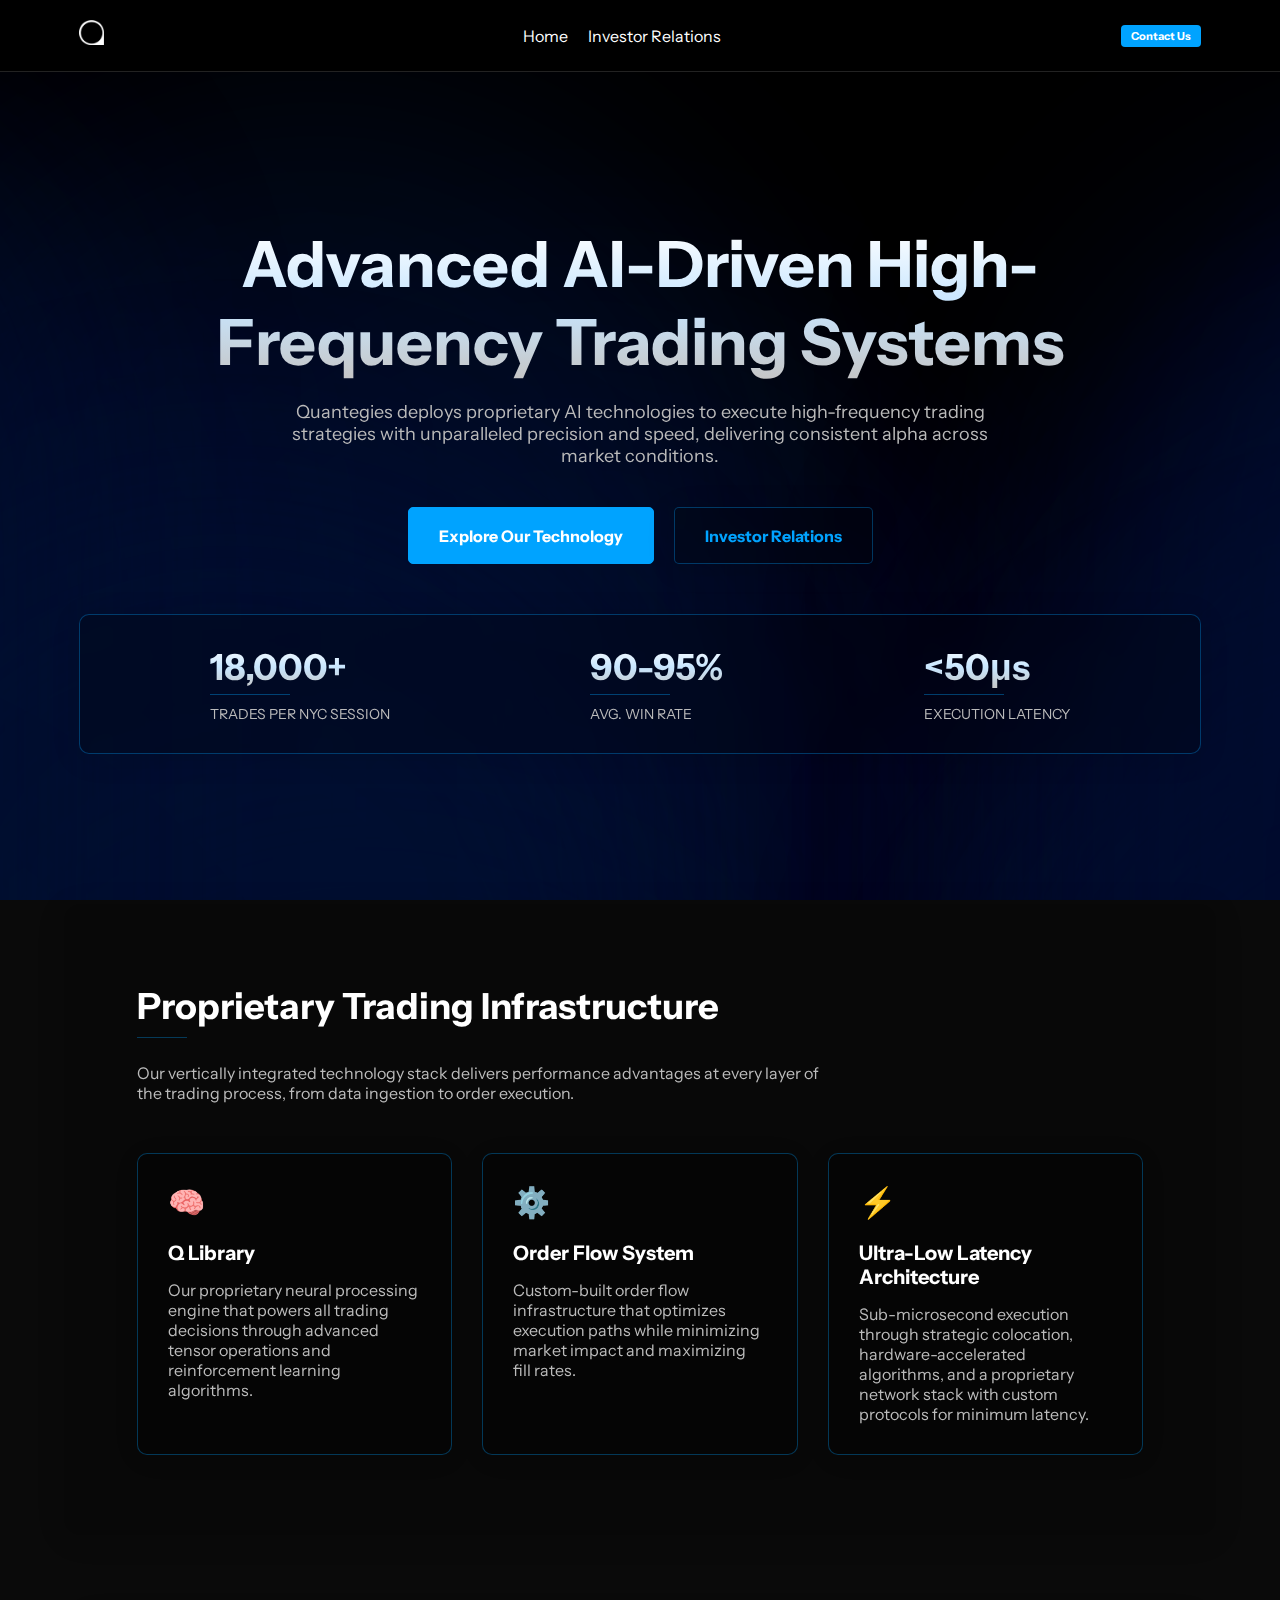
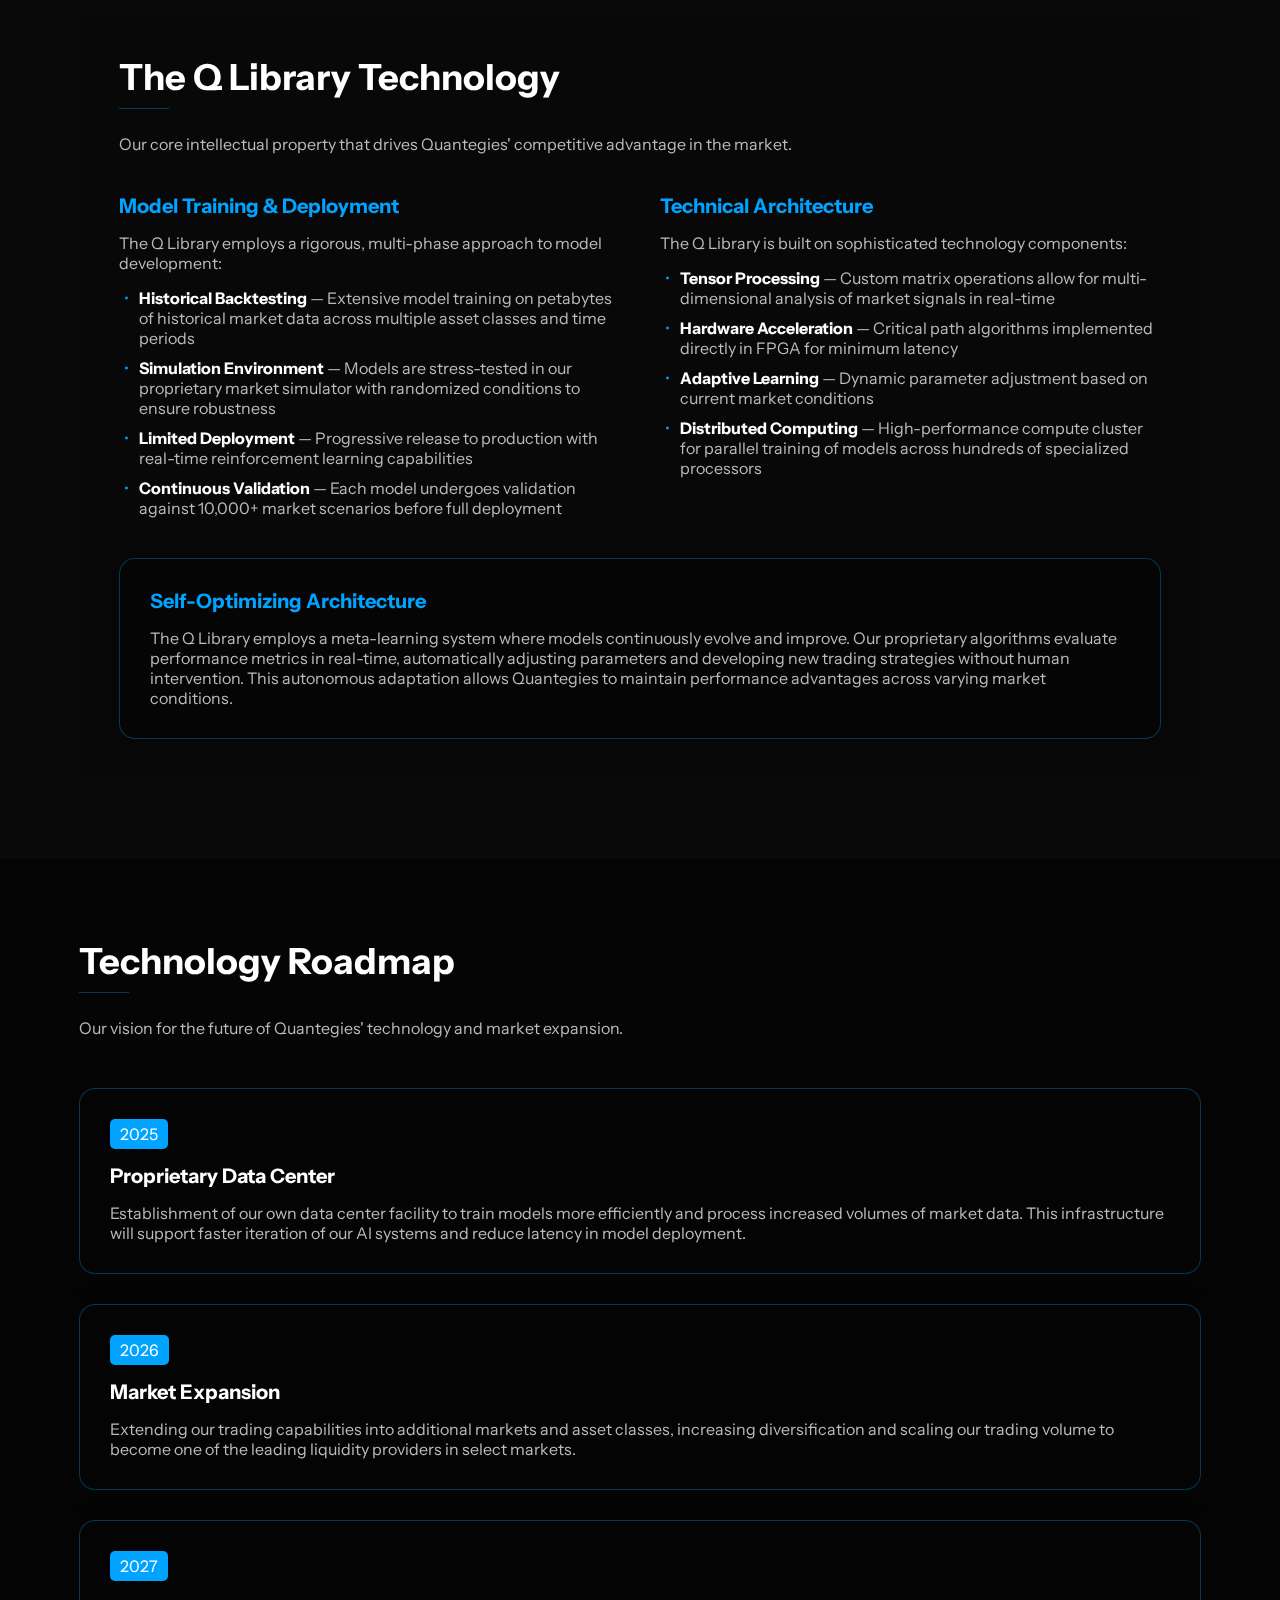
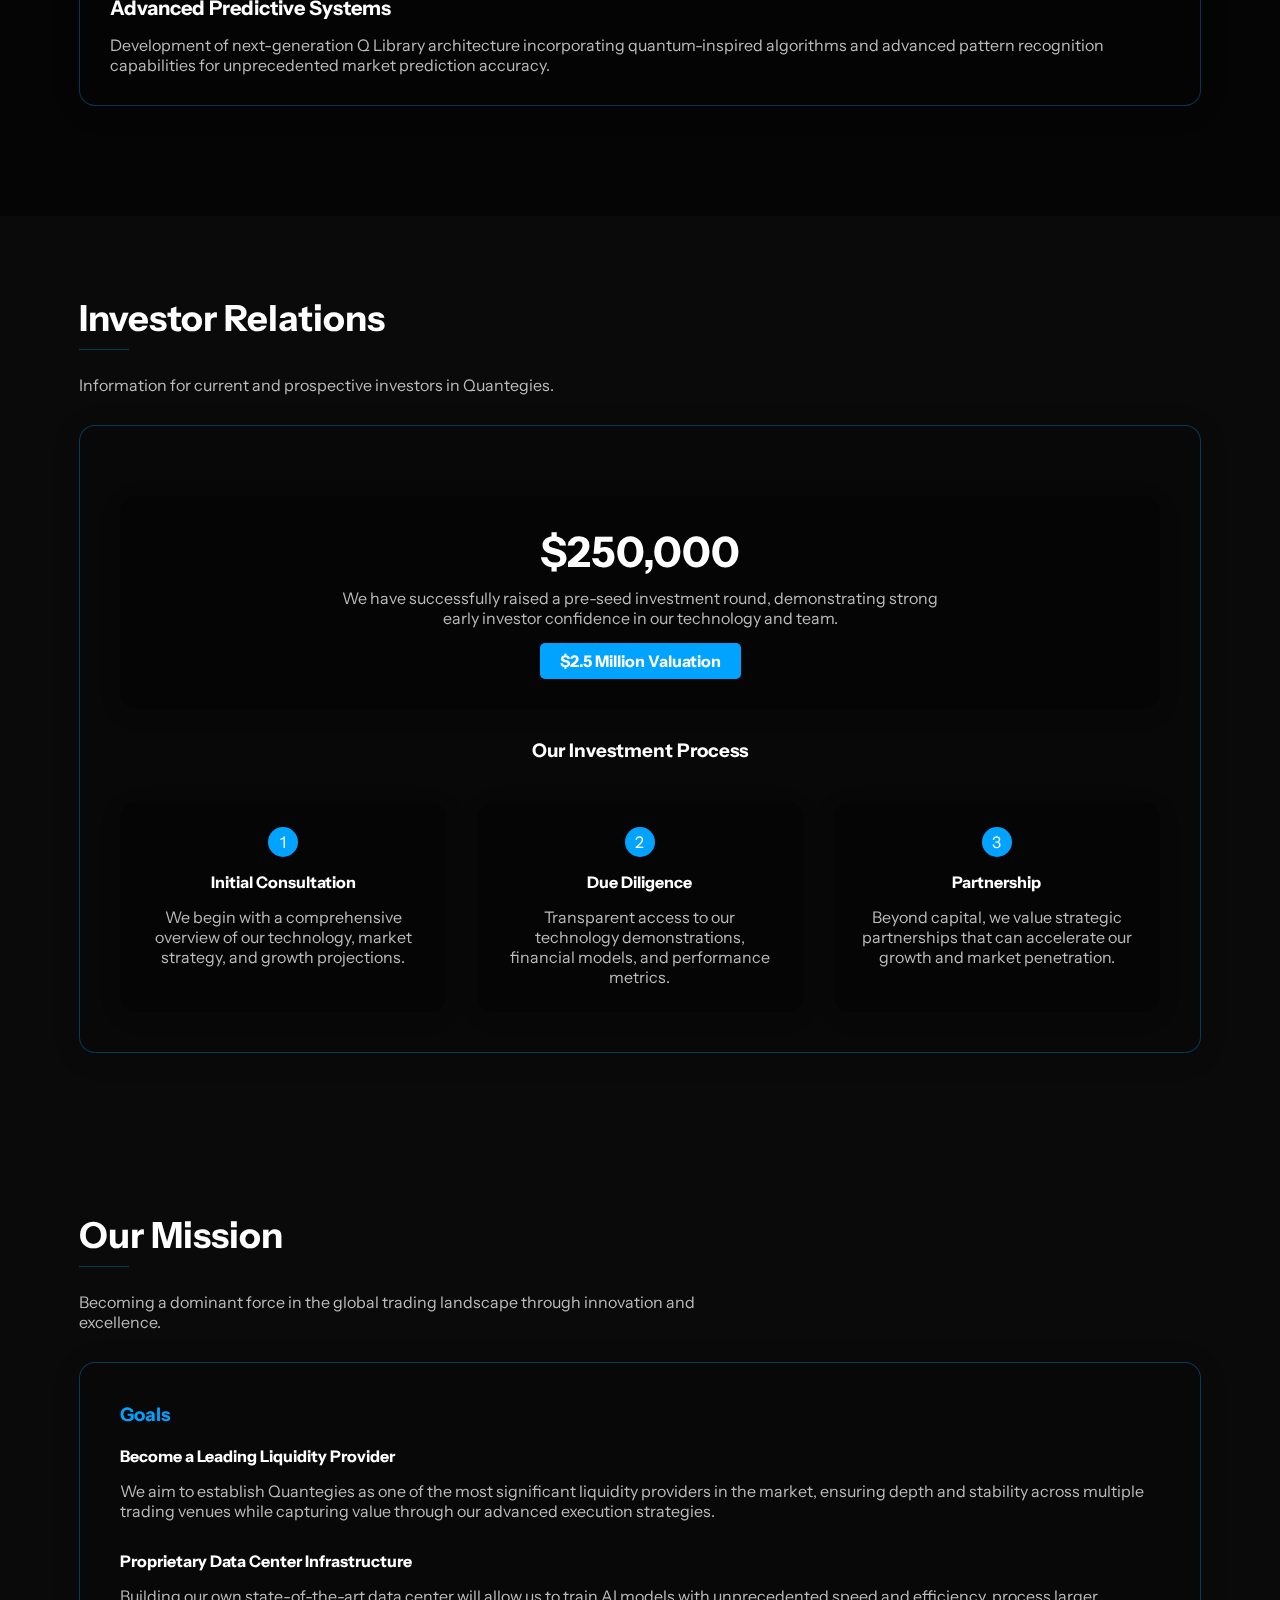
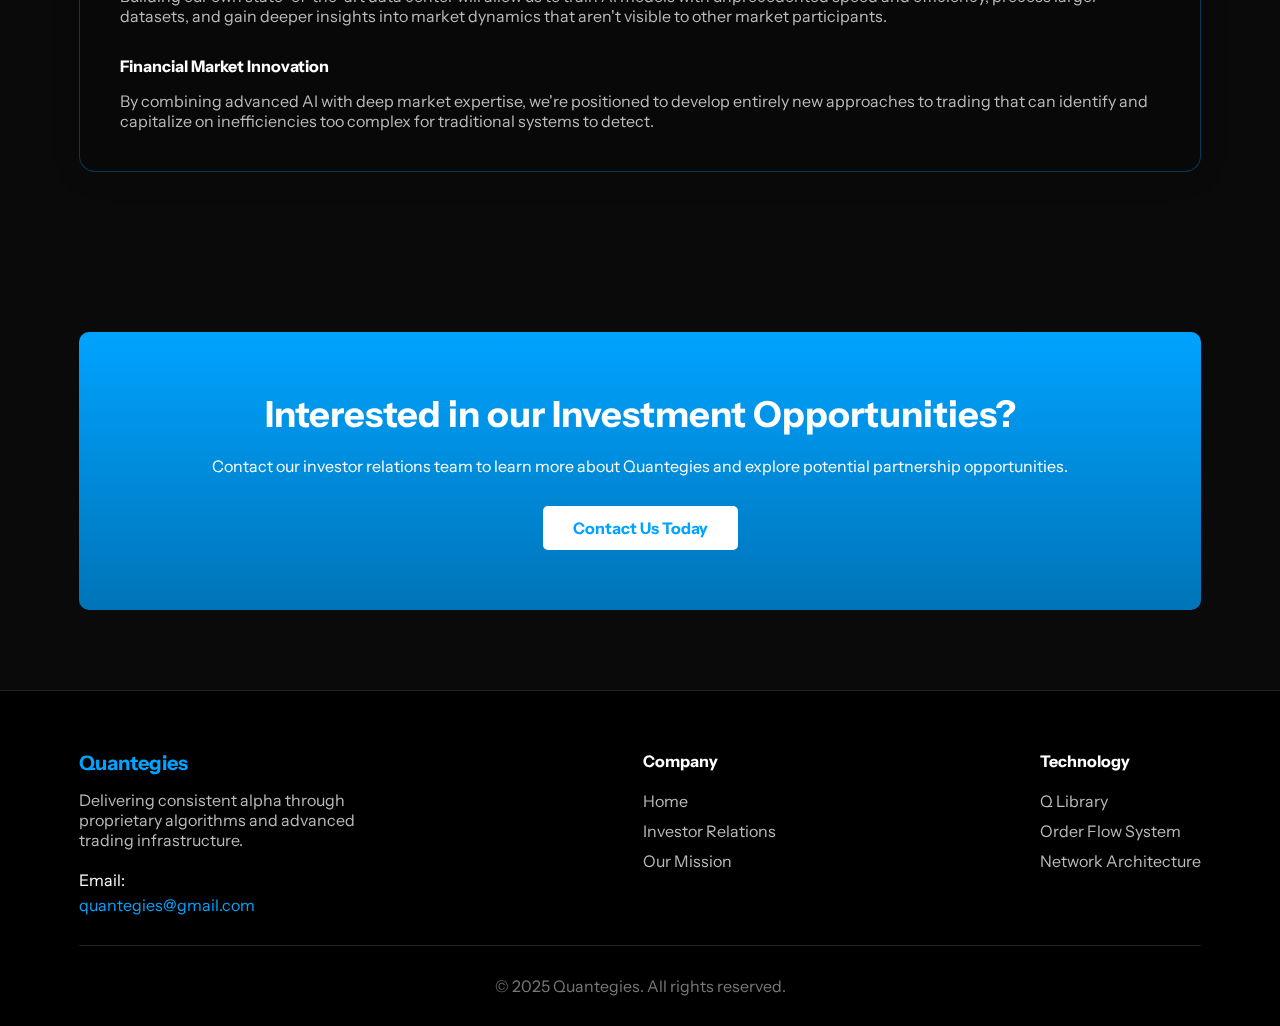
<file: index.html>
<!DOCTYPE html>
<html lang="en">

<head>
    <meta charset="UTF-8">
    <meta name="viewport" content="width=device-width, initial-scale=1.0">
    <title>Quantegies - AI-Driven High-Frequency Trading Systems</title>
    <link rel="preconnect" href="https://fonts.googleapis.com">
<link rel="preconnect" href="https://fonts.gstatic.com" crossorigin>
<link href="https://fonts.googleapis.com/css2?family=Instrument+Sans:wght@400..700&display=swap" rel="stylesheet">
    <link rel="stylesheet" href="./index.css">
</head>

<body>
    <div class="background">
        <span></span>
   <span></span>
   <span></span>
   <span></span>
   <span></span>
   <span></span>
   <span></span>
   <span></span>
   <span></span>
   <span></span>
   <span></span>
   <span></span>
   <span></span>
   <span></span>
   <span></span>
   <span></span>
   <span></span>
   <span></span>
   <span></span>
   <span></span>
   <span></span>
   <span></span>
   <span></span>
   <span></span>
   <span></span>
   <span></span>
   <span></span>
   <span></span>
   <span></span>
   <span></span>
   <span></span>
   <span></span>
   <span></span>
   <span></span>
   <span></span>
   <span></span>
   <span></span>
    </div>
    <div class="content">
        <!-- Header -->
        <header>
            <div class="container header-container">
                <a href="#" class="logo"><img src="./Quantegies signature.png" height="25px" alt=""></a>
                <nav>
                    <ul>
                        <li><a href="#">Home</a></li>
                        <li><a href="#investor">Investor Relations</a></li>
                    </ul>
                </nav>
                <a href="mailto:quantegies@gmail.com" class="contact-btn">Contact Us</a>
            </div>
        </header>

        <!-- Hero Section -->
        <section class="hero">
            <div class="container">
                <h1>Advanced AI-Driven High-Frequency Trading Systems</h1>
                <p>Quantegies deploys proprietary AI technologies to execute high-frequency trading strategies with
                    unparalleled precision and speed, delivering consistent alpha across market conditions.</p>

                <div class="hero-btns">
                    <a href="#q-library" class="primary-btn">Explore Our Technology</a>
                    <a href="#investor" class="secondary-btn">Investor Relations</a>
                </div>

                <div class="stats-box">
                    <div class="stat-item">
                        <div class="stat-number">18,000+</div>
                        <div class="divider"></div>
                        <div class="stat-label">Trades Per NYC Session</div>
                    </div>
                    <div class="stat-item">
                        <div class="stat-number">90-95%</div>
                        <div class="divider"></div>
                        <div class="stat-label">Avg. Win Rate</div>
                    </div>
                    <div class="stat-item">
                        <div class="stat-number">&lt;50μs</div>
                        <div class="divider"></div>
                        <div class="stat-label">Execution Latency</div>
                    </div>
                </div>
            </div>
        </section>

        <!-- Features Section -->
        <section class="features">
            <div class="container">
                <h2 class="section-title">Proprietary Trading Infrastructure</h2>
                <p style="color: #BBBBBB; max-width: 700px; margin-top: 20px;">Our vertically integrated technology
                    stack delivers performance advantages at every layer of the trading process, from data ingestion to
                    order execution.</p>

                <div class="feature-grid">
                    <div class="feature-card">
                        <div class="feature-icon">🧠</div>
                        <h3 class="feature-title">Q Library</h3>
                        <p class="feature-description">Our proprietary neural processing engine that powers all trading
                            decisions through advanced tensor operations and reinforcement learning algorithms.</p>
                    </div>

                    <div class="feature-card">
                        <div class="feature-icon">⚙️</div>
                        <h3 class="feature-title">Order Flow System</h3>
                        <p class="feature-description">Custom-built order flow infrastructure that optimizes execution
                            paths while minimizing market impact and maximizing fill rates.</p>
                    </div>

                    <div class="feature-card">
                        <div class="feature-icon">⚡</div>
                        <h3 class="feature-title">Ultra-Low Latency Architecture</h3>
                        <p class="feature-description">Sub-microsecond execution through strategic colocation, hardware-accelerated algorithms, and a proprietary network stack with custom protocols for minimum latency.</p>
                    </div>
                </div>
            </div>
        </section>

        <!-- Q Library Section -->
        <section class="q-library" id="q-library">
            <div class="container">
                <div class="q-library-box">
                    <h2 class="section-title">The Q Library Technology</h2>
                <p style="color: #BBBBBB; max-width: 700px; margin-top: 20px;">Our core intellectual property that
                    drives Quantegies' competitive advantage in the market.</p>
                    <div class="q-library-grid">
                        <div>
                            <h3 class="detail-title">Model Training & Deployment</h3>
                            <p style="color: #BBBBBB; margin-bottom: 15px;">The Q Library employs a rigorous,
                                multi-phase approach to model development:</p>
                            <ul class="detail-list">
                                <li><strong style="color: #FFFFFF;">Historical Backtesting</strong> — Extensive model
                                    training on petabytes of historical market data across multiple asset classes and
                                    time periods</li>
                                <li><strong style="color: #FFFFFF;">Simulation Environment</strong> — Models are
                                    stress-tested in our proprietary market simulator with randomized conditions to
                                    ensure robustness</li>
                                <li><strong style="color: #FFFFFF;">Limited Deployment</strong> — Progressive release to
                                    production with real-time reinforcement learning capabilities</li>
                                <li><strong style="color: #FFFFFF;">Continuous Validation</strong> — Each model
                                    undergoes validation against 10,000+ market scenarios before full deployment</li>
                            </ul>
                        </div>

                        <div>
                            <h3 class="detail-title">Technical Architecture</h3>
                            <p style="color: #BBBBBB; margin-bottom: 15px;">The Q Library is built on sophisticated
                                technology components:</p>
                            <ul class="detail-list">
                                <li><strong style="color: #FFFFFF;">Tensor Processing</strong> — Custom matrix
                                    operations allow for multi-dimensional analysis of market signals in real-time</li>
                                <li><strong style="color: #FFFFFF;">Hardware Acceleration</strong> — Critical path
                                    algorithms implemented directly in FPGA for minimum latency</li>
                                <li><strong style="color: #FFFFFF;">Adaptive Learning</strong> — Dynamic parameter
                                    adjustment based on current market conditions</li>
                                <li><strong style="color: #FFFFFF;">Distributed Computing</strong> — High-performance
                                    compute cluster for parallel training of models across hundreds of specialized
                                    processors</li>
                            </ul>
                        </div>
                    </div>

                    <div class="highlight-box">
                        <h3 class="detail-title">Self-Optimizing Architecture</h3>
                        <p style="color: #BBBBBB;">The Q Library employs a meta-learning system where models
                            continuously evolve and improve. Our proprietary algorithms evaluate performance metrics in
                            real-time, automatically adjusting parameters and developing new trading strategies without
                            human intervention. This autonomous adaptation allows Quantegies to maintain performance
                            advantages across varying market conditions.</p>
                    </div>
                </div>
            </div>
        </section>

        <!-- Roadmap Section -->
        <section class="roadmap">
            <div class="container">
                <h2 class="section-title">Technology Roadmap</h2>
                <p style="color: #BBBBBB; max-width: 700px; margin-top: 20px;">Our vision for the future of Quantegies'
                    technology and market expansion.</p>

                <div class="roadmap-content">
                    <div class="roadmap-item">
                        <div class="roadmap-date">2025</div>
                        <h3 class="feature-title">Proprietary Data Center</h3>
                        <p style="color: #BBBBBB;">Establishment of our own data center facility to train models more
                            efficiently and process increased volumes of market data. This infrastructure will support
                            faster iteration of our AI systems and reduce latency in model deployment.</p>
                    </div>

                    <div class="roadmap-item">
                        <div class="roadmap-date">2026</div>
                        <h3 class="feature-title">Market Expansion</h3>
                        <p style="color: #BBBBBB;">Extending our trading capabilities into additional markets and asset
                            classes, increasing diversification and scaling our trading volume to become one of the
                            leading liquidity providers in select markets.</p>
                    </div>

                    <div class="roadmap-item">
                        <div class="roadmap-date">2027</div>
                        <h3 class="feature-title">Advanced Predictive Systems</h3>
                        <p style="color: #BBBBBB;">Development of next-generation Q Library architecture incorporating
                            quantum-inspired algorithms and advanced pattern recognition capabilities for unprecedented
                            market prediction accuracy.</p>
                    </div>
                </div>
            </div>
        </section>

        <!-- Investor Section -->
        <section class="investor" id="investor">
            <div class="container">
                    <h2 class="section-title">Investor Relations</h2>
                <p style="color: #BBBBBB; max-width: 700px; margin-top: 20px; margin-bottom: 30px;">Information for current and prospective
                    investors in Quantegies.</p>
                <div class="investor-content">
                    <div class="investment-box">
                        <h6 class="amount">$250,000</h6>
                        <p style="color: #BBBBBB; max-width: 600px; margin: 0 auto;">We have successfully raised a
                            pre-seed investment round, demonstrating strong early investor confidence in our technology
                            and team.</p>
                        <div class="valuation">$2.5 Million Valuation</div>
                    </div>

                    <h3 style="margin-bottom: 30px;">Our Investment Process</h3>
                    <div class="process-grid">
                        <div class="process-item">
                            <div class="process-number">1</div>
                            <h4 style="margin-bottom: 15px;">Initial Consultation</h4>
                            <p style="color: #BBBBBB;">We begin with a comprehensive overview of our technology, market
                                strategy, and growth projections.</p>
                        </div>

                        <div class="process-item">
                            <div class="process-number">2</div>
                            <h4 style="margin-bottom: 15px;">Due Diligence</h4>
                            <p style="color: #BBBBBB;">Transparent access to our technology demonstrations, financial
                                models, and performance metrics.</p>
                        </div>

                        <div class="process-item">
                            <div class="process-number">3</div>
                            <h4 style="margin-bottom: 15px;">Partnership</h4>
                            <p style="color: #BBBBBB;">Beyond capital, we value strategic partnerships that can
                                accelerate our growth and market penetration.</p>
                        </div>
                    </div>
                </div>
            </div>
        </section>

        <!-- About Mission Section -->
        <section class="investor" id="mission">
            <div class="container">
                <h2 class="section-title">Our Mission</h2>
                <p style="color: #BBBBBB; max-width: 700px; margin-top: 20px; margin-bottom: 30px;">Becoming a dominant
                    force in the global trading landscape through innovation and excellence.</p>

                <div class="investor-content" style="text-align: left;">
                    <h3 style="margin-bottom: 20px; color: #00A3FF;">Goals</h3>

                    <div style="margin-bottom: 30px;">
                        <h4 style="margin-bottom: 15px;">Become a Leading Liquidity Provider</h4>
                        <p style="color: #BBBBBB;">We aim to establish Quantegies as one of the most significant
                            liquidity providers in the market, ensuring depth and stability across multiple trading
                            venues while capturing value through our advanced execution strategies.</p>
                    </div>

                    <div style="margin-bottom: 30px;">
                        <h4 style="margin-bottom: 15px;">Proprietary Data Center Infrastructure</h4>
                        <p style="color: #BBBBBB;">Building our own state-of-the-art data center will allow us to train
                            AI models with unprecedented speed and efficiency, process larger datasets, and gain deeper
                            insights into market dynamics that aren't visible to other market participants.</p>
                    </div>

                    <div>
                        <h4 style="margin-bottom: 15px;">Financial Market Innovation</h4>
                        <p style="color: #BBBBBB;">By combining advanced AI with deep market expertise, we're positioned
                            to develop entirely new approaches to trading that can identify and capitalize on
                            inefficiencies too complex for traditional systems to detect.</p>
                    </div>
                </div>
            </div>
        </section>

        <!-- CTA Section -->
        <section class="cta">
            <div class="container">
                <div class="cta-box">
                    <h2 class="cta-title">Interested in our Investment Opportunities?</h2>
                    <p>Contact our investor relations team to learn more about Quantegies and explore potential
                        partnership opportunities.</p>
                    <a href="mailto:quantegies@gmail.com" class="cta-btn">Contact Us Today</a>
                </div>
            </div>
        </section>

        <!-- Footer -->
        <footer>
            <div class="container">
                <div class="footer-content">
                    <div>
                        <div class="footer-logo">Quantegies</div>
                        <p class="footer-description">Delivering consistent alpha through proprietary algorithms and
                            advanced trading infrastructure.</p>
                        <p style="color: #FFFFFF; margin-bottom: 5px;">Email:</p>
                        <a href="mailto:quantegies@gmail.com" class="footer-email">quantegies@gmail.com</a>
                    </div>

                    <div class="footer-column">
                        <h4>Company</h4>
                        <ul>
                            <li><a href="#">Home</a></li>
                            <li><a href="#investor">Investor Relations</a></li>
                            <li><a href="#mission">Our Mission</a></li>
                        </ul>
                    </div>

                    <div class="footer-column">
                        <h4>Technology</h4>
                        <ul>
                            <li><a href="#q-library">Q Library</a></li>
                            <li><a href="#">Order Flow System</a></li>
                            <li><a href="#">Network Architecture</a></li>
                        </ul>
                    </div>
                </div>

                <div class="copyright">
                    © 2025 Quantegies. All rights reserved.
                </div>
            </div>
        </footer>
    </div>


    <script>
        // Simple scroll behavior for navigation
        document.querySelectorAll('a[href^="#"]').forEach(anchor => {
            anchor.addEventListener('click', function (e) {
                e.preventDefault();

                const targetId = this.getAttribute('href');
                if (targetId === "#") return;

                const targetElement = document.querySelector(targetId);
                if (targetElement) {
                    window.scrollTo({
                        top: targetElement.offsetTop - 80,
                        behavior: 'smooth'
                    });
                }
            });
        });
    </script>
</body>

</html>
</file>
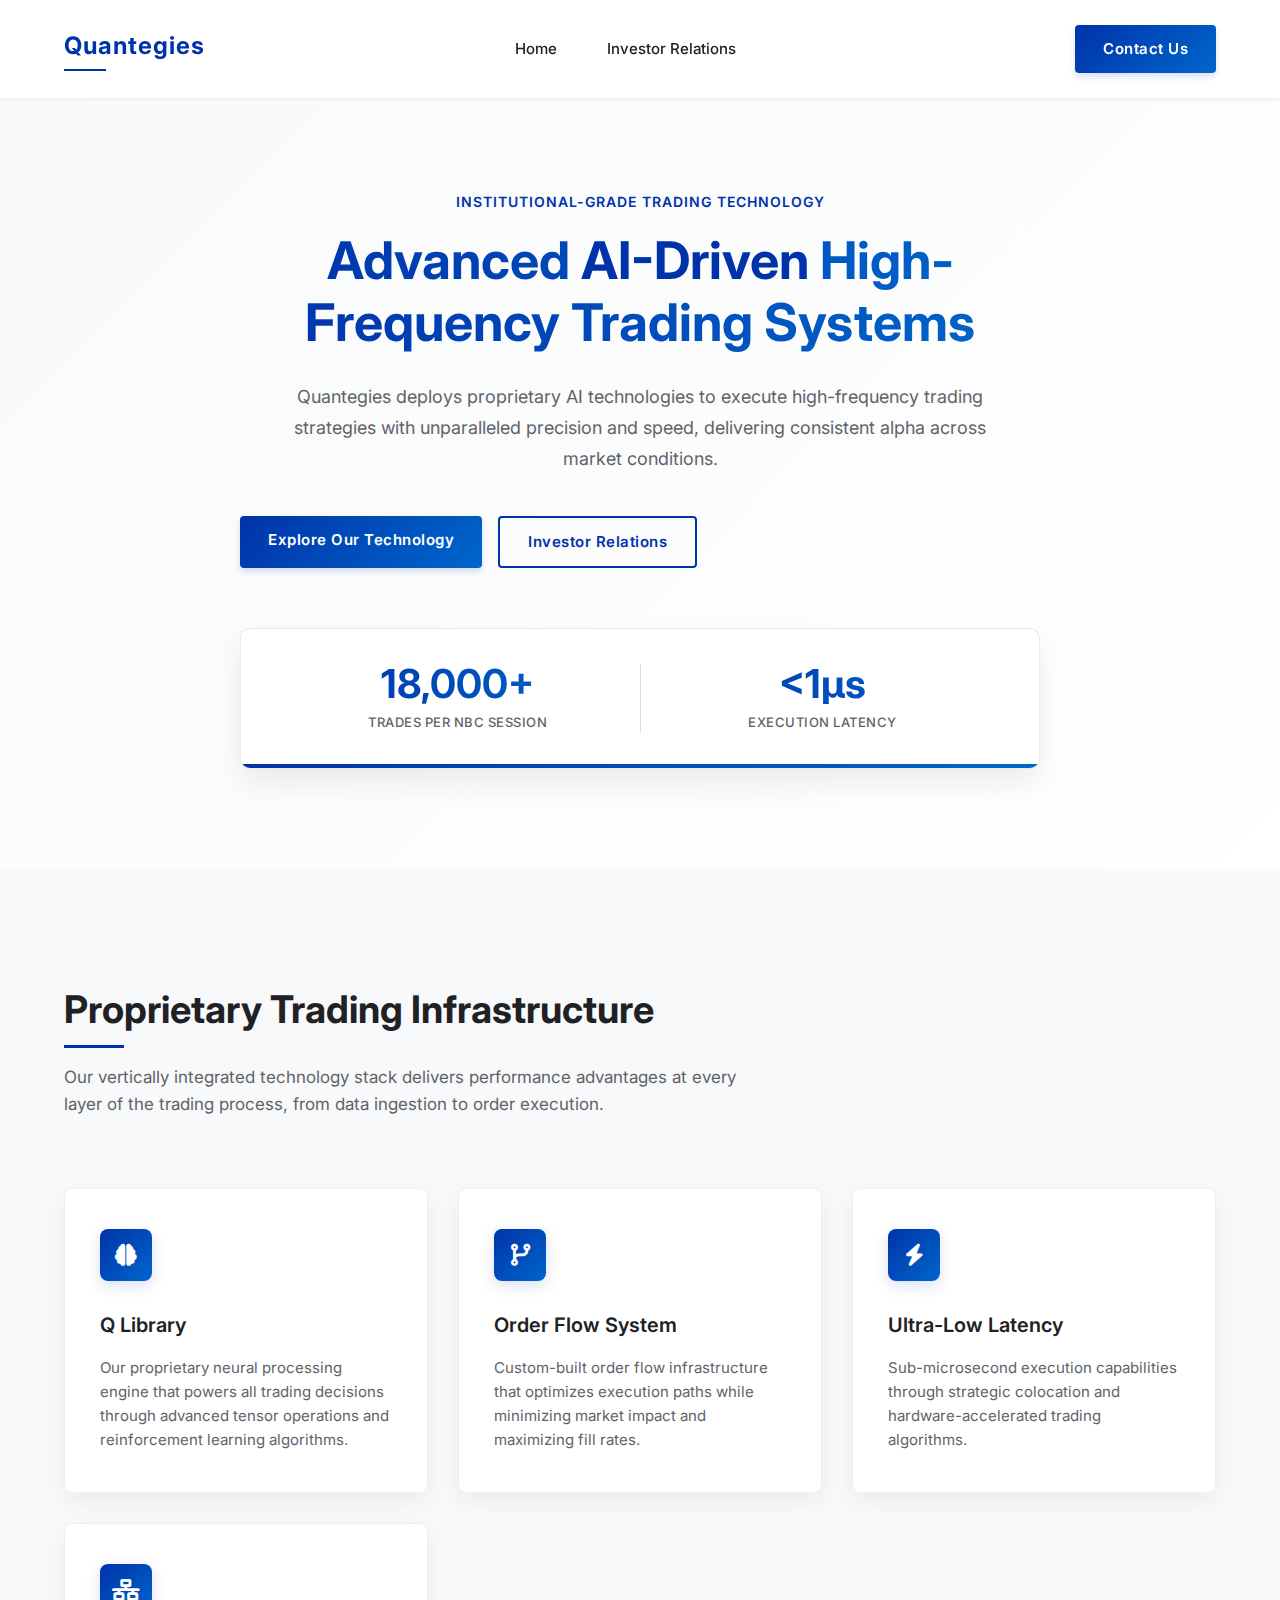
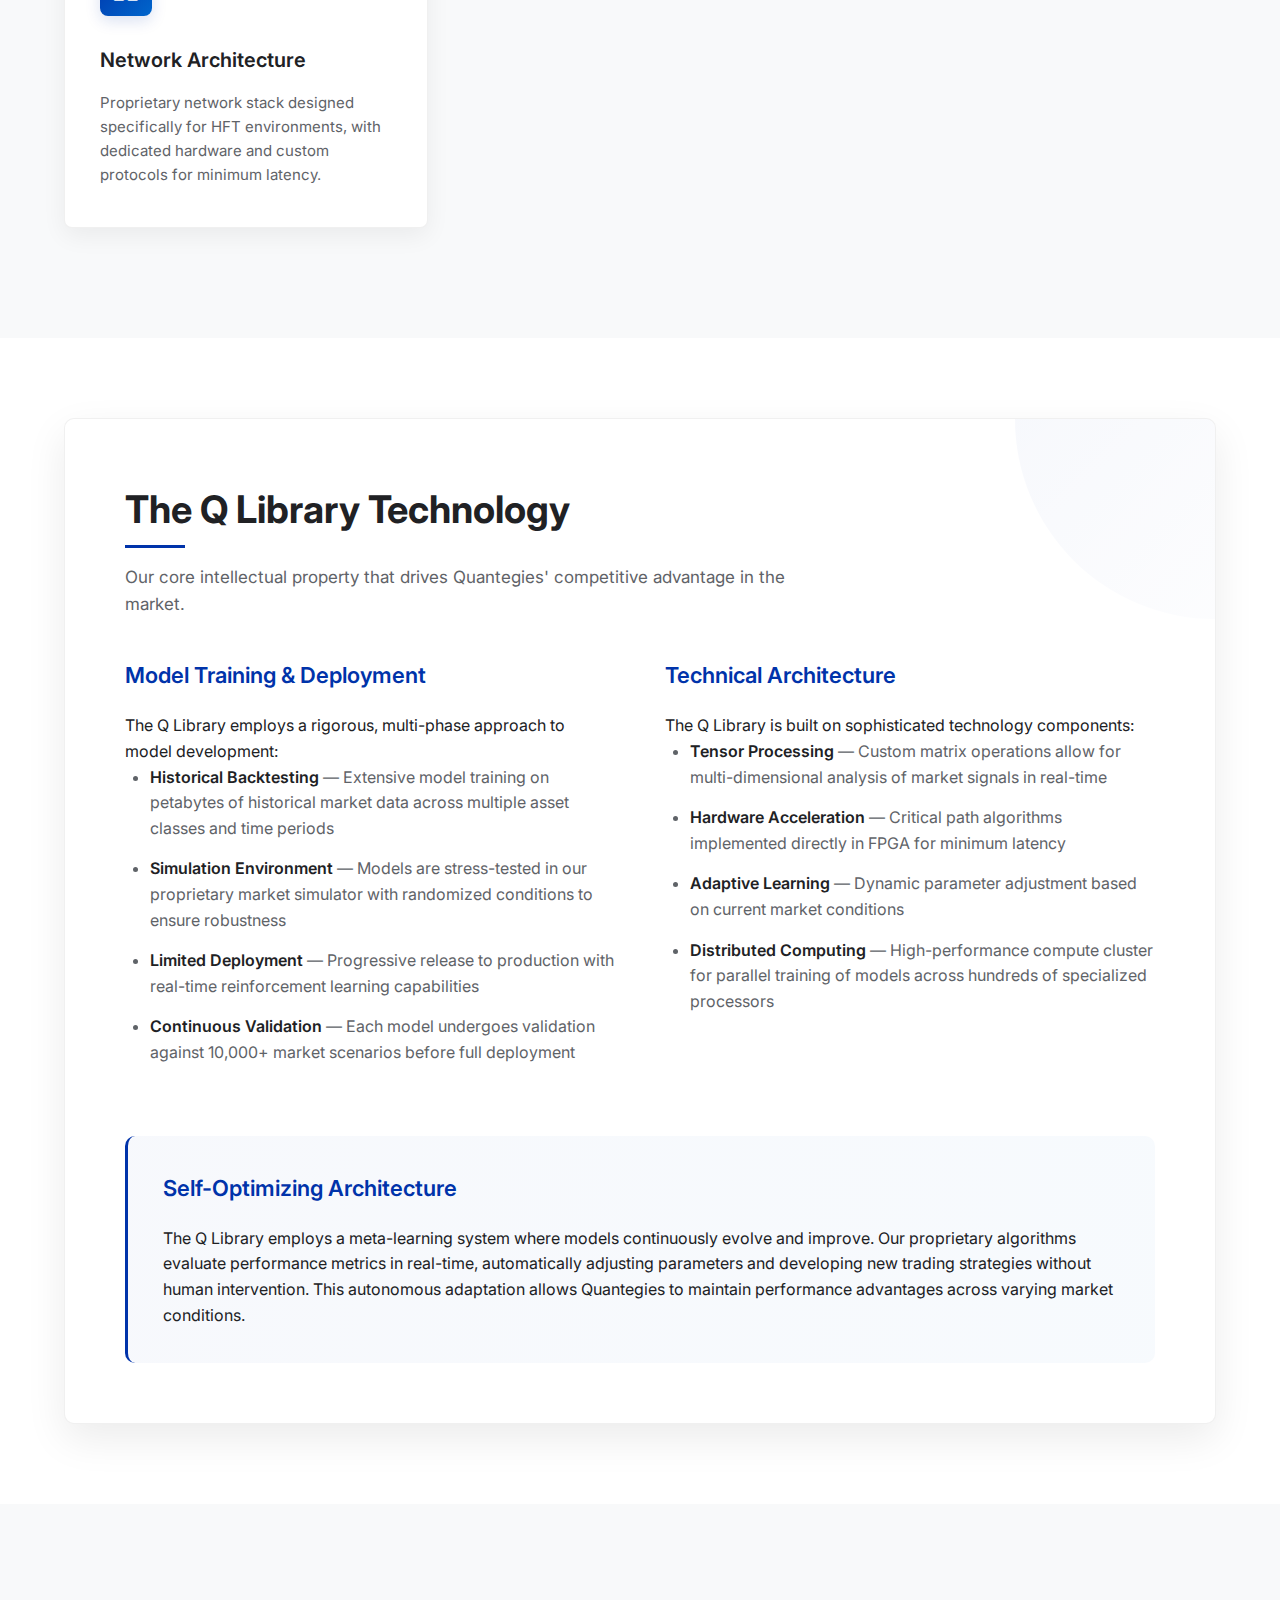
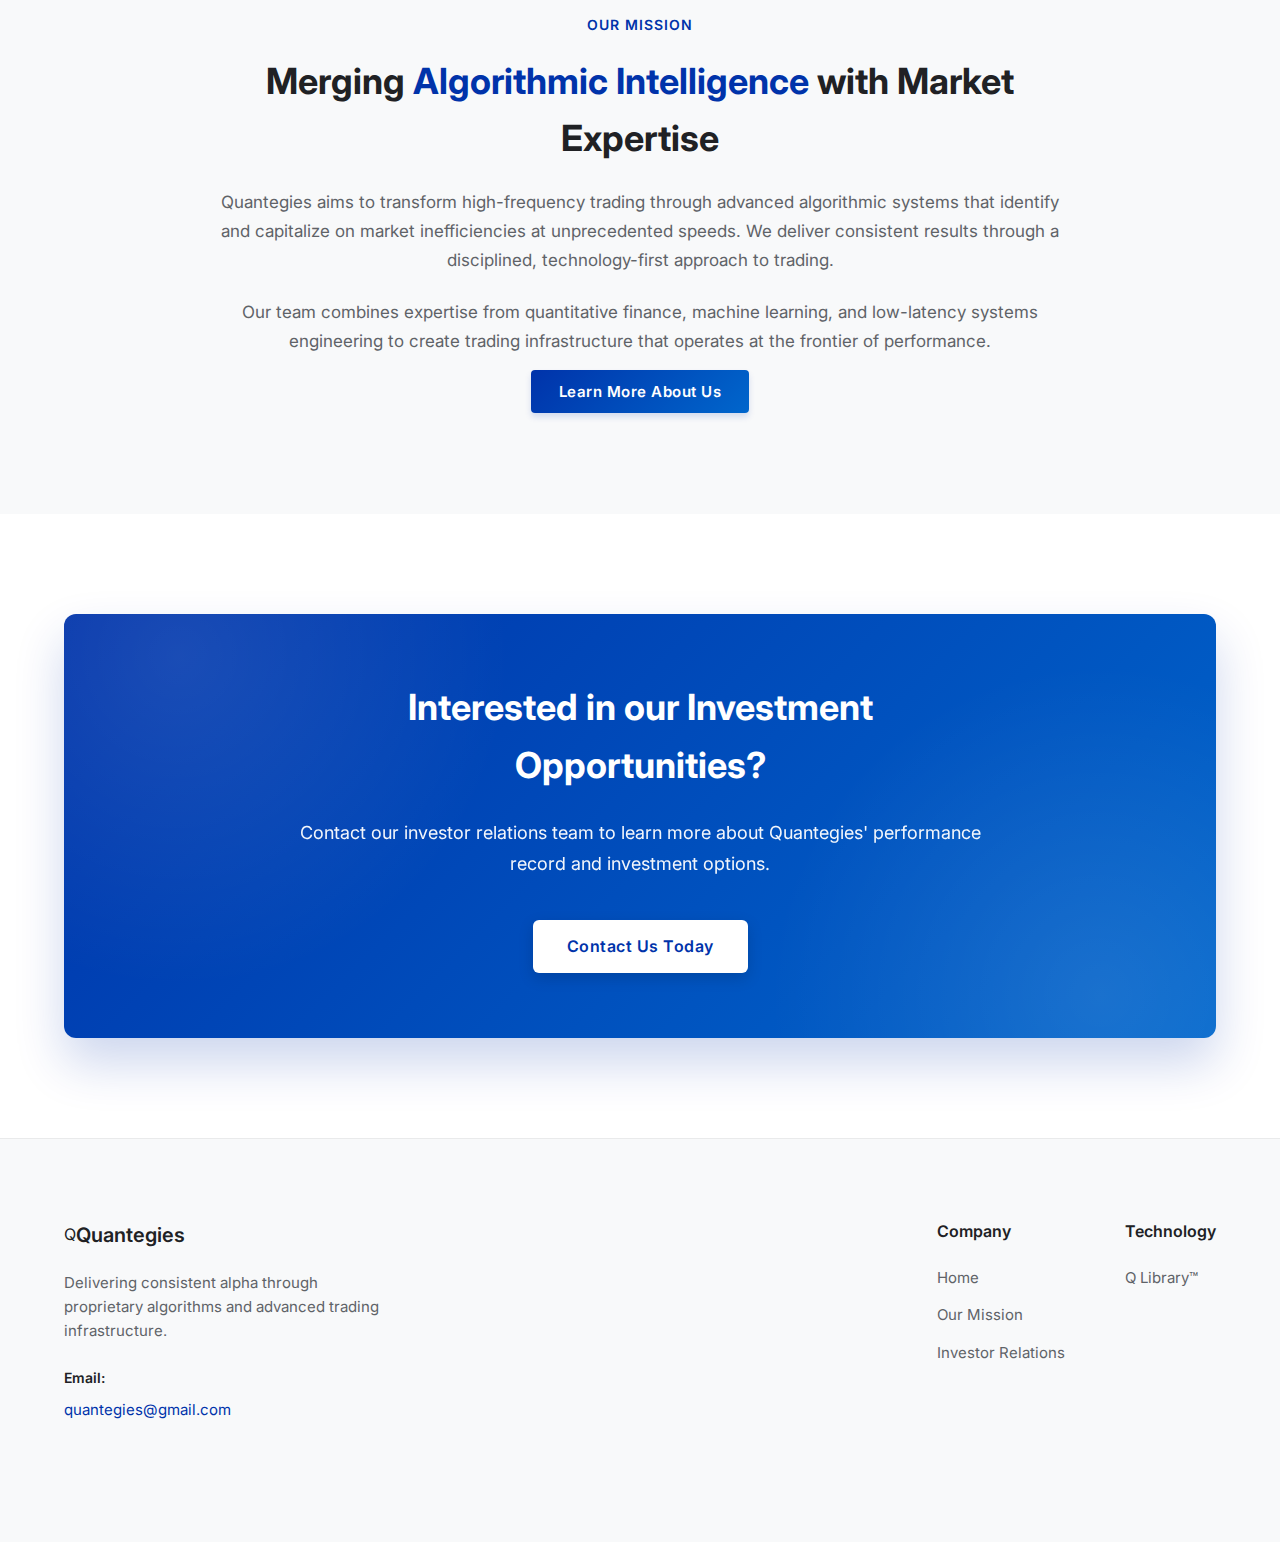
<file: Index.html>
.hero {
            position: relative;
            min-height: 85vh;
            display: flex;
            align-items: center;
            padding: 140px 0 100px;
            background: linear-gradient(135deg, var(--off-white), var(--white));
            overflow: hidden;
        }

        .hero-bg {
            position: absolute;
            top<!DOCTYPE html>
<html lang="en">
<head>
    <meta charset="UTF-8">
    <meta name="viewport" content="width=device-width, initial-scale=1.0">
    <title>Quantegies | Advanced Algorithmic Trading Solutions</title>
    <style>
        :root {
            --primary: #0033AA;
            --primary-light: #0055CC; 
            --secondary: #D50000;
            --accent: #00B8D4;
            --dark: #121212;
            --white: #FFFFFF;
            --off-white: #F8F9FA;
            --light-gray: #E8EAED;
            --gray: #DADCE0;
            --medium-gray: #5F6368;
            --text: #202124;
            --text-light: #5F6368;
            --text-dark: #202124;
            --gradient-start: #0033AA;
            --gradient-end: #0066CC;
        }

        * {
            margin: 0;
            padding: 0;
            box-sizing: border-box;
            font-family: 'Inter', sans-serif;
        }

        body {
            background: var(--white);
            color: var(--text);
            overflow-x: hidden;
            line-height: 1.6;
        }

        .container {
            max-width: 1200px;
            margin: 0 auto;
            padding: 0 24px;
        }

        /* Header Styles */
        header {
            position: fixed;
            top: 0;
            left: 0;
            width: 100%;
            padding: 25px 0;
            background: rgba(255, 255, 255, 0.98);
            backdrop-filter: blur(10px);
            z-index: 1000;
            border-bottom: 1px solid rgba(0, 0, 0, 0.06);
            box-shadow: 0 1px 3px rgba(0, 0, 0, 0.05);
        }

        .header-container {
            display: flex;
            justify-content: space-between;
            align-items: center;
        }

        .logo {
            font-size: 24px;
            font-weight: 700;
            color: var(--primary);
            text-decoration: none;
            letter-spacing: 1px;
            position: relative;
            padding-bottom: 5px;
        }
        
        .logo:after {
            content: '';
            position: absolute;
            bottom: 0;
            left: 0;
            width: 30%;
            height: 2px;
            background: var(--primary);
        }

        nav ul {
            display: flex;
            list-style: none;
            margin-left: auto;
            margin-right: 30px;
        }

        nav ul li {
            margin: 0 25px;
        }

        nav ul li a {
            color: var(--text);
            text-decoration: none;
            font-size: 15px;
            font-weight: 500;
            transition: color 0.2s ease;
            position: relative;
        }

        nav ul li a:hover {
            color: var(--primary);
        }

        .cta-button {
            background: linear-gradient(135deg, var(--gradient-start), var(--gradient-end));
            color: var(--white);
            padding: 12px 28px;
            border-radius: 4px;
            text-decoration: none;
            font-weight: 600;
            font-size: 15px;
            transition: all 0.3s ease;
            letter-spacing: 0.5px;
            border: none;
            box-shadow: 0 4px 6px rgba(0, 51, 170, 0.15);
        }

        .cta-button:hover {
            background: linear-gradient(135deg, var(--gradient-end), var(--gradient-start));
            transform: translateY(-2px);
            box-shadow: 0 7px 14px rgba(0, 51, 170, 0.2);
        }

        /* Hero Section */
        .hero {
            position: relative;
            min-height: 85vh;
            display: flex;
            align-items: center;
            padding: 140px 0 100px;
            background: linear-gradient(135deg, var(--off-white), var(--white));
            overflow: hidden;
        }

        .hero-bg {
            position: absolute;
            top: 0;
            left: 0;
            width: 100%;
            height: 100%;
            z-index: -1;
        }

        .grid-overlay {
            position: absolute;
            top: 0;
            left: 0;
            width: 100%;
            height: 100%;
            background-image: 
                linear-gradient(135deg, rgba(0, 51, 170, 0.02) 1px, transparent 1px),
                linear-gradient(45deg, rgba(0, 51, 170, 0.02) 1px, transparent 1px);
            background-size: 30px 30px;
            z-index: -1;
        }

        .hero-content {
            max-width: 800px;
            position: relative;
            z-index: 1;
            margin: 0 auto;
            text-align: center;
        }

        .eyebrow {
            font-size: 14px;
            font-weight: 600;
            letter-spacing: 1px;
            color: var(--primary);
            margin-bottom: 16px;
            display: block;
            text-transform: uppercase;
        }

        .hero-title {
            font-size: 52px;
            font-weight: 700;
            line-height: 1.2;
            margin-bottom: 28px;
            color: var(--text-dark);
            background: linear-gradient(to right, var(--gradient-start), var(--gradient-end));
            -webkit-background-clip: text;
            background-clip: text;
            color: transparent;
        }

        .hero-title span {
            color: var(--primary);
            position: relative;
            display: inline-block;
        }

        .hero-subtitle {
            font-size: 18px;
            line-height: 1.7;
            margin-bottom: 42px;
            color: var(--text-light);
            max-width: 720px;
            margin-left: auto;
            margin-right: auto;
        }

        .hero-buttons {
            display: flex;
            gap: 16px;
        }

        .secondary-button {
            background: transparent;
            color: var(--primary);
            padding: 12px 28px;
            border-radius: 4px;
            text-decoration: none;
            font-weight: 600;
            font-size: 15px;
            border: 2px solid var(--primary);
            transition: all 0.3s ease;
            letter-spacing: 0.5px;
        }

        .secondary-button:hover {
            background: rgba(0, 51, 170, 0.05);
            transform: translateY(-2px);
            box-shadow: 0 4px 8px rgba(0, 51, 170, 0.1);
        }

        .hero-image {
            position: absolute;
            right: 5%;
            top: 50%;
            transform: translateY(-50%);
            width: 40%;
            max-width: 550px;
            z-index: 0;
        }

        .stats-card {
            display: flex;
            background: var(--white);
            border: 1px solid rgba(0, 0, 0, 0.08);
            border-radius: 10px;
            padding: 35px;
            margin-top: 60px;
            box-shadow: 0 15px 30px rgba(0, 0, 0, 0.07);
            justify-content: space-between;
            position: relative;
            overflow: hidden;
        }
        
        .stats-card:after {
            content: '';
            position: absolute;
            bottom: 0;
            left: 0;
            right: 0;
            height: 4px;
            background: linear-gradient(to right, var(--gradient-start), var(--gradient-end));
        }

        .stat-item {
            text-align: center;
            padding: 0 30px;
            border-right: 1px solid var(--gray);
            flex: 1;
        }

        .stat-item:last-child {
            border-right: none;
        }

        .stat-number {
            font-size: 40px;
            font-weight: 700;
            color: var(--primary);
            margin-bottom: 8px;
            line-height: 1;
            background: linear-gradient(to right, var(--gradient-start), var(--gradient-end));
            -webkit-background-clip: text;
            background-clip: text;
            color: transparent;
        }

        .stat-label {
            font-size: 13px;
            color: var(--text-light);
            letter-spacing: 0.5px;
            font-weight: 500;
            text-transform: uppercase;
        }

        /* Features Section */
        .features {
            padding: 110px 0;
            position: relative;
            background-color: var(--off-white);
        }

        .section-header {
            text-align: left;
            max-width: 800px;
            margin: 0 0 70px;
        }

        .section-title {
            font-size: 38px;
            font-weight: 700;
            margin-bottom: 24px;
            color: var(--text-dark);
            position: relative;
            display: inline-block;
        }
        
        .section-title:after {
            content: '';
            position: absolute;
            bottom: -8px;
            left: 0;
            width: 60px;
            height: 3px;
            background: var(--primary);
        }

        .section-subtitle {
            font-size: 17px;
            line-height: 1.6;
            color: var(--text-light);
            max-width: 700px;
        }

        .features-grid {
            display: grid;
            grid-template-columns: repeat(auto-fit, minmax(280px, 1fr));
            gap: 30px;
        }

        .feature-card {
            background: var(--white);
            border: 1px solid rgba(0, 0, 0, 0.06);
            border-radius: 8px;
            padding: 40px 35px;
            position: relative;
            transition: transform 0.4s ease, box-shadow 0.4s ease;
            box-shadow: 0 8px 24px rgba(0, 0, 0, 0.06);
            overflow: hidden;
        }

        .feature-card:before {
            content: '';
            position: absolute;
            top: 0;
            left: 0;
            width: 4px;
            height: 0;
            background: linear-gradient(to bottom, var(--primary), var(--primary-light));
            transition: height 0.4s ease;
        }

        .feature-card:hover {
            transform: translateY(-10px);
            box-shadow: 0 16px 32px rgba(0, 0, 0, 0.09);
        }
        
        .feature-card:hover:before {
            height: 100%;
        }

        .feature-icon {
            width: 52px;
            height: 52px;
            background: linear-gradient(135deg, var(--gradient-start), var(--gradient-end));
            border-radius: 8px;
            display: flex;
            align-items: center;
            justify-content: center;
            margin-bottom: 28px;
            color: var(--white);
            box-shadow: 0 5px 15px rgba(0, 51, 170, 0.15);
        }

        .feature-icon i {
            font-size: 22px;
        }

        .feature-title {
            font-size: 20px;
            font-weight: 600;
            margin-bottom: 15px;
            color: var(--text-dark);
        }

        .feature-description {
            font-size: 15px;
            line-height: 1.6;
            color: var(--text-light);
        }

        /* Q Library Detail Section */
        .q-library-section {
            padding: 80px 0;
            background: var(--white);
        }

        .detail-card {
            background: var(--white);
            border: 1px solid rgba(0, 0, 0, 0.06);
            border-radius: 10px;
            padding: 60px;
            box-shadow: 0 15px 40px rgba(0, 0, 0, 0.08);
            position: relative;
            overflow: hidden;
        }
        
        .detail-card:after {
            content: '';
            position: absolute;
            top: 0;
            right: 0;
            width: 200px;
            height: 200px;
            background: linear-gradient(135deg, rgba(0, 51, 170, 0.03), rgba(0, 51, 170, 0.01));
            border-bottom-left-radius: 100%;
            z-index: 0;
        }

        .detail-grid {
            display: grid;
            grid-template-columns: 1fr 1fr;
            gap: 50px;
            margin-top: 40px;
        }

        .detail-title {
            font-size: 22px;
            font-weight: 600;
            margin-bottom: 20px;
            color: var(--primary);
            display: inline-block;
            position: relative;
        }

        .detail-list {
            padding-left: 25px;
            margin-bottom: 30px;
            color: var(--text-light);
        }

        .detail-list li {
            margin-bottom: 15px;
            position: relative;
        }
        
        .detail-list li strong {
            color: var(--text-dark);
            font-weight: 600;
        }

        .highlight-box {
            background: linear-gradient(to right, rgba(0, 51, 170, 0.03), rgba(0, 102, 204, 0.03));
            border-radius: 10px;
            padding: 35px;
            margin-top: 40px;
            border-left: 3px solid var(--primary);
        }

        /* About Section */
        .about {
            padding: 110px 0;
            position: relative;
            background: var(--off-white);
        }

        .about-content {
            display: flex;
            flex-direction: column;
            align-items: center;
            justify-content: center;
            text-align: center;
            max-width: 900px;
            margin: 0 auto;
        }

        .about-text {
            width: 100%;
        }

        .about-title {
            font-size: 36px;
            font-weight: 700;
            margin-bottom: 20px;
            color: var(--text-dark);
        }

        .about-title span {
            color: var(--primary);
        }

        .about-description {
            font-size: 17px;
            line-height: 1.7;
            margin-bottom: 24px;
            color: var(--text-light);
        }

        .about-image {
            flex: 1;
            position: relative;
        }

        .image-wrapper {
            position: relative;
            width: 100%;
            max-width: 500px;
            height: 380px;
            border-radius: 8px;
            overflow: hidden;
            box-shadow: 0 15px 30px rgba(0, 0, 0, 0.1);
        }

        .image-wrapper img {
            width: 100%;
            height: 100%;
            object-fit: cover;
        }

        /* CTA Section */
        .cta-section {
            padding: 100px 0;
            background-color: var(--white);
            position: relative;
        }

        .cta-container {
            background: linear-gradient(135deg, var(--gradient-start), var(--gradient-end));
            border-radius: 12px;
            padding: 65px;
            text-align: center;
            position: relative;
            z-index: 1;
            color: var(--white);
            box-shadow: 0 25px 50px rgba(0, 51, 170, 0.2);
            overflow: hidden;
        }

        .cta-pattern {
            position: absolute;
            top: 0;
            left: 0;
            width: 100%;
            height: 100%;
            background: 
                radial-gradient(circle at 10% 10%, rgba(255, 255, 255, 0.1) 0%, transparent 30%),
                radial-gradient(circle at 90% 90%, rgba(255, 255, 255, 0.1) 0%, transparent 30%);
            z-index: 0;
        }

        .cta-content {
            position: relative;
            z-index: 1;
            max-width: 700px;
            margin: 0 auto;
        }

        .cta-title {
            font-size: 36px;
            font-weight: 700;
            margin-bottom: 24px;
            color: var(--white);
        }

        .cta-text {
            font-size: 18px;
            line-height: 1.7;
            margin-bottom: 40px;
            opacity: 0.95;
            max-width: 700px;
            margin-left: auto;
            margin-right: auto;
        }

        .cta-button-white {
            background: var(--white);
            color: var(--primary);
            padding: 14px 34px;
            border-radius: 6px;
            text-decoration: none;
            font-weight: 600;
            font-size: 16px;
            transition: all 0.3s ease;
            display: inline-block;
            box-shadow: 0 5px 15px rgba(0, 0, 0, 0.15);
            letter-spacing: 0.5px;
        }

        .cta-button-white:hover {
            background: rgba(255, 255, 255, 0.95);
            transform: translateY(-3px);
            box-shadow: 0 8px 20px rgba(0, 0, 0, 0.2);
        }

        /* Footer */
        footer {
            background: var(--off-white);
            padding: 80px 0 40px;
            border-top: 1px solid rgba(0, 0, 0, 0.06);
        }

        .footer-content {
            display: flex;
            justify-content: space-between;
            align-items: flex-start;
            margin-bottom: 60px;
        }

        .footer-logo-section {
            max-width: 320px;
        }

        .footer-logo {
            display: flex;
            align-items: center;
            margin-bottom: 20px;
        }

        .footer-logo-text {
            font-size: 20px;
            font-weight: 600;
            color: var(--text-dark);
        }

        .footer-description {
            font-size: 15px;
            line-height: 1.6;
            color: var(--text-light);
            margin-bottom: 24px;
        }

        .contact-info {
            margin-bottom: 20px;
        }

        .contact-label {
            font-size: 14px;
            font-weight: 600;
            color: var(--text-dark);
            margin-bottom: 8px;
        }

        .contact-email {
            font-size: 15px;
            color: var(--primary);
            text-decoration: none;
            transition: color 0.2s ease;
        }

        .contact-email:hover {
            color: var(--primary-light);
        }

        .footer-links {
            display: flex;
            gap: 60px;
        }

        .footer-links-column h4 {
            font-size: 16px;
            font-weight: 600;
            margin-bottom: 20px;
            color: var(--text-dark);
        }

        .footer-links-column ul {
            list-style: none;
        }

        .footer-links-column ul li {
            margin-bottom: 12px;
        }

        .footer-links-column ul li a {
            color: var(--text-light);
            text-decoration: none;
            font-size: 15px;
            transition: color 0.2s ease;
        }

        .footer-links-column ul li a:hover {
            color: var(--primary);
        }

        .footer-bottom {
            padding-top: 30px;
            border-top: 1px solid rgba(0, 0, 0, 0.08);
            display: flex;
            justify-content: space-between;
            align-items: center;
        }

        .copyright {
            font-size: 14px;
            color: var(--text-light);
        }

        /* Responsive */
        @media (max-width: 1100px) {
            .hero-image {
                width: 35%;
            }
            
            .detail-grid {
                grid-template-columns: 1fr;
                gap: 40px;
            }
        }

        @media (max-width: 900px) {
            .hero {
                padding: 120px 0 80px;
            }
            
            .hero-title {
                font-size: 36px;
            }
            
            .hero-image {
                position: relative;
                width: 80%;
                max-width: 400px;
                margin: 60px auto 0;
                transform: none;
                top: auto;
                right: auto;
                display: block;
            }
            
            .hero-content {
                max-width: 100%;
                text-align: center;
            }
            
            .hero-buttons {
                justify-content: center;
            }
            
            .section-header {
                text-align: center;
                margin-left: auto;
                margin-right: auto;
            }
            
            .section-subtitle {
                margin-left: auto;
                margin-right: auto;
            }
            
            .about-content {
                flex-direction: column;
            }
            
            .about-text {
                order: 2;
                text-align: center;
            }
            
            .about-image {
                order: 1;
                margin-bottom: 40px;
            }
            
            .image-wrapper {
                margin: 0 auto;
            }
            
            .footer-content {
                flex-direction: column;
                gap: 40px;
            }
            
            .footer-logo-section {
                max-width: 100%;
                margin-bottom: 20px;
                text-align: center;
            }
            
            .footer-logo {
                justify-content: center;
            }
            
            .footer-links {
                width: 100%;
                justify-content: space-around;
            }
        }

        @media (max-width: 600px) {
            .header-container {
                flex-direction: column;
                gap: 20px;
            }
            
            nav ul {
                margin: 15px 0;
                flex-wrap: wrap;
                justify-content: center;
            }
            
            nav ul li {
                margin: 0 15px 10px;
            }
            
            .hero-title {
                font-size: 32px;
            }
            
            .stats-card {
                flex-direction: column;
                gap: 30px;
            }
            
            .stat-item {
                border-right: none;
                border-bottom: 1px solid var(--gray);
                padding-bottom: 20px;
            }
            
            .stat-item:last-child {
                border-bottom: none;
            }
            
            .features-grid {
                grid-template-columns: 1fr;
            }
            
            .section-title, .about-title {
                font-size: 28px;
            }
            
            .cta-container {
                padding: 40px 30px;
            }
            
            .cta-title {
                font-size: 26px;
            }
            
            .footer-links {
                flex-direction: column;
                gap: 30px;
            }
            
            .footer-bottom {
                flex-direction: column;
                gap: 15px;
                text-align: center;
            }
        }
    </style>
    <link href="https://cdnjs.cloudflare.com/ajax/libs/font-awesome/6.0.0-beta3/css/all.min.css" rel="stylesheet">
    <link href="https://fonts.googleapis.com/css2?family=Inter:wght@400;500;600;700&display=swap" rel="stylesheet">
</head>
<body>
    <!-- Header -->
    <header>
        <div class="container header-container">
            <a href="#" class="logo">
                Quantegies
            </a>
            <nav>
                <ul>
                    <li><a href="#">Home</a></li>
                    <li><a href="#">Investor Relations</a></li>
                </ul>
            </nav>
            <a href="mailto:quantegies@gmail.com" class="cta-button">Contact Us</a>
        </div>
    </header>

    <!-- Hero Section -->
    <section class="hero">
        <div class="hero-bg"></div>
        <div class="grid-overlay"></div>
        <div class="container">
            <div class="hero-content">
                <span class="eyebrow">Institutional-Grade Trading Technology</span>
                <h1 class="hero-title">Advanced <span>AI-Driven</span> High-Frequency Trading Systems</h1>
                <p class="hero-subtitle">Quantegies deploys proprietary AI technologies to execute high-frequency trading strategies with unparalleled precision and speed, delivering consistent alpha across market conditions.</p>
                
                <div class="hero-buttons">
                    <a href="#q-library-section" class="cta-button">Explore Our Technology</a>
                    <a href="#investor-contact" class="secondary-button">Investor Relations</a>
                </div>
                
                <div class="stats-card">
                    <div class="stat-item">
                        <div class="stat-number">18,000+</div>
                        <div class="stat-label">Trades Per NBC Session</div>
                    </div>
                    <div class="stat-item">
                        <div class="stat-number">&lt;1μs</div>
                        <div class="stat-label">Execution Latency</div>
                    </div>
                </div>
            </div>
            <div class="hero-image">
                <!-- Hero image removed per client request -->
            </div>
        </div>
    </section>

    <!-- Features Section -->
    <section class="features">
        <div class="container">
            <div class="section-header">
                <h2 class="section-title">Proprietary Trading Infrastructure</h2>
                <p class="section-subtitle">Our vertically integrated technology stack delivers performance advantages at every layer of the trading process, from data ingestion to order execution.</p>
            </div>
            
            <div class="features-grid">
                <div class="feature-card">
                    <div class="feature-icon">
                        <i class="fas fa-brain"></i>
                    </div>
                    <h3 class="feature-title">Q Library</h3>
                    <p class="feature-description">Our proprietary neural processing engine that powers all trading decisions through advanced tensor operations and reinforcement learning algorithms.</p>
                </div>
                
                <div class="feature-card">
                    <div class="feature-icon">
                        <i class="fas fa-code-branch"></i>
                    </div>
                    <h3 class="feature-title">Order Flow System</h3>
                    <p class="feature-description">Custom-built order flow infrastructure that optimizes execution paths while minimizing market impact and maximizing fill rates.</p>
                </div>
                
                <div class="feature-card">
                    <div class="feature-icon">
                        <i class="fas fa-bolt"></i>
                    </div>
                    <h3 class="feature-title">Ultra-Low Latency</h3>
                    <p class="feature-description">Sub-microsecond execution capabilities through strategic colocation and hardware-accelerated trading algorithms.</p>
                </div>
                
                <div class="feature-card">
                    <div class="feature-icon">
                        <i class="fas fa-network-wired"></i>
                    </div>
                    <h3 class="feature-title">Network Architecture</h3>
                    <p class="feature-description">Proprietary network stack designed specifically for HFT environments, with dedicated hardware and custom protocols for minimum latency.</p>
                </div>
            </div>
        </div>
    </section>

    <!-- Q Library Detail Section -->
    <section class="q-library-section" id="q-library-section">
        <div class="container">
            <div class="detail-card">
                <h2 class="section-title">The Q Library Technology</h2>
                <p class="section-subtitle">Our core intellectual property that drives Quantegies' competitive advantage in the market.</p>
                
                <div class="detail-grid">
                    <div>
                        <h3 class="detail-title">Model Training & Deployment</h3>
                        <p>The Q Library employs a rigorous, multi-phase approach to model development:</p>
                        <ul class="detail-list">
                            <li><strong>Historical Backtesting</strong> — Extensive model training on petabytes of historical market data across multiple asset classes and time periods</li>
                            <li><strong>Simulation Environment</strong> — Models are stress-tested in our proprietary market simulator with randomized conditions to ensure robustness</li>
                            <li><strong>Limited Deployment</strong> — Progressive release to production with real-time reinforcement learning capabilities</li>
                            <li><strong>Continuous Validation</strong> — Each model undergoes validation against 10,000+ market scenarios before full deployment</li>
                        </ul>
                    </div>
                    
                    <div>
                        <h3 class="detail-title">Technical Architecture</h3>
                        <p>The Q Library is built on sophisticated technology components:</p>
                        <ul class="detail-list">
                            <li><strong>Tensor Processing</strong> — Custom matrix operations allow for multi-dimensional analysis of market signals in real-time</li>
                            <li><strong>Hardware Acceleration</strong> — Critical path algorithms implemented directly in FPGA for minimum latency</li>
                            <li><strong>Adaptive Learning</strong> — Dynamic parameter adjustment based on current market conditions</li>
                            <li><strong>Distributed Computing</strong> — High-performance compute cluster for parallel training of models across hundreds of specialized processors</li>
                        </ul>
                    </div>
                </div>
                
                <div class="highlight-box">
                    <h3 class="detail-title">Self-Optimizing Architecture</h3>
                    <p>The Q Library employs a meta-learning system where models continuously evolve and improve. Our proprietary algorithms evaluate performance metrics in real-time, automatically adjusting parameters and developing new trading strategies without human intervention. This autonomous adaptation allows Quantegies to maintain performance advantages across varying market conditions.</p>
                </div>
            </div>
        </div>
    </section>

    <!-- About Section -->
    <section class="about">
        <div class="container about-content">
            <div class="about-text">
                <span class="eyebrow">Our Mission</span>
                <h2 class="about-title">Merging <span>Algorithmic Intelligence</span> with Market Expertise</h2>
                <p class="about-description">Quantegies aims to transform high-frequency trading through advanced algorithmic systems that identify and capitalize on market inefficiencies at unprecedented speeds. We deliver consistent results through a disciplined, technology-first approach to trading.</p>
                <p class="about-description">Our team combines expertise from quantitative finance, machine learning, and low-latency systems engineering to create trading infrastructure that operates at the frontier of performance.</p>
                <a href="#" class="cta-button">Learn More About Us</a>
            </div>
            <div class="about-image">
                <!-- About image removed per client request -->
            </div>
        </div>
    </section>

    <!-- Call to Action Section -->
    <section class="cta-section" id="investor-contact">
        <div class="container">
            <div class="cta-container">
                <div class="cta-pattern"></div>
                <div class="cta-content">
                    <h2 class="cta-title">Interested in our Investment Opportunities?</h2>
                    <p class="cta-text">Contact our investor relations team to learn more about Quantegies' performance record and investment options.</p>
                    <a href="mailto:quantegies@gmail.com" class="cta-button-white">Contact Us Today</a>
                </div>
            </div>
        </div>
    </section>

    <!-- Footer -->
    <footer>
        <div class="container">
            <div class="footer-content">
                <div class="footer-logo-section">
                    <div class="footer-logo">
                        <div class="logo-icon">Q</div>
                        <div class="footer-logo-text">Quantegies</div>
                    </div>
                    <p class="footer-description">Delivering consistent alpha through proprietary algorithms and advanced trading infrastructure.</p>
                    
                    <div class="contact-info">
                        <div class="contact-label">Email:</div>
                        <a href="mailto:quantegies@gmail.com" class="contact-email">quantegies@gmail.com</a>
                    </div>
                </div>
                
                <div class="footer-links">
                    <div class="footer-links-column">
                        <h4>Company</h4>
                        <ul>
                            <li><a href="#">Home</a></li>
                            <li><a href="#">Our Mission</a></li>
                            <li><a href="#">Investor Relations</a></li>
                        </ul>
                    </div>
                    
                    <div class="footer-links-column">
                        <h4>Technology</h4>
                        <ul>
                            <li><a href="#">Q Library™
</file>
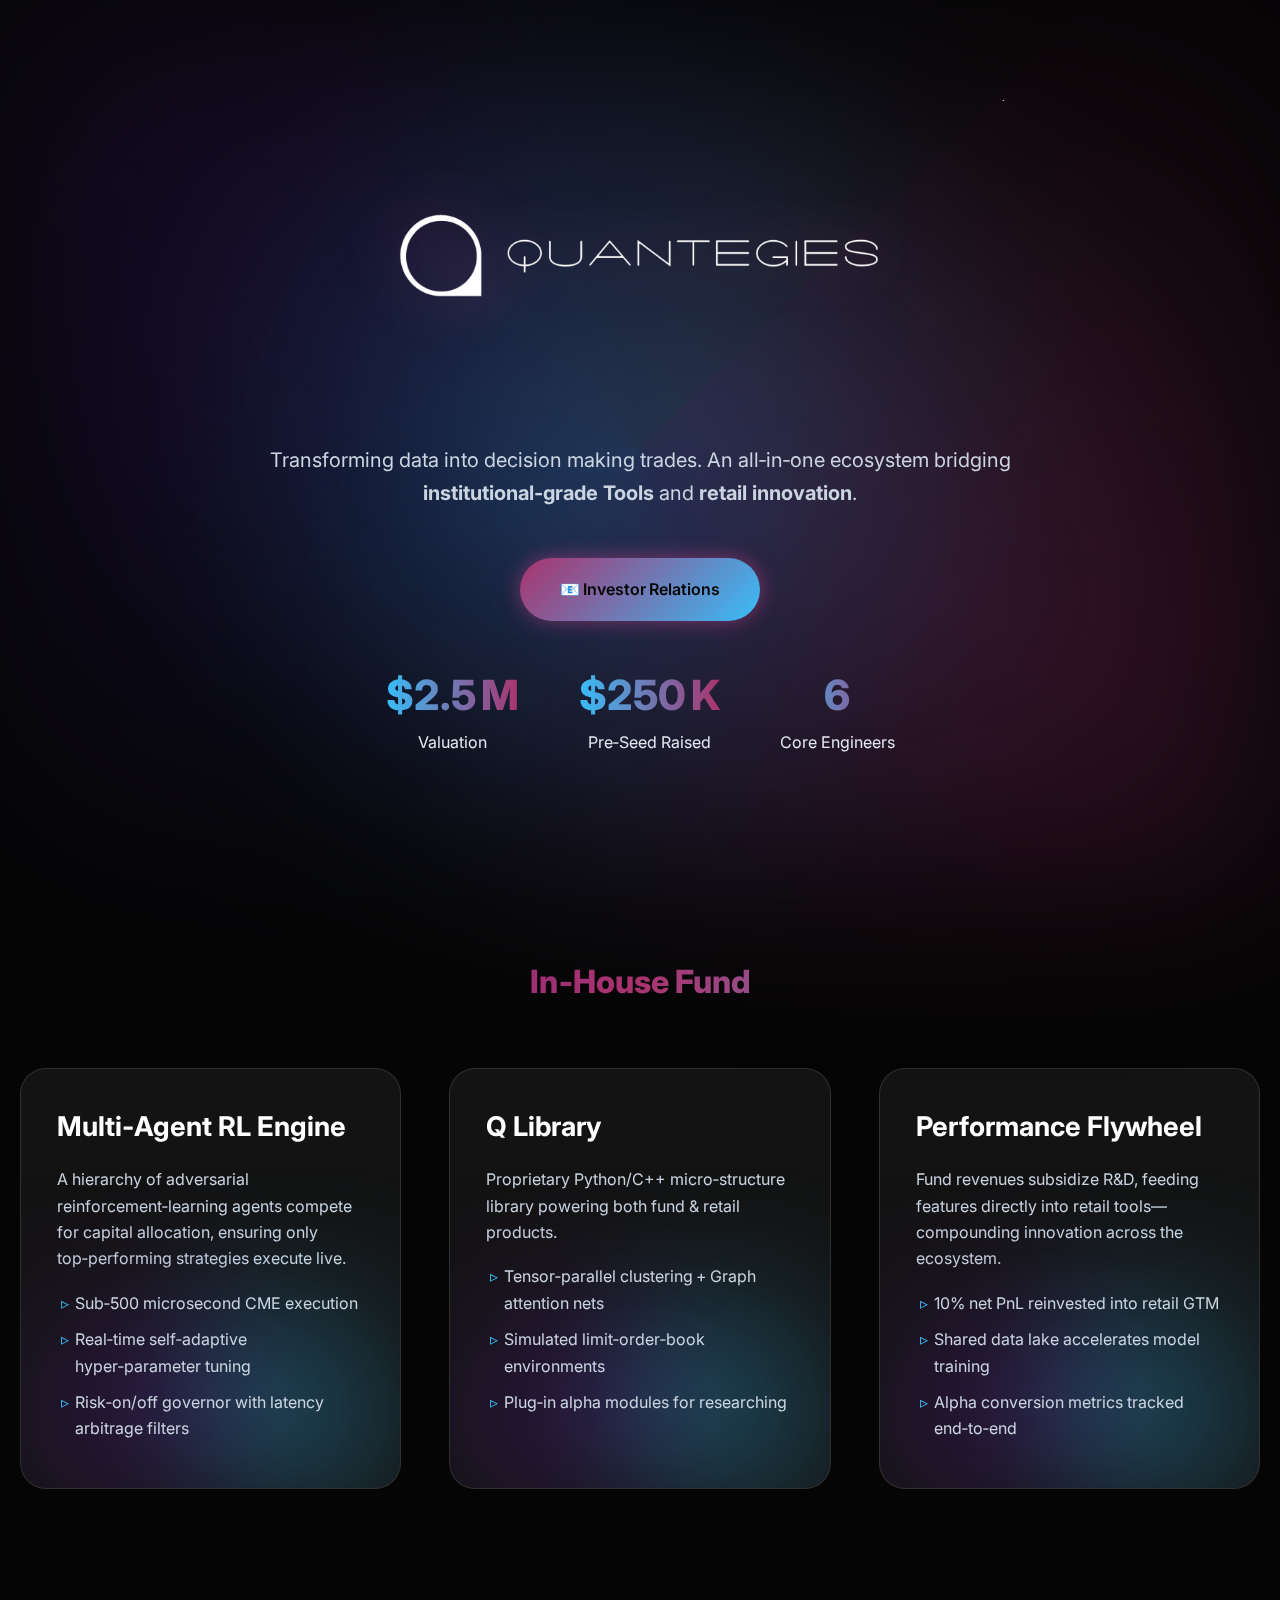
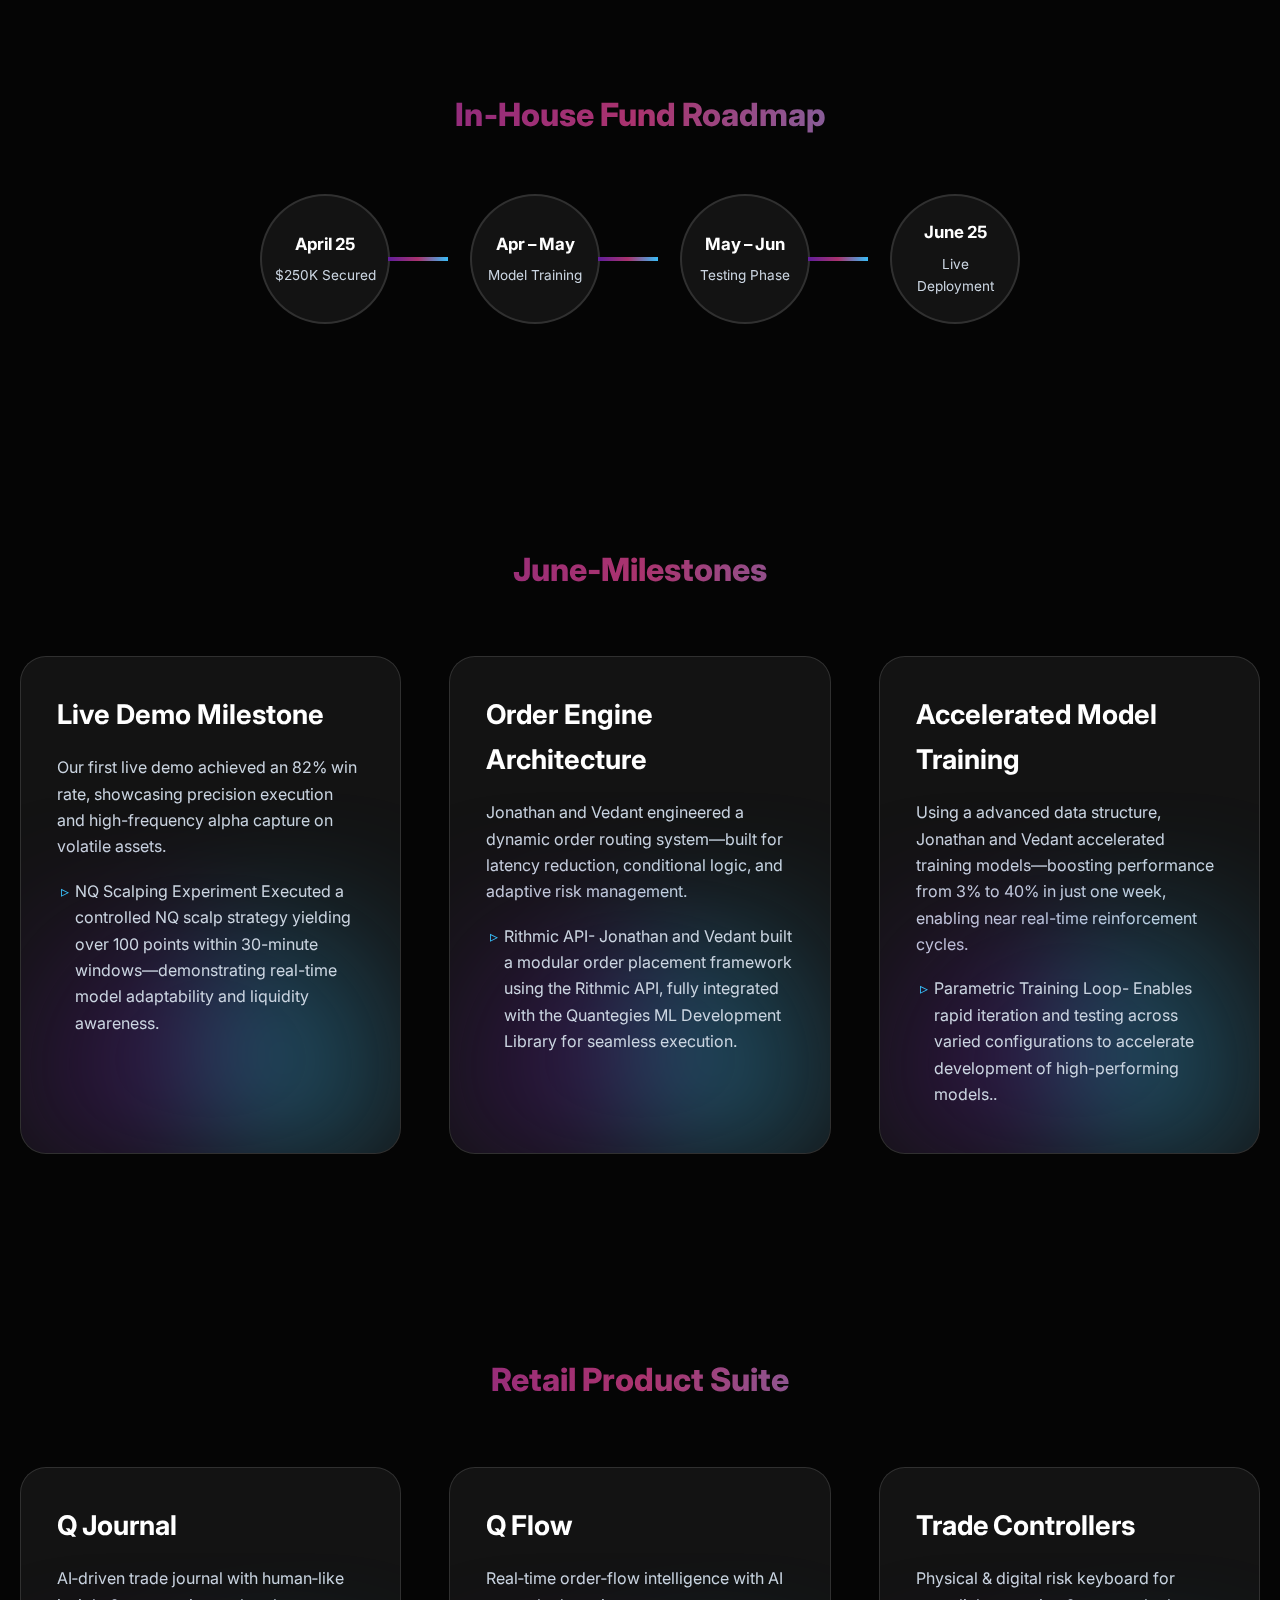
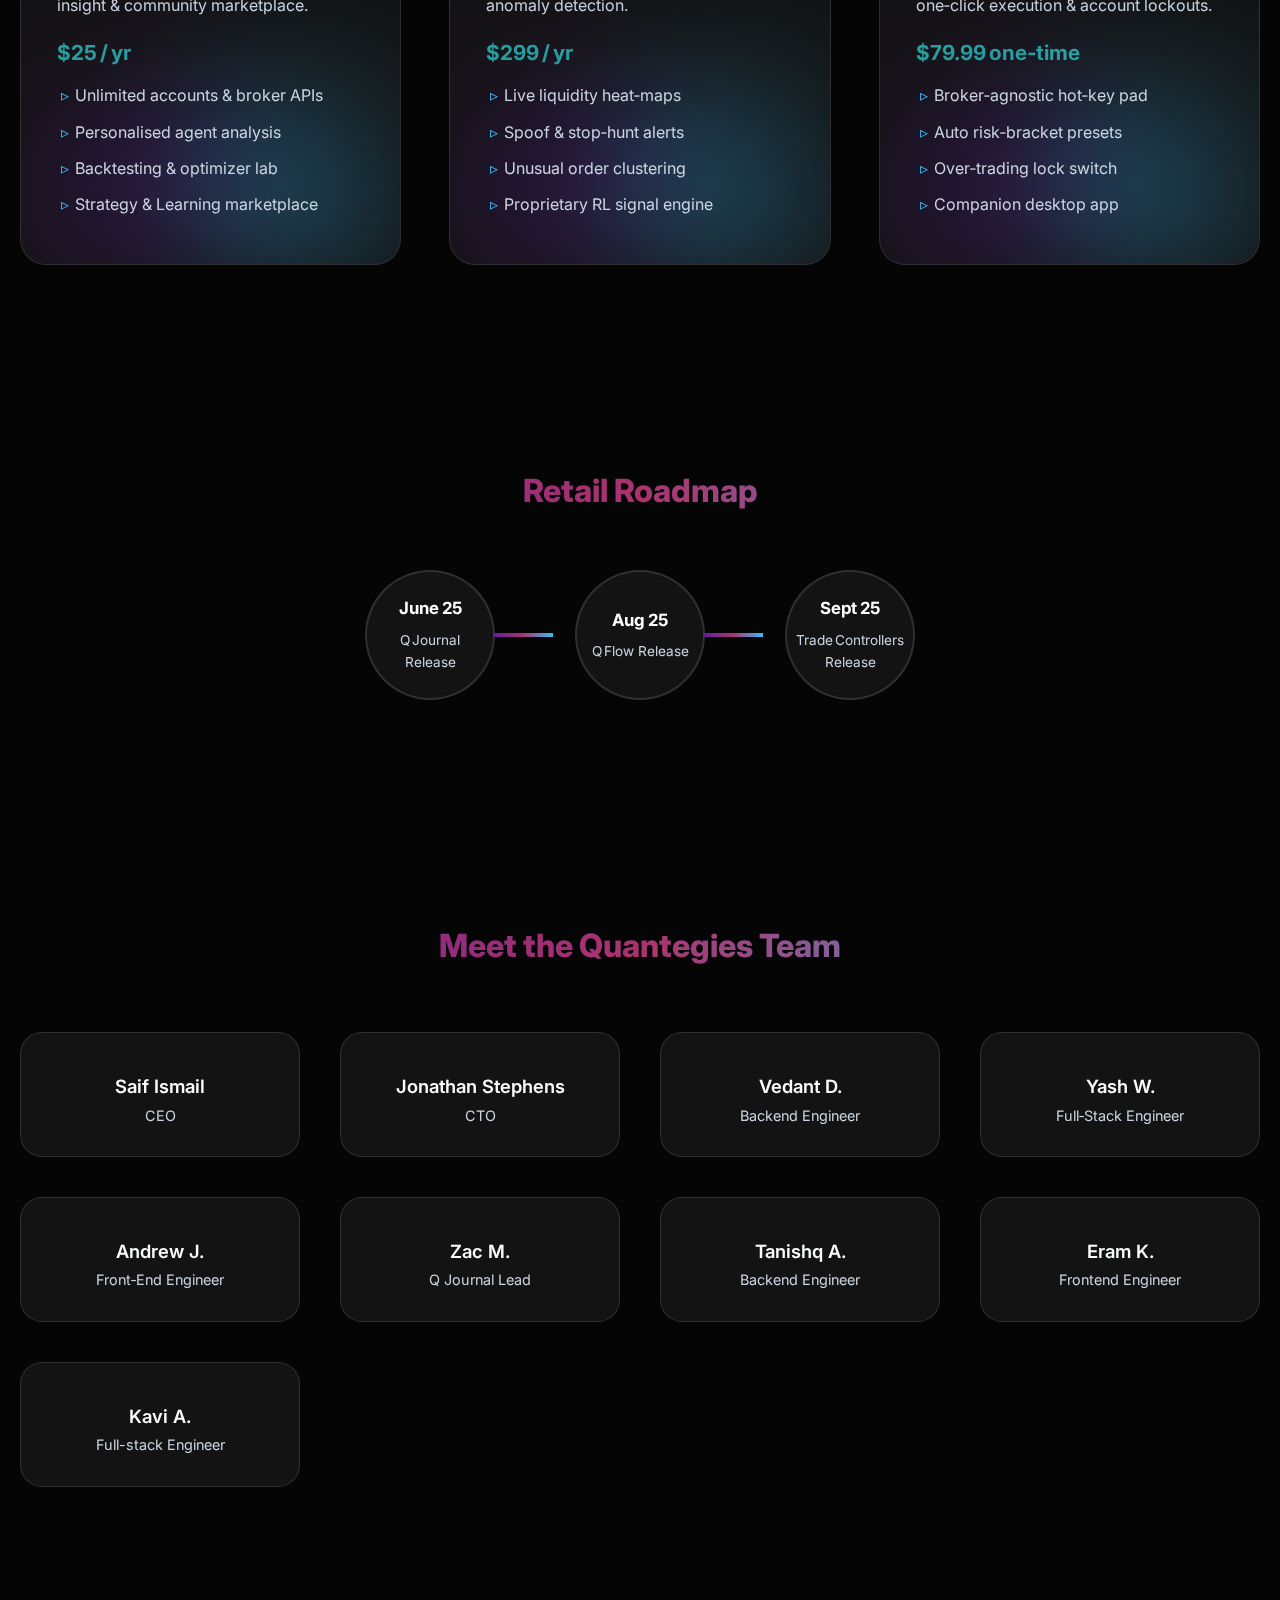
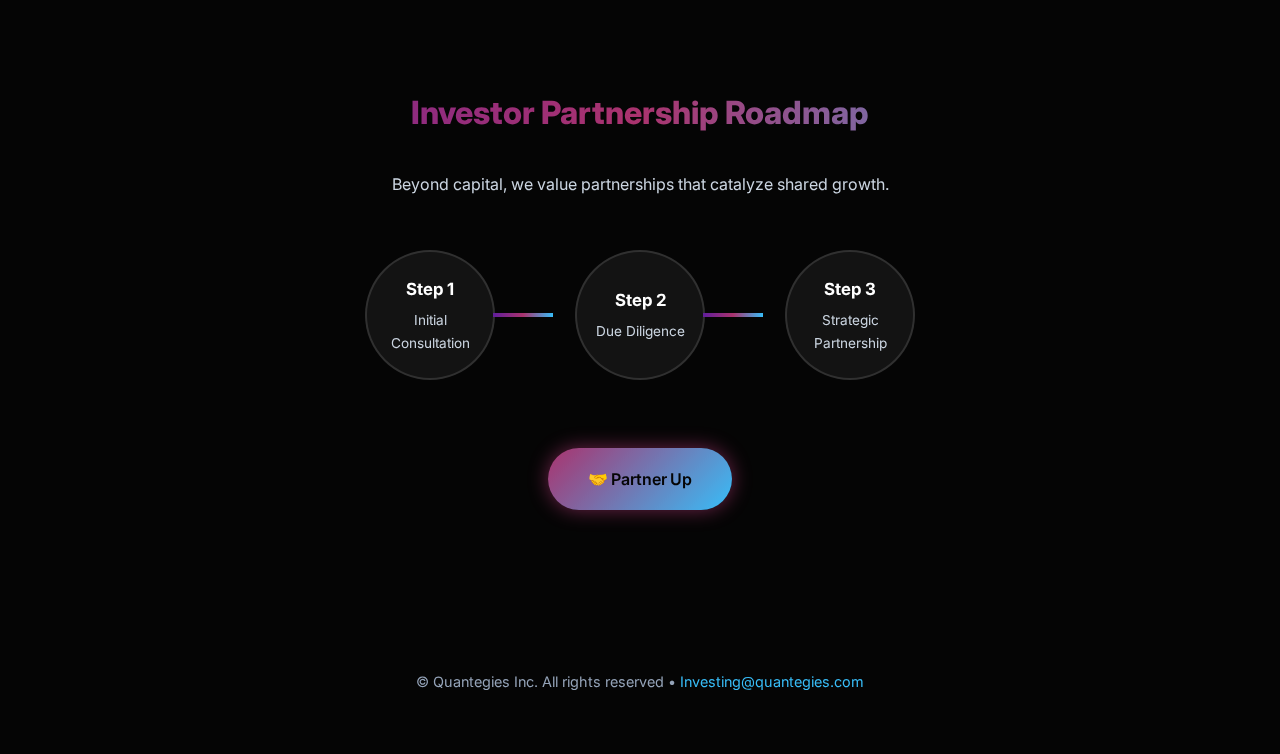
<file: indexog.html>
<!DOCTYPE html>
<html lang="en">
<head>
<meta charset="UTF-8">
<title>Quantegies – A Quantitative firm</title>
<meta name="viewport" content="width=device-width,initial-scale=1">
<link rel="preconnect" href="https://fonts.googleapis.com">
<link rel="preconnect" href="https://fonts.gstatic.com" crossorigin>
<link href="https://fonts.googleapis.com/css2?family=Inter:wght@400;500;600;700;900&display=swap" rel="stylesheet">
<style>
:root{
  --purple:#601d9b;
  --magenta:#aa336e;
  --cyan:#38bdf8;
  --green:#24a7a0;
  --card-bg:rgba(255,255,255,0.06);
  --border:rgba(255,255,255,0.12);
}
*{box-sizing:border-box;margin:0;padding:0;}
body{
  font-family:'Inter',Arial,sans-serif;background:#050505;color:#f8fafc;line-height:1.65;overflow-x:hidden;
}
/* Background flares */
body:before,body:after{
  content:"";position:fixed;inset:0;z-index:-1;pointer-events:none;
}
body:before{
  background:radial-gradient(circle at 20% 30%,rgba(107, 29, 175, 0.178) 0%,transparent 55%),
             radial-gradient(circle at 80% 70%,rgba(194, 59, 127, 0.233) 0%,transparent 55%),
             radial-gradient(circle at 50% 50%,rgba(56, 191, 248, 0.301) 0%,transparent 60%);
  filter:blur(90px);
}
body:after{
  background:conic-gradient(from 45deg at 50% 50%,rgba(236, 72, 154, 0.205),rgba(126, 34, 206, 0.205),rgba(56, 191, 248, 0.295),transparent 85%);
  mix-blend-mode:overlay;opacity:.7;
}

.section{padding:100px 20px;max-width:1280px;margin:auto;position:relative}
.section-title{
  text-align:center;font-size:2rem;font-weight:800;margin-bottom:32px;
  background:linear-gradient(90deg,var(--purple),var(--magenta),var(--cyan));-webkit-background-clip:text;color:transparent;
}

.hero{padding:100px 20px;text-align:center}
.hero h1{font-size:3.8rem;font-weight:900;background:linear-gradient(90deg,var(--purple),var(--magenta),var(--cyan));-webkit-background-clip:text;color:transparent;margin-bottom:26px}
.hero p{font-size:1.25rem;max-width:760px;margin:0 auto 48px auto;color:#cbd5e1}
.btn{
  display:inline-block;padding:18px 40px;border-radius:40px;font-weight:600;text-decoration:none;
  background:linear-gradient(135deg,var(--magenta),var(--cyan));color:#050505;border:none;
  box-shadow:0 0 20px rgba(236,72,153,.45);
  transition:transform .28s ease,opacity .28s ease;
}
.btn:hover{transform:translateY(-4px);opacity:.92}

.stats{display:flex;flex-wrap:wrap;justify-content:center;gap:60px;margin-top:40px}
.stat{font-size:1rem;text-align:center;color:#e2e8f0}.stat span{display:block;font-size:2.6rem;font-weight:800;background:linear-gradient(90deg,var(--cyan),var(--magenta));-webkit-background-clip:text;color:transparent}

/* Card styles */
.card-grid{display:grid;grid-template-columns:repeat(auto-fit,minmax(300px,1fr));gap:48px;margin-top:60px}
.card{background:var(--card-bg);border:1px solid var(--border);border-radius:26px;padding:36px;position:relative;overflow:hidden;backdrop-filter:blur(8px);transition:transform .35s ease,border .35s ease;}
.card:before{content:"";position:absolute;inset:-2px;background:conic-gradient(from 180deg at 50% 50%,var(--purple),transparent 30%,transparent 70%,var(--cyan));filter:blur(60px);opacity:.42;transition:opacity .4s ease;}
.card:hover{transform:translateY(-8px);border-color:var(--cyan);} .card:hover:before{opacity:.75}
.card h3{font-size:1.7rem;margin-bottom:16px;font-weight:700;color:#fff}
.card p{color:#cbd5e1;margin-bottom:18px}.price{font-size:1.3rem;font-weight:700;margin-bottom:12px;color:var(--green)}
.card ul{list-style:none;padding-left:18px}.card ul li{position:relative;margin-bottom:10px;color:#cbd5e1}.card ul li:before{content:"▹";position:absolute;left:-14px;color:var(--cyan)}

/* Roadmaps */
.timeline-wrapper{padding-bottom:20px;display:flex;justify-content:center;width:100%;}
.roadmap{display:flex;gap:80px;align-items:center;justify-content:center;position:relative;padding-top:20px;flex-wrap:nowrap;margin:0 auto;}

.node{background:var(--card-bg);border:2px solid var(--border);border-radius:50%;width:170px;height:170px;display:flex;flex-direction:column;align-items:center;justify-content:center;text-align:center;padding:10px;position:relative;backdrop-filter:blur(12px)}
.node h4{font-size:1.05rem;font-weight:700;margin-bottom:6px;color:#fff}
.node span{font-size:.85rem;color:#cbd5e1}
.node:after{content:"";position:absolute;top:calc(100% + 4px);left:50%;width:4px;height:60px;background:var(--border);} .node:last-child:after{display:none}

/* Team */
.team-grid{display:grid;grid-template-columns:repeat(auto-fit,minmax(220px,1fr));gap:40px;margin-top:60px}
.member{background:var(--card-bg);border:1px solid var(--border);border-radius:22px;padding:28px;text-align:center;backdrop-filter:blur(6px)}
.member h5{font-size:1.15rem;font-weight:600;margin-top:10px}
.member span{font-size:.9rem;color:#cbd5e1}

/* Footer */
.footer{padding:60px 20px;text-align:center;font-size:.9rem;color:#94a3b8}

/* Responsive */
@media(max-width:600px){.hero h1{font-size:2.8rem}.node{width:130px;height:130px}.roadmap{gap:40px;justify-content:center;flex-wrap:wrap;margin:0 auto;}}
  .node{width:130px;height:130px}
  .roadmap{display:flex;gap:80px;align-items:center;justify-content:center;position:relative;padding-top:20px;flex-wrap:nowrap;margin:0 auto;}
  
}

.roadmap.investor{flex-wrap:nowrap;}

.node:not(:last-child)::after{
  content:'';
  position:absolute;
  top:50%;
  left:100%;
  width:60px;
  height:4px;
  background:linear-gradient(90deg,var(--purple),var(--magenta),var(--cyan));
  transform:translateY(-50%);
}


.hero-logo{width:728px;max-width:95vw;height:auto;margin-bottom:24px;filter:drop-shadow(0 0 28px rgba(236,72,153,.45));}


@media(max-width:600px){
  .roadmap{flex-direction:column;gap:36px;align-items:center;flex-wrap:nowrap;}
  .node:not(:last-child)::after{display:none;}
}

</style>
</head>
<body>

<header class="hero">
  <img src="[data-uri]" alt="Quantegies logo" class="hero-logo"/>
  <p>Transforming data into decision making trades. An all‑in‑one ecosystem bridging <strong>institutional‑grade Tools</strong> and <strong>retail innovation</strong>.</p>
  <a href="mailto:Investing@quantegies.com" class="btn">📧 Investor Relations</a>
  <div class="stats">
    <div class="stat"><span>$2.5 M</span>Valuation</div>
    <div class="stat"><span>$250 K</span>Pre‑Seed Raised</div>
    <div class="stat"><span>6</span>Core Engineers</div>
  </div>
</header>

<!-- In‑House Fund Section -->
<section class="section" id="fund">
  <h2 class="section-title">In‑House Fund</h2>
  <div class="card-grid">
    <div class="card">
      <h3>Multi‑Agent RL Engine</h3>
      <p>A hierarchy of adversarial reinforcement‑learning agents compete for capital allocation, ensuring only top‑performing strategies execute live.</p>
      <ul>
        <li>Sub‑500 microsecond CME execution</li>
        <li>Real‑time self‑adaptive hyper‑parameter tuning</li>
        <li>Risk‑on/off governor with latency arbitrage filters</li>
      </ul>
    </div>
    <div class="card">
      <h3>Q Library</h3>
      <p>Proprietary Python/C++ micro‑structure library powering both fund &amp; retail products.</p>
      <ul>
        <li>Tensor‑parallel clustering + Graph attention nets</li>
        <li>Simulated limit‑order‑book environments</li>
        <li>Plug‑in alpha modules for researching</li>
      </ul>
    </div>
    <div class="card">
      <h3>Performance Flywheel</h3>
      <p>Fund revenues subsidize R&amp;D, feeding features directly into retail tools—compounding innovation across the ecosystem.</p>
      <ul>
        <li>10% net PnL reinvested into retail GTM</li>
        <li>Shared data lake accelerates model training</li>
        <li>Alpha conversion metrics tracked end‑to‑end</li>
      </ul>
    </div>
  </div>
</section>

<!-- Fund Roadmap -->
<section class="section" id="fund-roadmap">
  <h2 class="section-title">In‑House Fund Roadmap</h2>
  <div class="timeline-wrapper">
    <div class="roadmap investor">
      <div class="node"><h4>April 25</h4><span>$250K Secured</span></div>
      <div class="node"><h4>Apr – May</h4><span>Model Training</span></div>
      <div class="node"><h4>May – Jun</h4><span>Testing Phase</span></div>
      <div class="node"><h4>June 25</h4><span>Live Deployment</span></div>
    </div>
  </div>
</section>

<!-- Blog Section -->
<section class="section" id="blog">
  <h2 class="section-title">June-Milestones</h2>
  <div class="card-grid">
    <div class="card">
      <h3>Live Demo Milestone</h3>
      <p>Our first live demo achieved an 82% win rate, showcasing precision execution and high-frequency alpha capture on volatile assets.</p>
      <ul>
        <li>NQ Scalping Experiment
Executed a controlled NQ scalp strategy yielding over 100 points within 30-minute windows—demonstrating real-time model adaptability and liquidity awareness.</li>
    </div>
    <div class="card">
      <h3>Order Engine Architecture</h3>
      <p>Jonathan and Vedant engineered a dynamic order routing system—built for latency reduction, conditional logic, and adaptive risk management.</p>
 <ul>
   <li>Rithmic API-
Jonathan and Vedant built a modular order placement framework using the Rithmic API, fully integrated with the Quantegies ML Development Library for seamless execution.</li>
    </div>
    <div class="card">
      <h3>Accelerated Model Training</h3>
      <p>Using a advanced data structure, Jonathan and Vedant accelerated training models—boosting performance from 3% to 40% in just one week, enabling near real-time reinforcement cycles.</p>
       <ul>
        <li>Parametric Training Loop-
Enables rapid iteration and testing across varied configurations to accelerate development of high-performing models..</li>
    </div>
  </div>
</section>

<!-- Retail Products -->
<section class="section" id="products">
  <h2 class="section-title">Retail Product Suite</h2>
  <div class="card-grid">
    <div class="card">
      <h3>Q Journal</h3>
      <p>AI‑driven trade journal with human‑like insight &amp; community marketplace.</p>
      <div class="price">$25 / yr</div>
      <ul>
        <li>Unlimited accounts &amp; broker APIs</li>
        <li>Personalised agent analysis</li>
        <li>Backtesting &amp; optimizer lab</li>
        <li>Strategy & Learning marketplace</li>
      </ul>
    </div>
    <div class="card">
      <h3>Q Flow</h3>
      <p>Real‑time order‑flow intelligence with AI anomaly detection.</p>
      <div class="price">$299 / yr</div>
      <ul>
        <li>Live liquidity heat‑maps</li>
        <li>Spoof &amp; stop‑hunt alerts</li>
        <li>Unusual order clustering</li>
        <li>Proprietary RL signal engine</li>
      </ul>
    </div>
    <div class="card">
      <h3>Trade Controllers</h3>
      <p>Physical &amp; digital risk keyboard for one‑click execution &amp; account lockouts.</p>
      <div class="price">$79.99 one‑time</div>
      <ul>
        <li>Broker‑agnostic hot‑key pad</li>
        <li>Auto risk‑bracket presets</li>
        <li>Over‑trading lock switch</li>
        <li>Companion desktop app</li>
      </ul>
    </div>
  </div>
</section>

<!-- Retail Roadmap -->
<section class="section" id="retail-roadmap">
  <h2 class="section-title">Retail Roadmap</h2>
  <div class="timeline-wrapper">
    <div class="roadmap">
      <div class="node"><h4>June 25</h4><span>Q Journal Release</span></div>
      <div class="node"><h4>Aug 25</h4><span>Q Flow Release</span></div>
      <div class="node"><h4>Sept 25</h4><span>Trade Controllers Release</span></div>
    </div>
  </div>
</section>

<!-- Team -->
<section class="section" id="team">
  <h2 class="section-title">Meet the Quantegies Team</h2>
  <div class="team-grid">
    <div class="member"><h5>Saif&nbsp;Ismail</h5><span>CEO</span></div>
    <div class="member"><h5>Jonathan&nbsp;Stephens</h5><span>CTO</span></div>
    <div class="member"><h5>Vedant&nbsp;D.</h5><span>Backend&nbsp;Engineer</span></div>
    <div class="member"><h5>Yash&nbsp;W.</h5><span>Full‑Stack&nbsp;Engineer</span></div>
    <div class="member"><h5>Andrew&nbsp;J.</h5><span>Front‑End&nbsp;Engineer</span></div>
    <div class="member"><h5>Zac&nbsp;M.</h5><span>Q&nbsp;Journal&nbsp;Lead</span></div>
    <div class="member"><h5>Tanishq&nbsp;A.</h5><span>Backend&nbsp;Engineer</span></div>
     <div class="member"><h5>Eram&nbsp;K.</h5><span>Frontend&nbsp;Engineer</span></div>
 <div class="member"><h5>Kavi&nbsp;A.</h5><span>Full-stack&nbsp;Engineer</span></div>
    
  </div>
</section>

<!-- Investor Partnership Roadmap -->
<section class="section" id="investor-roadmap">
  <h2 class="section-title">Investor Partnership Roadmap</h2>
  <p style="text-align:center;max-width:780px;margin:0 auto 32px auto;color:#cbd5e1">
    Beyond capital, we value partnerships that catalyze shared growth.
  </p>
  <div class="timeline-wrapper">
    <div class="roadmap">
      <div class="node"><h4>Step&nbsp;1</h4><span>Initial Consultation</span></div>
      <div class="node"><h4>Step&nbsp;2</h4><span>Due&nbsp;Diligence</span></div>
      <div class="node"><h4>Step&nbsp;3</h4><span>Strategic Partnership</span></div>
    </div>
  </div>
  <div style="text-align:center;margin-top:48px">
    <a href="mailto:Quantegies@gmail.com?subject=Investor%20Partnership%20Inquiry" class="btn">🤝 Partner Up</a>
  </div>
</section>

</footer>

<script>
document.getElementById('year').textContent=new Date().getFullYear();
</script>

</body>
</html>
</div>
</section>

<footer class="footer">
  © <span id="year"></span> Quantegies Inc. All rights reserved • <a href="mailto:Investing@quantegies.com" style="color:var(--cyan);text-decoration:none">Investing@quantegies.com</a>
</file>
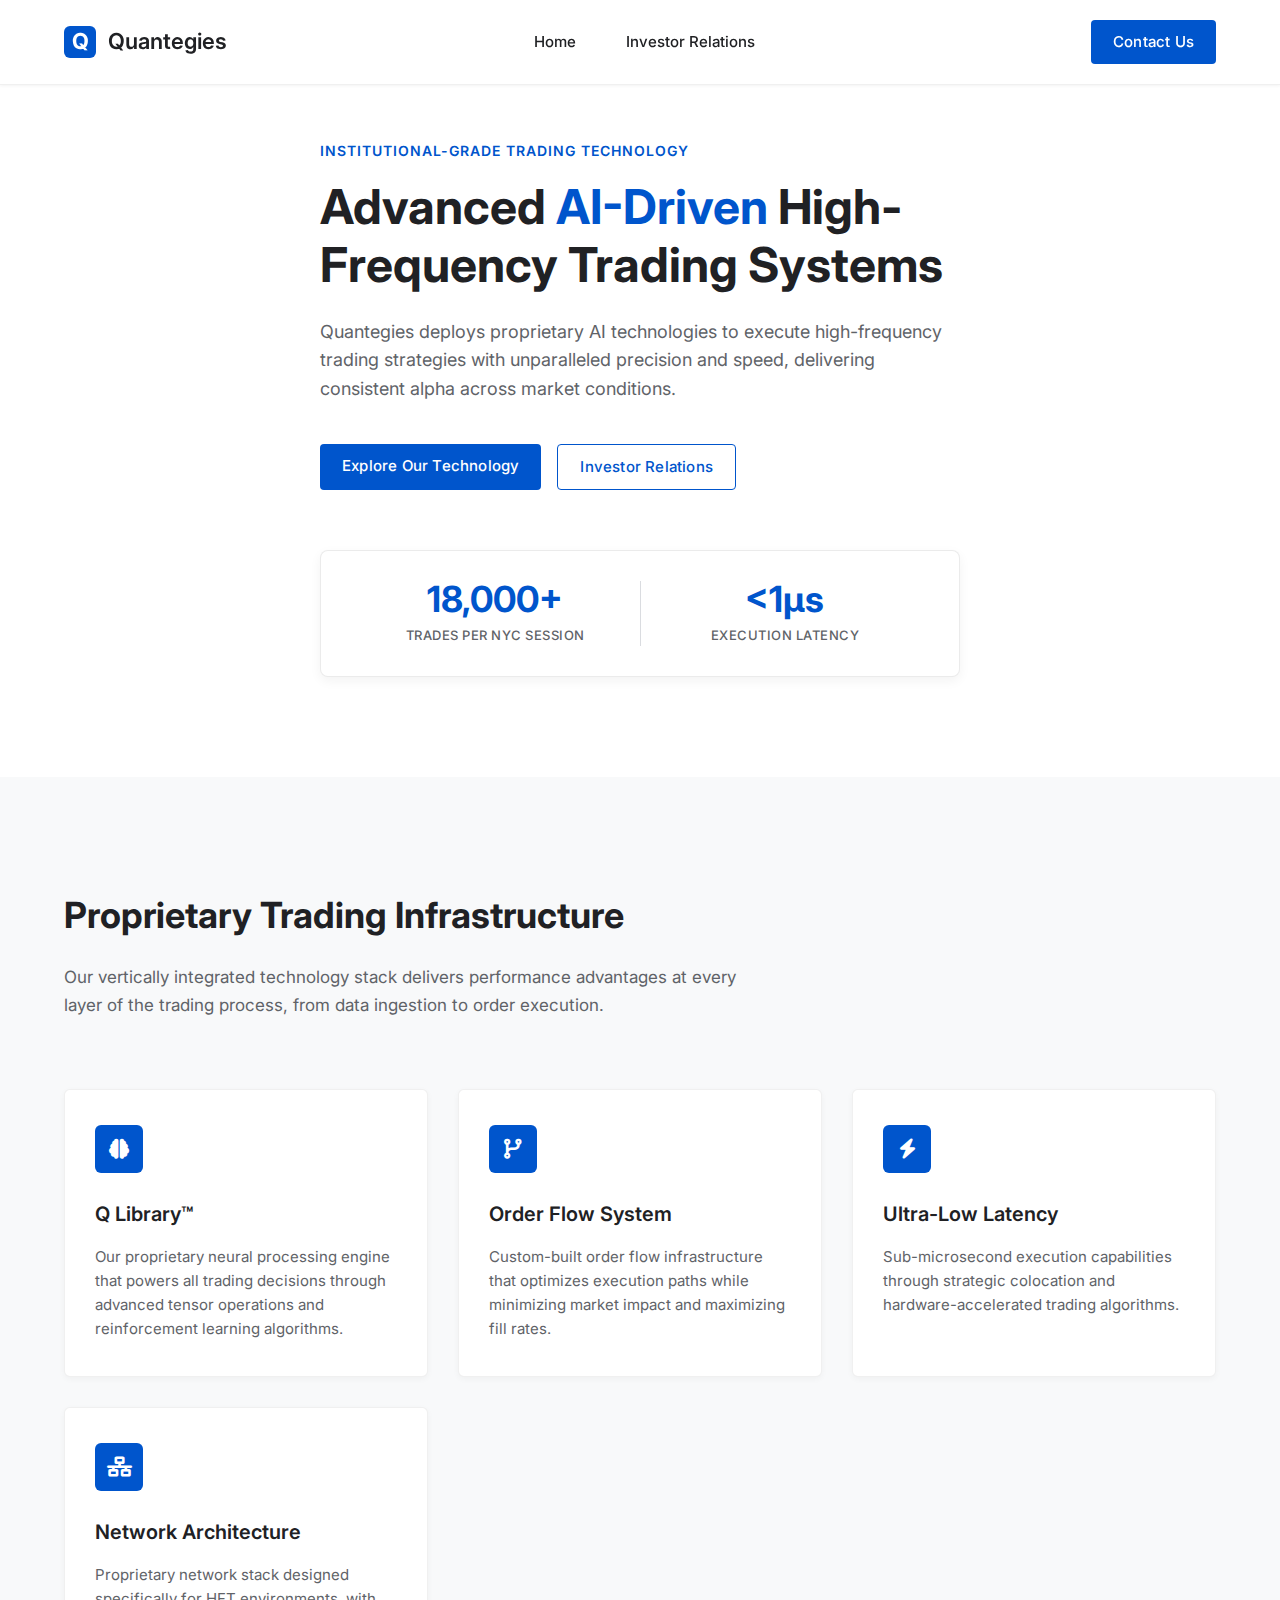
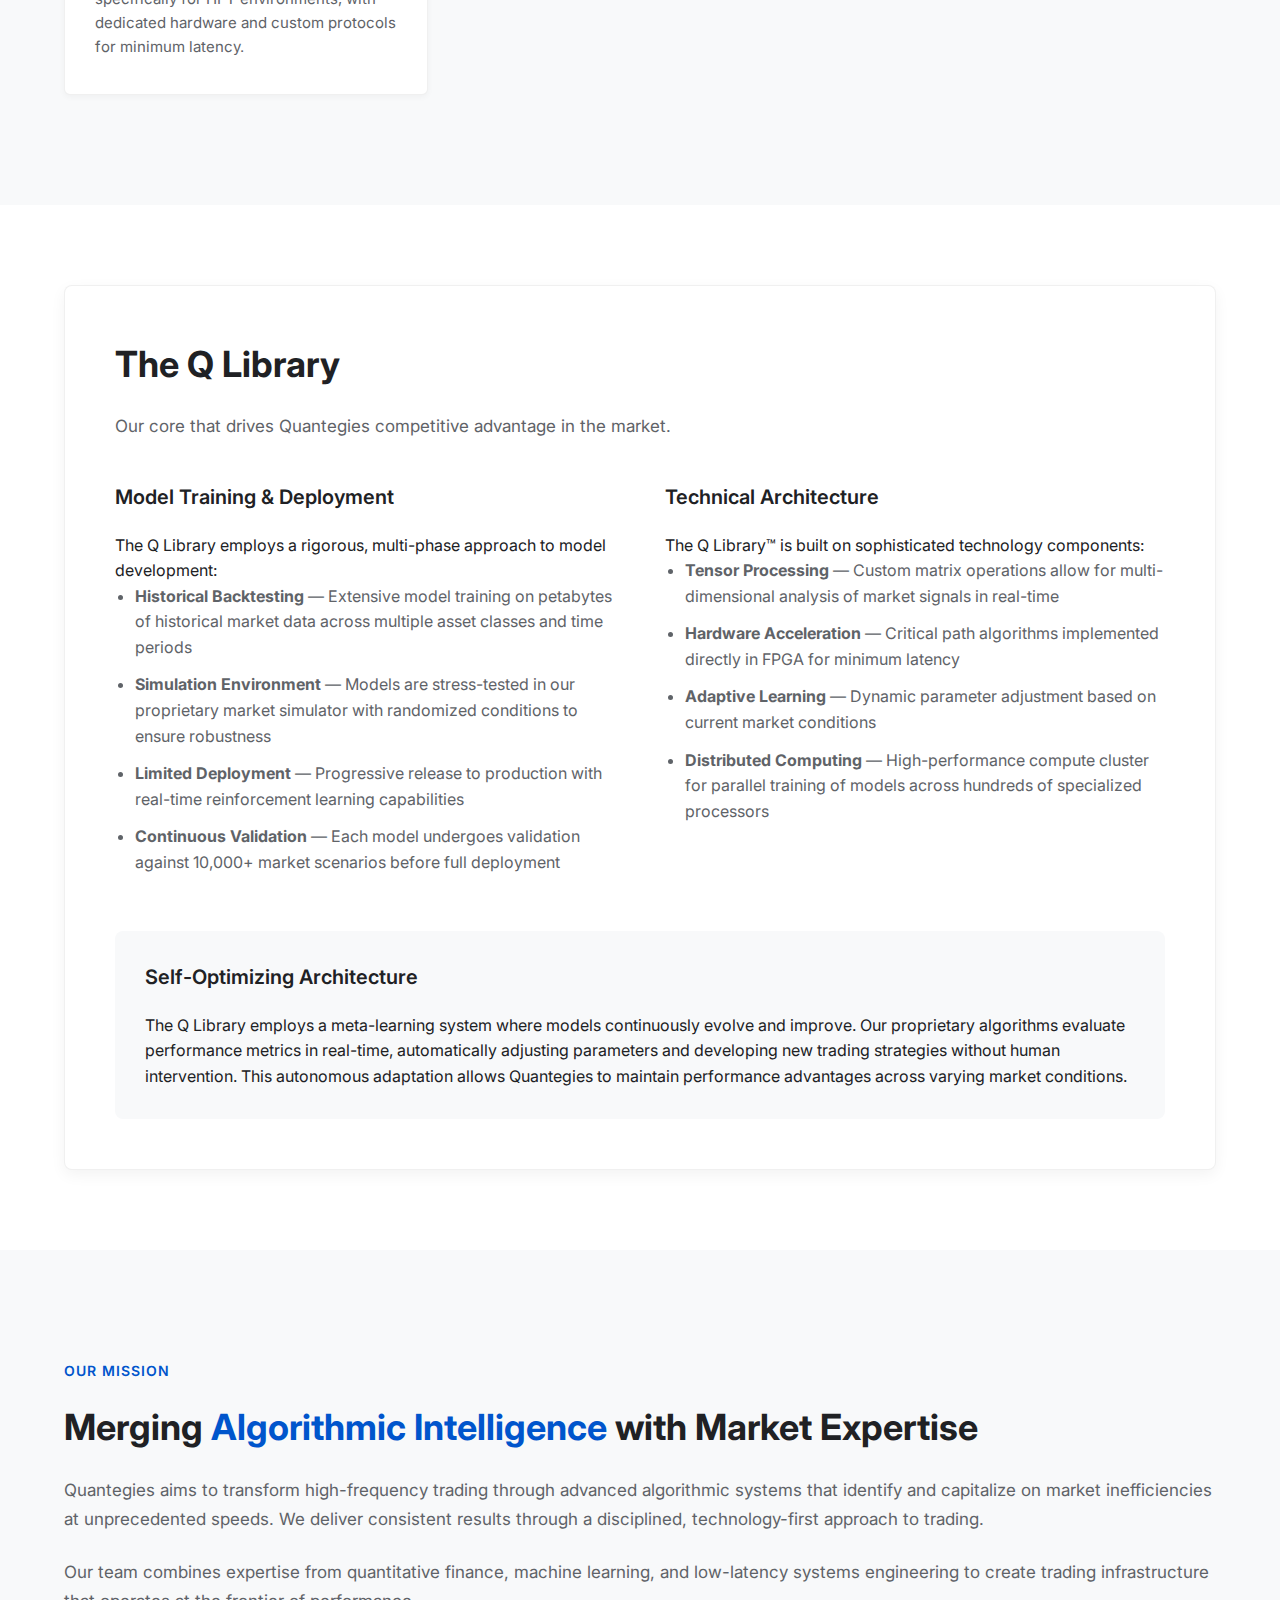
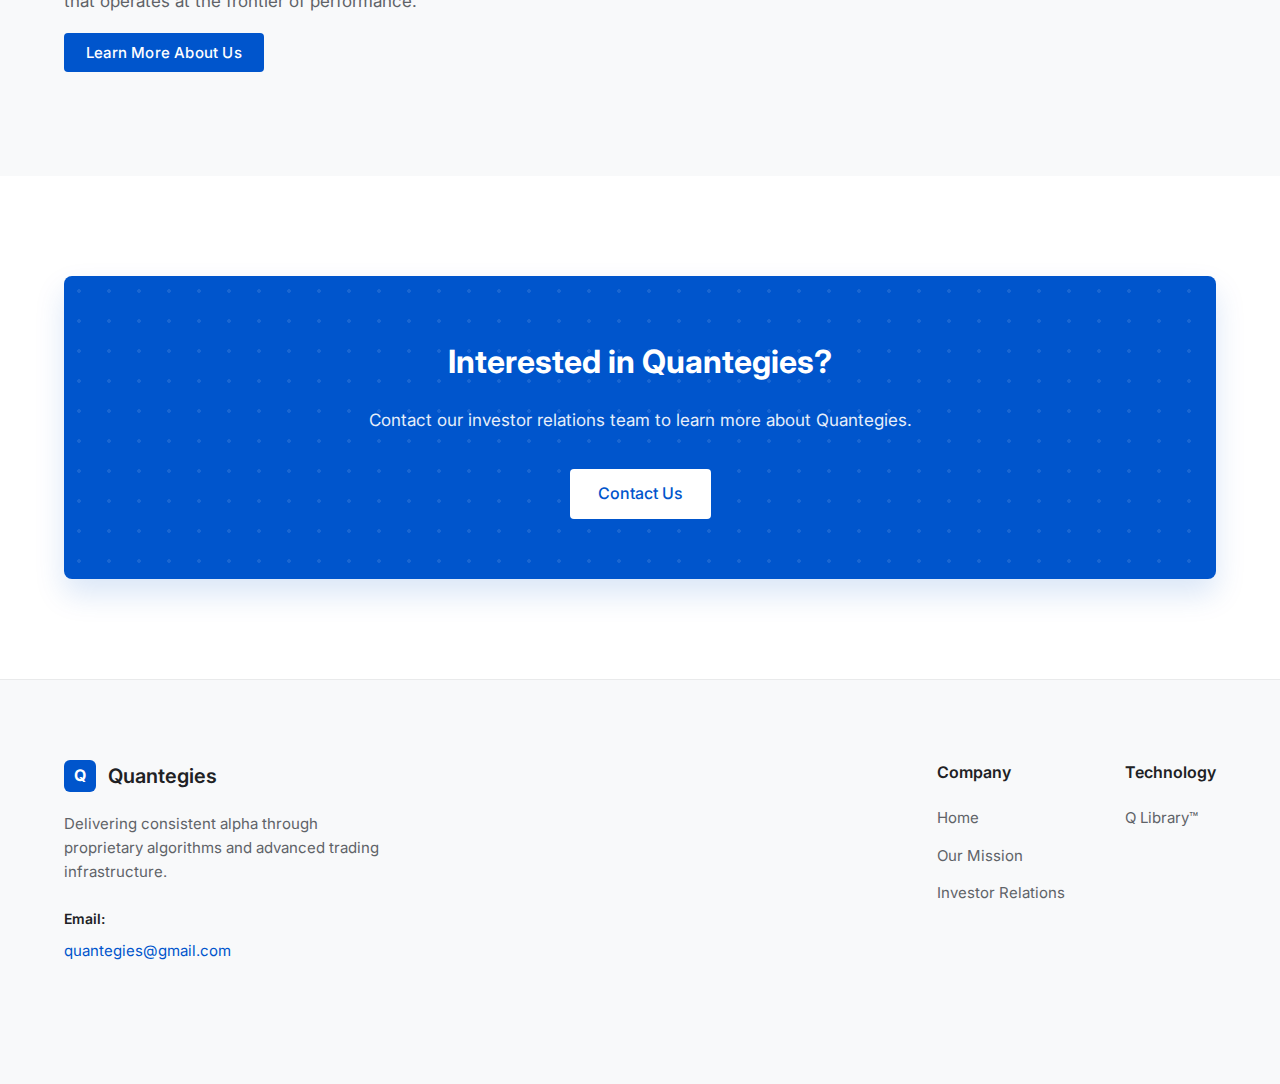
<file: quantegies-1landing.html>
<!DOCTYPE html>
<html lang="en">
<head>
    <meta charset="UTF-8">
    <meta name="viewport" content="width=device-width, initial-scale=1.0">
    <title>Quantegies | Advanced Algorithmic Trading Solutions</title>
    <style>
        :root {
            --primary: #0055CC;
            --primary-light: #1976D2;
            --secondary: #D50000;
            --accent: #00B8D4;
            --dark: #121212;
            --white: #FFFFFF;
            --off-white: #F8F9FA;
            --light-gray: #E8EAED;
            --gray: #DADCE0;
            --medium-gray: #5F6368;
            --text: #202124;
            --text-light: #5F6368;
            --text-dark: #202124;
        }

        * {
            margin: 0;
            padding: 0;
            box-sizing: border-box;
            font-family: 'Inter', sans-serif;
        }

        body {
            background: var(--white);
            color: var(--text);
            overflow-x: hidden;
            line-height: 1.6;
        }

        .container {
            max-width: 1200px;
            margin: 0 auto;
            padding: 0 24px;
        }

        /* Header Styles */
        header {
            position: fixed;
            top: 0;
            left: 0;
            width: 100%;
            padding: 20px 0;
            background: rgba(255, 255, 255, 0.98);
            backdrop-filter: blur(10px);
            z-index: 1000;
            border-bottom: 1px solid rgba(0, 0, 0, 0.06);
            box-shadow: 0 1px 3px rgba(0, 0, 0, 0.05);
        }

        .header-container {
            display: flex;
            justify-content: space-between;
            align-items: center;
        }

        .logo {
            font-size: 22px;
            font-weight: 600;
            color: var(--text-dark);
            text-decoration: none;
            display: flex;
            align-items: center;
        }

        .logo-icon {
            width: 32px;
            height: 32px;
            background: var(--primary);
            border-radius: 6px;
            margin-right: 12px;
            display: flex;
            align-items: center;
            justify-content: center;
            color: var(--white);
            font-weight: 700;
        }

        nav ul {
            display: flex;
            list-style: none;
            margin-left: auto;
            margin-right: 30px;
        }

        nav ul li {
            margin: 0 25px;
        }

        nav ul li a {
            color: var(--text);
            text-decoration: none;
            font-size: 15px;
            font-weight: 500;
            transition: color 0.2s ease;
            position: relative;
        }

        nav ul li a:hover {
            color: var(--primary);
        }

        .cta-button {
            background: var(--primary);
            color: var(--white);
            padding: 10px 22px;
            border-radius: 4px;
            text-decoration: none;
            font-weight: 500;
            font-size: 15px;
            transition: background 0.2s ease;
            letter-spacing: 0.2px;
        }

        .cta-button:hover {
            background: var(--primary-light);
        }

        /* Hero Section */
        .hero {
            position: relative;
            min-height: 85vh;
            display: flex;
            align-items: center;
            padding: 140px 0 100px;
            background: var(--white);
            overflow: hidden;
        }

        .hero-bg {
            position: absolute;
            top: 0;
            left: 0;
            width: 100%;
            height: 100%;
            z-index: -1;
        }

        .grid-overlay {
            position: absolute;
            top: 0;
            left: 0;
            width: 100%;
            height: 100%;
            background-image: 
                linear-gradient(rgba(0, 85, 204, 0.02) 1px, transparent 1px),
                linear-gradient(90deg, rgba(0, 85, 204, 0.02) 1px, transparent 1px);
            background-size: 25px 25px;
            z-index: -1;
        }

        .hero-content {
            max-width: 640px;
            position: relative;
            z-index: 1;
        }

        .eyebrow {
            font-size: 14px;
            font-weight: 600;
            letter-spacing: 1px;
            color: var(--primary);
            margin-bottom: 16px;
            display: block;
            text-transform: uppercase;
        }

        .hero-title {
            font-size: 48px;
            font-weight: 700;
            line-height: 1.2;
            margin-bottom: 24px;
            color: var(--text-dark);
        }

        .hero-title span {
            color: var(--primary);
        }

        .hero-subtitle {
            font-size: 18px;
            line-height: 1.6;
            margin-bottom: 40px;
            color: var(--text-light);
        }

        .hero-buttons {
            display: flex;
            gap: 16px;
        }

        .secondary-button {
            background: transparent;
            color: var(--primary);
            padding: 10px 22px;
            border-radius: 4px;
            text-decoration: none;
            font-weight: 500;
            font-size: 15px;
            border: 1px solid var(--primary);
            transition: background 0.2s ease;
            letter-spacing: 0.2px;
        }

        .secondary-button:hover {
            background: rgba(0, 85, 204, 0.05);
        }


        .stats-card {
            display: flex;
            background: var(--white);
            border: 1px solid rgba(0, 0, 0, 0.08);
            border-radius: 8px;
            padding: 30px;
            margin-top: 60px;
            box-shadow: 0 4px 12px rgba(0, 0, 0, 0.05);
            justify-content: space-between;
        }

        .stat-item {
            text-align: center;
            padding: 0 30px;
            border-right: 1px solid var(--gray);
            flex: 1;
        }

        .stat-item:last-child {
            border-right: none;
        }

        .stat-number {
            font-size: 36px;
            font-weight: 700;
            color: var(--primary);
            margin-bottom: 8px;
            line-height: 1;
        }

        .stat-label {
            font-size: 13px;
            color: var(--text-light);
            letter-spacing: 0.5px;
            font-weight: 500;
            text-transform: uppercase;
        }

        /* Features Section */
        .features {
            padding: 110px 0;
            position: relative;
            background-color: var(--off-white);
        }

        .section-header {
            text-align: left;
            max-width: 800px;
            margin: 0 0 70px;
        }

        .section-title {
            font-size: 36px;
            font-weight: 700;
            margin-bottom: 20px;
            color: var(--text-dark);
        }

        .section-subtitle {
            font-size: 17px;
            line-height: 1.6;
            color: var(--text-light);
            max-width: 700px;
        }

        .features-grid {
            display: grid;
            grid-template-columns: repeat(auto-fit, minmax(280px, 1fr));
            gap: 30px;
        }

        .feature-card {
            background: var(--white);
            border: 1px solid rgba(0, 0, 0, 0.06);
            border-radius: 6px;
            padding: 35px 30px;
            position: relative;
            transition: transform 0.3s ease, box-shadow 0.3s ease;
            box-shadow: 0 2px 6px rgba(0, 0, 0, 0.04);
        }

        .feature-card:hover {
            transform: translateY(-5px);
            box-shadow: 0 8px 20px rgba(0, 0, 0, 0.06);
        }

        .feature-icon {
            width: 48px;
            height: 48px;
            background: var(--primary);
            border-radius: 6px;
            display: flex;
            align-items: center;
            justify-content: center;
            margin-bottom: 25px;
            color: var(--white);
        }

        .feature-icon i {
            font-size: 20px;
        }

        .feature-title {
            font-size: 20px;
            font-weight: 600;
            margin-bottom: 15px;
            color: var(--text-dark);
        }

        .feature-description {
            font-size: 15px;
            line-height: 1.6;
            color: var(--text-light);
        }

        /* Q Library Detail Section */
        .q-library-section {
            padding: 80px 0;
            background: var(--white);
        }

        .detail-card {
            background: var(--white);
            border: 1px solid rgba(0, 0, 0, 0.06);
            border-radius: 8px;
            padding: 50px;
            box-shadow: 0 5px 15px rgba(0, 0, 0, 0.05);
        }

        .detail-grid {
            display: grid;
            grid-template-columns: 1fr 1fr;
            gap: 50px;
            margin-top: 40px;
        }

        .detail-title {
            font-size: 20px;
            font-weight: 600;
            margin-bottom: 20px;
            color: var(--text-dark);
        }

        .detail-list {
            padding-left: 20px;
            margin-bottom: 25px;
            color: var(--text-light);
        }

        .detail-list li {
            margin-bottom: 12px;
        }

        .highlight-box {
            background: var(--off-white);
            border-radius: 8px;
            padding: 30px;
            margin-top: 30px;
        }

        /* About Section */
        .about {
            padding: 110px 0;
            position: relative;
            background: var(--off-white);
        }

        .about-content {
            display: flex;
            align-items: center;
            justify-content: space-between;
            gap: 60px;
        }

        .about-text {
            flex: 1;
        }

        .about-title {
            font-size: 36px;
            font-weight: 700;
            margin-bottom: 20px;
            color: var(--text-dark);
        }

        .about-title span {
            color: var(--primary);
        }

        .about-description {
            font-size: 17px;
            line-height: 1.7;
            margin-bottom: 24px;
            color: var(--text-light);
        }

        .about-image {
            flex: 1;
            position: relative;
        }

        .image-wrapper {
            position: relative;
            width: 100%;
            max-width: 500px;
            height: 380px;
            border-radius: 8px;
            overflow: hidden;
            box-shadow: 0 15px 30px rgba(0, 0, 0, 0.1);
        }

        .image-wrapper img {
            width: 100%;
            height: 100%;
            object-fit: cover;
        }

        /* CTA Section */
        .cta-section {
            padding: 100px 0;
            background-color: var(--white);
            position: relative;
        }

        .cta-container {
            background: var(--primary);
            border-radius: 8px;
            padding: 60px;
            text-align: center;
            position: relative;
            z-index: 1;
            color: var(--white);
            box-shadow: 0 15px 30px rgba(0, 85, 204, 0.15);
            overflow: hidden;
        }

        .cta-pattern {
            position: absolute;
            top: 0;
            left: 0;
            width: 100%;
            height: 100%;
            background-image: radial-gradient(rgba(255, 255, 255, 0.1) 2px, transparent 2px);
            background-size: 30px 30px;
            z-index: 0;
        }

        .cta-content {
            position: relative;
            z-index: 1;
            max-width: 700px;
            margin: 0 auto;
        }

        .cta-title {
            font-size: 32px;
            font-weight: 700;
            margin-bottom: 20px;
            color: var(--white);
        }

        .cta-text {
            font-size: 17px;
            line-height: 1.6;
            margin-bottom: 35px;
            opacity: 0.9;
        }

        .cta-button-white {
            background: var(--white);
            color: var(--primary);
            padding: 12px 28px;
            border-radius: 4px;
            text-decoration: none;
            font-weight: 500;
            font-size: 16px;
            transition: background 0.2s ease;
            display: inline-block;
        }

        .cta-button-white:hover {
            background: var(--off-white);
        }

        /* Footer */
        footer {
            background: var(--off-white);
            padding: 80px 0 40px;
            border-top: 1px solid rgba(0, 0, 0, 0.06);
        }

        .footer-content {
            display: flex;
            justify-content: space-between;
            align-items: flex-start;
            margin-bottom: 60px;
        }

        .footer-logo-section {
            max-width: 320px;
        }

        .footer-logo {
            display: flex;
            align-items: center;
            margin-bottom: 20px;
        }

        .footer-logo-text {
            font-size: 20px;
            font-weight: 600;
            color: var(--text-dark);
        }

        .footer-description {
            font-size: 15px;
            line-height: 1.6;
            color: var(--text-light);
            margin-bottom: 24px;
        }

        .contact-info {
            margin-bottom: 20px;
        }

        .contact-label {
            font-size: 14px;
            font-weight: 600;
            color: var(--text-dark);
            margin-bottom: 8px;
        }

        .contact-email {
            font-size: 15px;
            color: var(--primary);
            text-decoration: none;
            transition: color 0.2s ease;
        }

        .contact-email:hover {
            color: var(--primary-light);
        }

        .footer-links {
            display: flex;
            gap: 60px;
        }

        .footer-links-column h4 {
            font-size: 16px;
            font-weight: 600;
            margin-bottom: 20px;
            color: var(--text-dark);
        }

        .footer-links-column ul {
            list-style: none;
        }

        .footer-links-column ul li {
            margin-bottom: 12px;
        }

        .footer-links-column ul li a {
            color: var(--text-light);
            text-decoration: none;
            font-size: 15px;
            transition: color 0.2s ease;
        }

        .footer-links-column ul li a:hover {
            color: var(--primary);
        }

        .footer-bottom {
            padding-top: 30px;
            border-top: 1px solid rgba(0, 0, 0, 0.08);
            display: flex;
            justify-content: space-between;
            align-items: center;
        }

        .copyright {
            font-size: 14px;
            color: var(--text-light);
        }

        /* Responsive */
        @media (max-width: 1100px) {
            .hero-image {
                width: 35%;
            }
            
            .detail-grid {
                grid-template-columns: 1fr;
                gap: 40px;
            }
        }

        @media (max-width: 900px) {
            .hero {
                padding: 120px 0 80px;
            }
            
            .hero-title {
                font-size: 36px;
            }
            
            .hero-image {
                position: relative;
                width: 80%;
                max-width: 400px;
                margin: 60px auto 0;
                transform: none;
                top: auto;
                right: auto;
                display: block;
            }
            
            .hero-content {
                max-width: 100%;
                text-align: center;
            }
            
            .hero-buttons {
                justify-content: center;
            }
            
            .section-header {
                text-align: center;
                margin-left: auto;
                margin-right: auto;
            }
            
            .section-subtitle {
                margin-left: auto;
                margin-right: auto;
            }
            
            .about-content {
                flex-direction: column;
            }
            
            .about-text {
                order: 2;
                text-align: center;
            }
            
            .about-image {
                order: 1;
                margin-bottom: 40px;
            }
            
            .image-wrapper {
                margin: 0 auto;
            }
            
            .footer-content {
                flex-direction: column;
                gap: 40px;
            }
            
            .footer-logo-section {
                max-width: 100%;
                margin-bottom: 20px;
                text-align: center;
            }
            
            .footer-logo {
                justify-content: center;
            }
            
            .footer-links {
                width: 100%;
                justify-content: space-around;
            }
        }

        @media (max-width: 600px) {
            .header-container {
                flex-direction: column;
                gap: 20px;
            }
            
            nav ul {
                margin: 15px 0;
                flex-wrap: wrap;
                justify-content: center;
            }
            
            nav ul li {
                margin: 0 15px 10px;
            }
            
            .hero-title {
                font-size: 32px;
            }
            
            .stats-card {
                flex-direction: column;
                gap: 30px;
            }
            
            .stat-item {
                border-right: none;
                border-bottom: 1px solid var(--gray);
                padding-bottom: 20px;
            }
            
            .stat-item:last-child {
                border-bottom: none;
            }
            
            .features-grid {
                grid-template-columns: 1fr;
            }
            
            .section-title, .about-title {
                font-size: 28px;
            }
            
            .cta-container {
                padding: 40px 30px;
            }
            
            .cta-title {
                font-size: 26px;
            }
            
            .footer-links {
                flex-direction: column;
                gap: 30px;
            }
            
            .footer-bottom {
                flex-direction: column;
                gap: 15px;
                text-align: center;
            }
        }
    </style>
    <link href="https://cdnjs.cloudflare.com/ajax/libs/font-awesome/6.0.0-beta3/css/all.min.css" rel="stylesheet">
    <link href="https://fonts.googleapis.com/css2?family=Inter:wght@400;500;600;700&display=swap" rel="stylesheet">
</head>
<body>
    <!-- Header -->
    <header>
        <div class="container header-container">
            <a href="#" class="logo">
                <div class="logo-icon">Q</div>
                Quantegies
            </a>
            <nav>
                <ul>
                    <li><a href="#">Home</a></li>
                    <li><a href="#">Investor Relations</a></li>
                </ul>
            </nav>
            <a href="mailto:quantegies@gmail.com" class="cta-button">Contact Us</a>
        </div>
    </header>

    <!-- Hero Section -->
    <section class="hero">
        <div class="hero-bg"></div>
        <div class="grid-overlay"></div>
        <div class="container">
            <div class="hero-content">
                <span class="eyebrow">Institutional-Grade Trading Technology</span>
                <h1 class="hero-title">Advanced <span>AI-Driven</span> High-Frequency Trading Systems</h1>
                <p class="hero-subtitle">Quantegies deploys proprietary AI technologies to execute high-frequency trading strategies with unparalleled precision and speed, delivering consistent alpha across market conditions.</p>
                
                <div class="hero-buttons">
                    <a href="#" class="cta-button">Explore Our Technology</a>
                    <a href="#" class="secondary-button">Investor Relations</a>
                </div>
                
                <div class="stats-card">
                    <div class="stat-item">
                        <div class="stat-number">18,000+</div>
                        <div class="stat-label">Trades Per NYC Session</div>
                    </div>
                    <div class="stat-item">
                        <div class="stat-number">&lt;1μs</div>
                        <div class="stat-label">Execution Latency</div>
                    </div>
                </div>
            </div>
    </section>

    <!-- Features Section -->
    <section class="features">
        <div class="container">
            <div class="section-header">
                <h2 class="section-title">Proprietary Trading Infrastructure</h2>
                <p class="section-subtitle">Our vertically integrated technology stack delivers performance advantages at every layer of the trading process, from data ingestion to order execution.</p>
            </div>
            
            <div class="features-grid">
                <div class="feature-card">
                    <div class="feature-icon">
                        <i class="fas fa-brain"></i>
                    </div>
                    <h3 class="feature-title">Q Library™</h3>
                    <p class="feature-description">Our proprietary neural processing engine that powers all trading decisions through advanced tensor operations and reinforcement learning algorithms.</p>
                </div>
                
                <div class="feature-card">
                    <div class="feature-icon">
                        <i class="fas fa-code-branch"></i>
                    </div>
                    <h3 class="feature-title">Order Flow System</h3>
                    <p class="feature-description">Custom-built order flow infrastructure that optimizes execution paths while minimizing market impact and maximizing fill rates.</p>
                </div>
                
                <div class="feature-card">
                    <div class="feature-icon">
                        <i class="fas fa-bolt"></i>
                    </div>
                    <h3 class="feature-title">Ultra-Low Latency</h3>
                    <p class="feature-description">Sub-microsecond execution capabilities through strategic colocation and hardware-accelerated trading algorithms.</p>
                </div>
                
                <div class="feature-card">
                    <div class="feature-icon">
                        <i class="fas fa-network-wired"></i>
                    </div>
                    <h3 class="feature-title">Network Architecture</h3>
                    <p class="feature-description">Proprietary network stack designed specifically for HFT environments, with dedicated hardware and custom protocols for minimum latency.</p>
                </div>
            </div>
        </div>
    </section>

    <!-- Q Library Detail Section -->
    <section class="q-library-section">
        <div class="container">
            <div class="detail-card">
                <h2 class="section-title">The Q Library</h2>
                <p class="section-subtitle">Our core that drives Quantegies competitive advantage in the market.</p>
                
                <div class="detail-grid">
                    <div>
                        <h3 class="detail-title">Model Training & Deployment</h3>
                        <p>The Q Library employs a rigorous, multi-phase approach to model development:</p>
                        <ul class="detail-list">
                            <li><strong>Historical Backtesting</strong> — Extensive model training on petabytes of historical market data across multiple asset classes and time periods</li>
                            <li><strong>Simulation Environment</strong> — Models are stress-tested in our proprietary market simulator with randomized conditions to ensure robustness</li>
                            <li><strong>Limited Deployment</strong> — Progressive release to production with real-time reinforcement learning capabilities</li>
                            <li><strong>Continuous Validation</strong> — Each model undergoes validation against 10,000+ market scenarios before full deployment</li>
                        </ul>
                    </div>
                    
                    <div>
                        <h3 class="detail-title">Technical Architecture</h3>
                        <p>The Q Library™ is built on sophisticated technology components:</p>
                        <ul class="detail-list">
                            <li><strong>Tensor Processing</strong> — Custom matrix operations allow for multi-dimensional analysis of market signals in real-time</li>
                            <li><strong>Hardware Acceleration</strong> — Critical path algorithms implemented directly in FPGA for minimum latency</li>
                            <li><strong>Adaptive Learning</strong> — Dynamic parameter adjustment based on current market conditions</li>
                            <li><strong>Distributed Computing</strong> — High-performance compute cluster for parallel training of models across hundreds of specialized processors</li>
                        </ul>
                    </div>
                </div>
                
                <div class="highlight-box">
                    <h3 class="detail-title">Self-Optimizing Architecture</h3>
                    <p>The Q Library employs a meta-learning system where models continuously evolve and improve. Our proprietary algorithms evaluate performance metrics in real-time, automatically adjusting parameters and developing new trading strategies without human intervention. This autonomous adaptation allows Quantegies to maintain performance advantages across varying market conditions.</p>
                </div>
            </div>
        </div>
    </section>

    <!-- About Section -->
    <section class="about">
        <div class="container about-content">
            <div class="about-text">
                <span class="eyebrow">Our Mission</span>
                <h2 class="about-title">Merging <span>Algorithmic Intelligence</span> with Market Expertise</h2>
                <p class="about-description">Quantegies aims to transform high-frequency trading through advanced algorithmic systems that identify and capitalize on market inefficiencies at unprecedented speeds. We deliver consistent results through a disciplined, technology-first approach to trading.</p>
                <p class="about-description">Our team combines expertise from quantitative finance, machine learning, and low-latency systems engineering to create trading infrastructure that operates at the frontier of performance.</p>
                <a href="#" class="cta-button">Learn More About Us</a>
            </div>
    </section>

    <!-- Call to Action Section -->
    <section class="cta-section">
        <div class="container">
            <div class="cta-container">
                <div class="cta-pattern"></div>
                <div class="cta-content">
                    <h2 class="cta-title">Interested in Quantegies?</h2>
                    <p class="cta-text">Contact our investor relations team to learn more about Quantegies.</p>
                    <a href="mailto:quantegies@gmail.com" class="cta-button-white">Contact Us</a>
                </div>
            </div>
        </div>
    </section>

    <!-- Footer -->
    <footer>
        <div class="container">
            <div class="footer-content">
                <div class="footer-logo-section">
                    <div class="footer-logo">
                        <div class="logo-icon">Q</div>
                        <div class="footer-logo-text">Quantegies</div>
                    </div>
                    <p class="footer-description">Delivering consistent alpha through proprietary algorithms and advanced trading infrastructure.</p>
                    
                    <div class="contact-info">
                        <div class="contact-label">Email:</div>
                        <a href="mailto:quantegies@gmail.com" class="contact-email">quantegies@gmail.com</a>
                    </div>
                </div>
                
                <div class="footer-links">
                    <div class="footer-links-column">
                        <h4>Company</h4>
                        <ul>
                            <li><a href="#">Home</a></li>
                            <li><a href="#">Our Mission</a></li>
                            <li><a href="#">Investor Relations</a></li>
                        </ul>
                    </div>
                    
                    <div class="footer-links-column">
                        <h4>Technology</h4>
                        <ul>
                            <li><a href="#">Q Library™
</file>
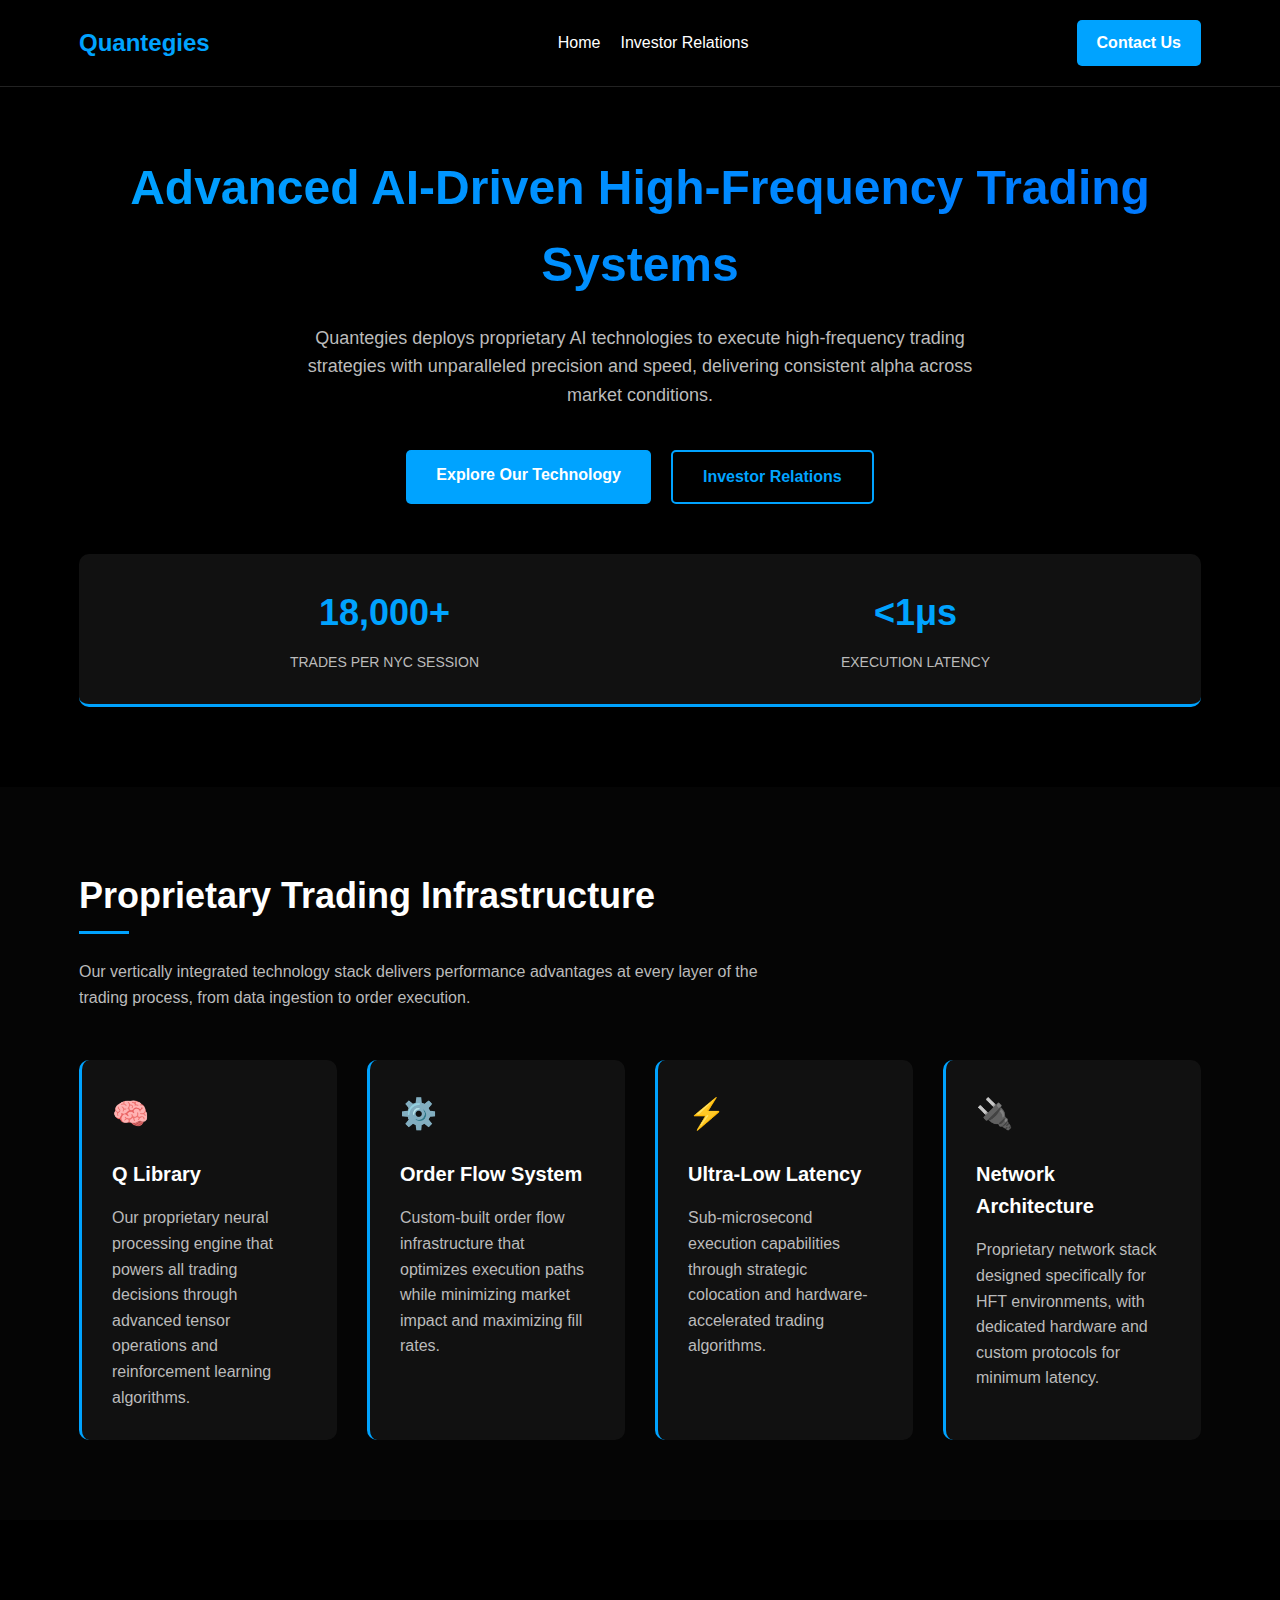
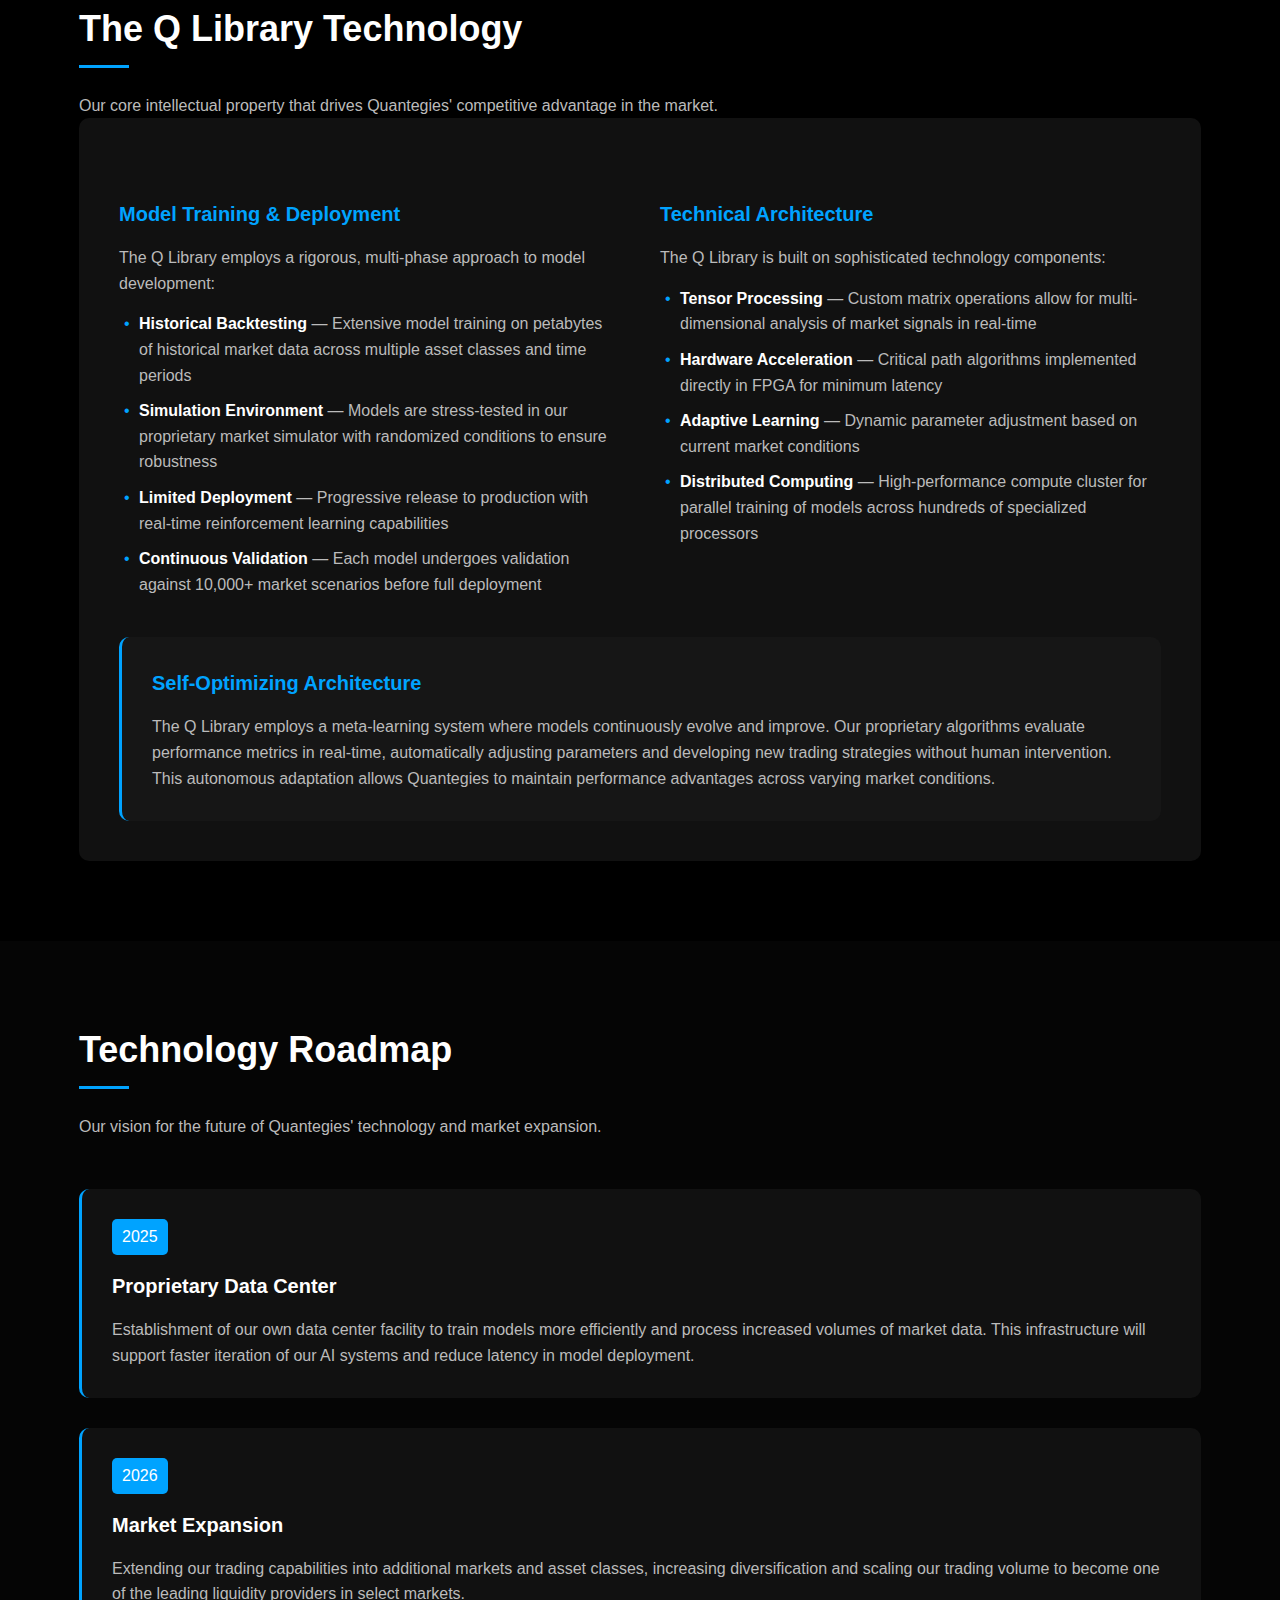
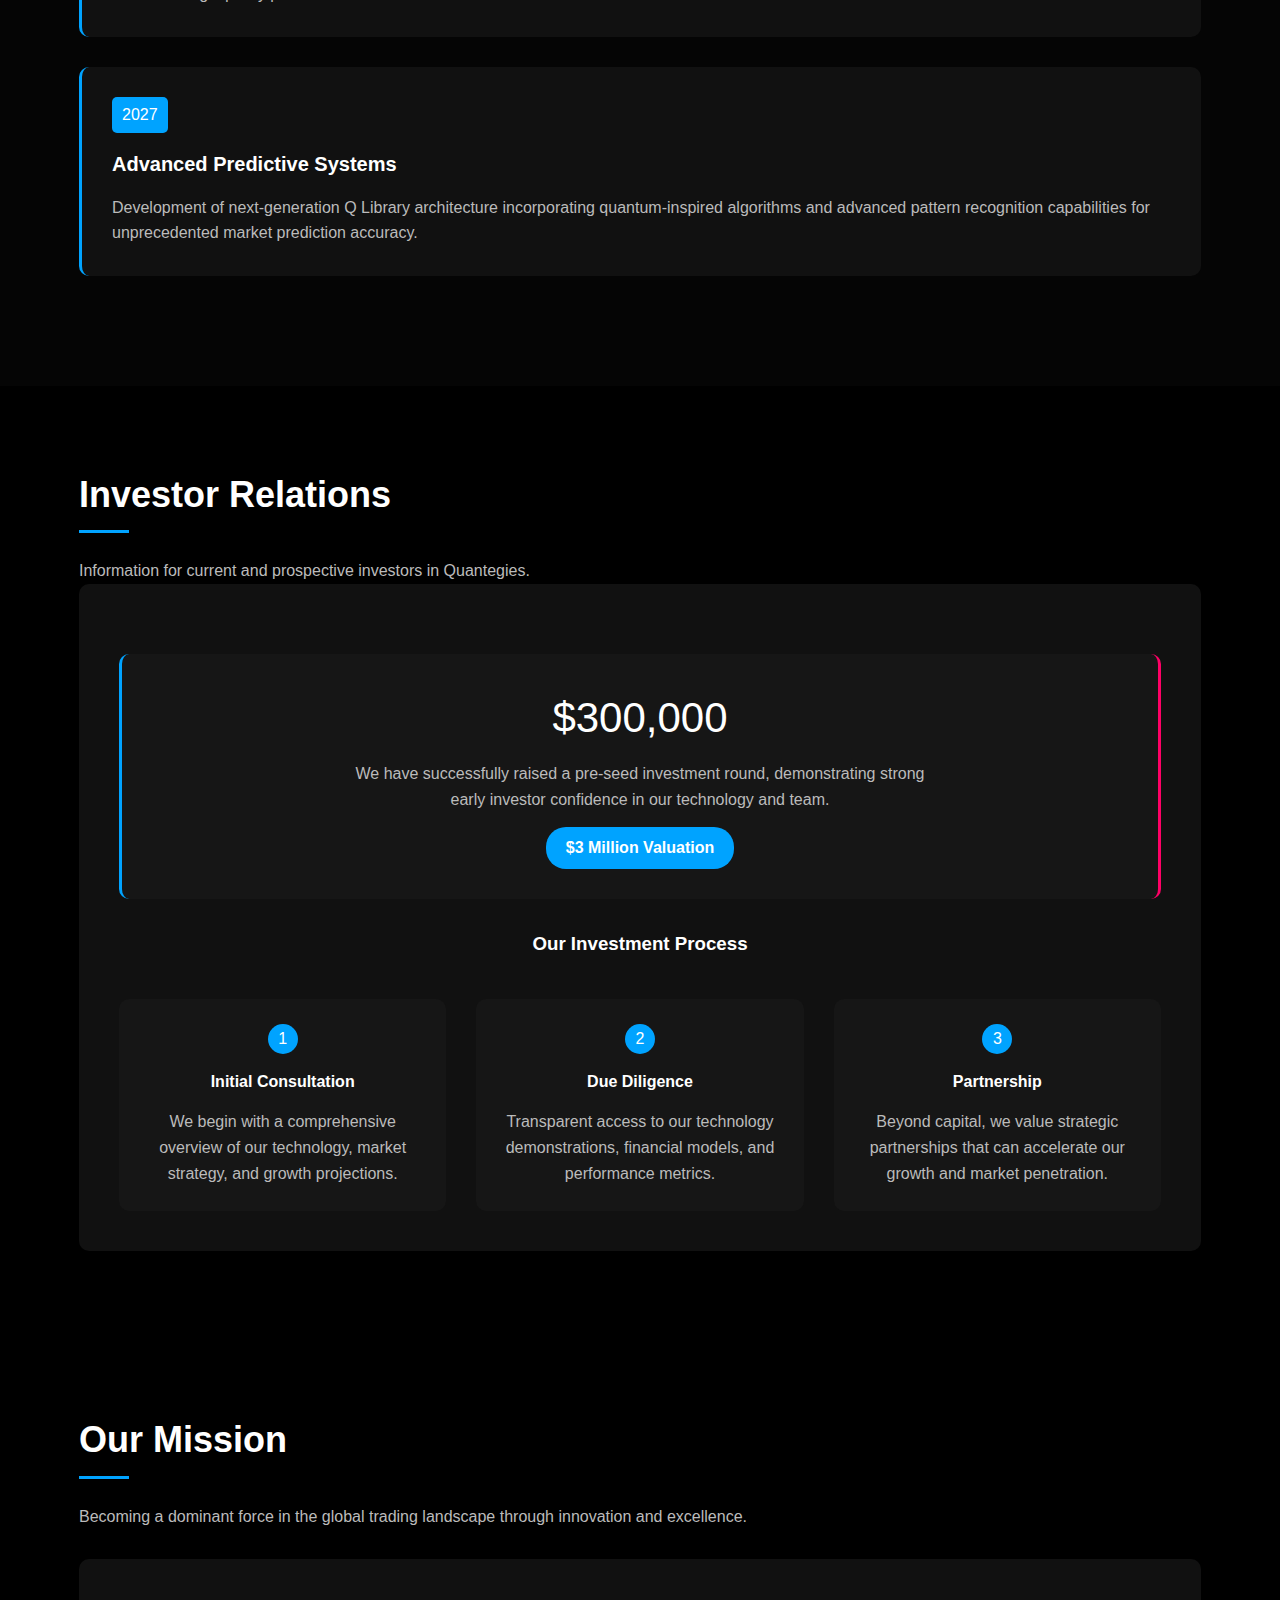
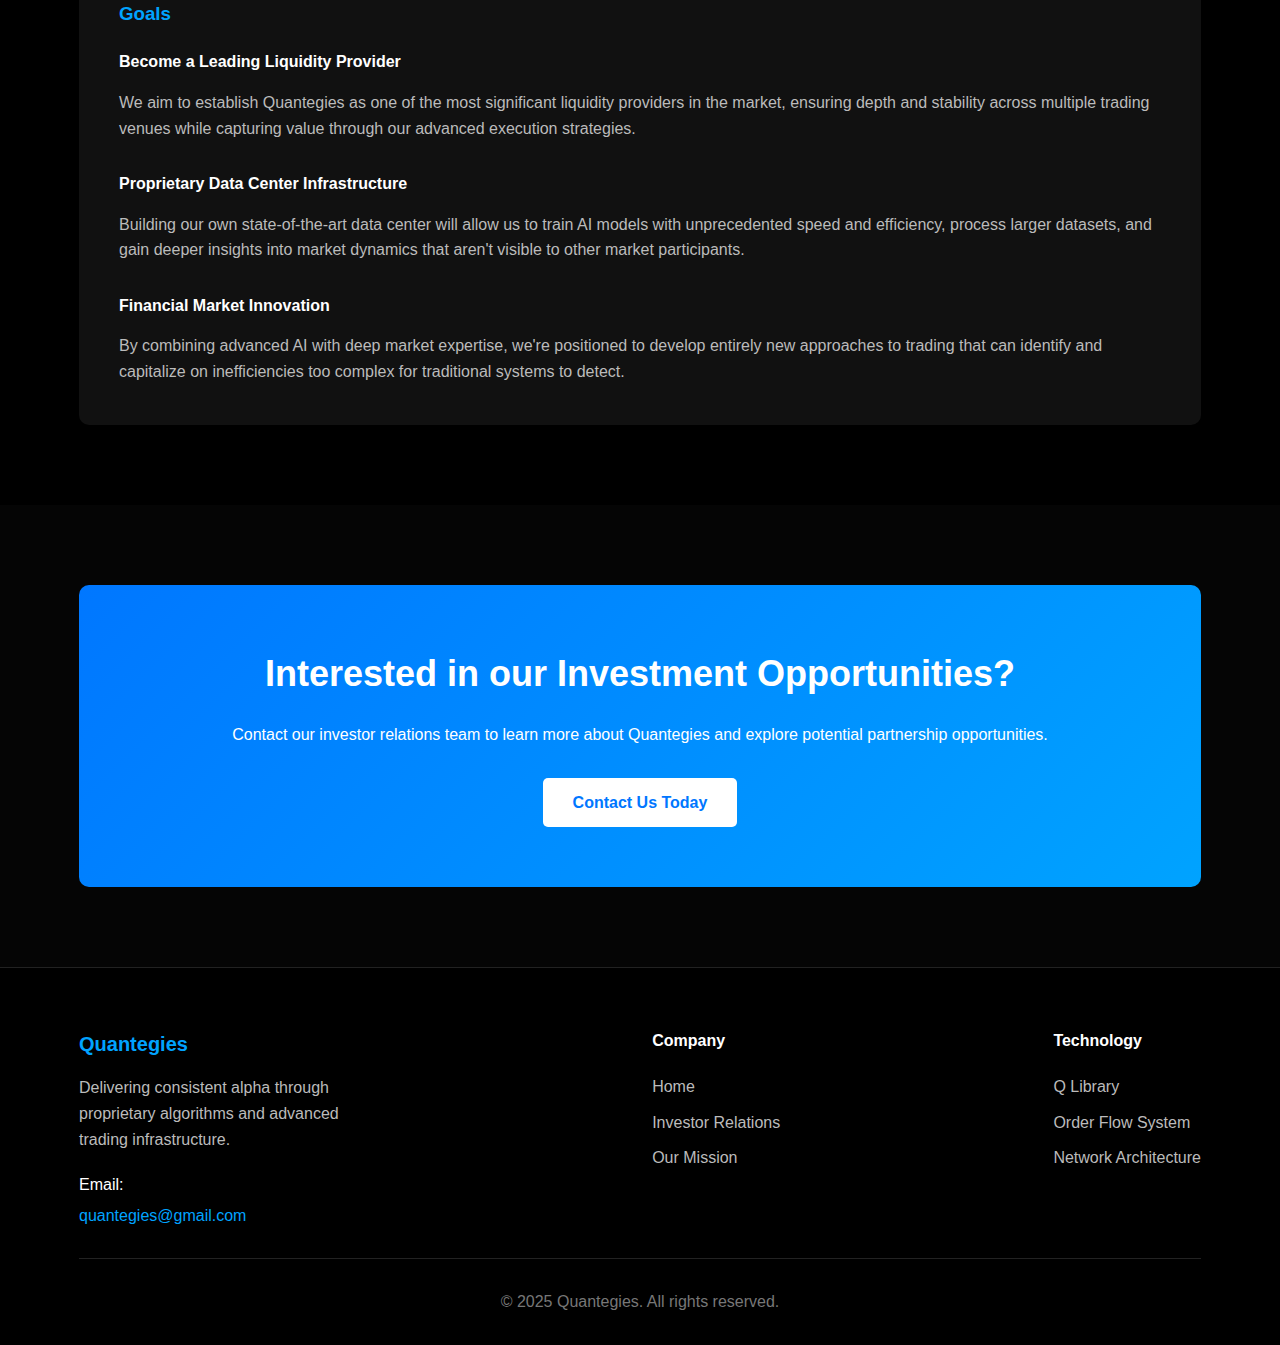
<file: quantegies-landing-simple.html>
<!DOCTYPE html>
<html lang="en">
<head>
    <meta charset="UTF-8">
    <meta name="viewport" content="width=device-width, initial-scale=1.0">
    <title>Quantegies | AI-Powered Trading</title>
    <style>
        /* Basic reset */
        * {
            margin: 0;
            padding: 0;
            box-sizing: border-box;
        }
        
        body {
            font-family: Arial, sans-serif;
            background: #000000;
            color: #FFFFFF;
            line-height: 1.6;
        }
        
        .container {
            width: 90%;
            max-width: 1200px;
            margin: 0 auto;
            padding: 0 15px;
        }
        
        /* Header */
        header {
            background: #000000;
            padding: 20px 0;
            position: fixed;
            width: 100%;
            z-index: 1000;
            border-bottom: 1px solid #222222;
        }
        
        .header-container {
            display: flex;
            justify-content: space-between;
            align-items: center;
        }
        
        .logo {
            color: #00A3FF;
            font-size: 24px;
            font-weight: bold;
            text-decoration: none;
        }
        
        nav ul {
            display: flex;
            list-style: none;
        }
        
        nav ul li {
            margin-left: 20px;
        }
        
        nav ul li a {
            color: #FFFFFF;
            text-decoration: none;
        }
        
        .contact-btn {
            background: #00A3FF;
            color: #FFFFFF;
            padding: 10px 20px;
            border-radius: 5px;
            text-decoration: none;
            font-weight: bold;
        }
        
        /* Hero Section */
        .hero {
            padding: 150px 0 80px;
            text-align: center;
        }
        
        .hero h1 {
            font-size: 48px;
            margin-bottom: 20px;
            background: linear-gradient(to right, #00A3FF, #0077FF);
            -webkit-background-clip: text;
            background-clip: text;
            color: transparent;
        }
        
        .hero p {
            font-size: 18px;
            color: #BBBBBB;
            max-width: 700px;
            margin: 0 auto 40px;
        }
        
        .hero-btns {
            display: flex;
            justify-content: center;
            gap: 20px;
        }
        
        .primary-btn {
            background: #00A3FF;
            color: #FFFFFF;
            padding: 12px 30px;
            border-radius: 5px;
            text-decoration: none;
            font-weight: bold;
        }
        
        .secondary-btn {
            background: transparent;
            color: #00A3FF;
            padding: 12px 30px;
            border-radius: 5px;
            text-decoration: none;
            font-weight: bold;
            border: 2px solid #00A3FF;
        }
        
        .stats-box {
            background: #111111;
            margin-top: 50px;
            padding: 30px;
            border-radius: 10px;
            display: flex;
            justify-content: space-around;
            border-bottom: 3px solid #00A3FF;
        }
        
        .stat-item {
            text-align: center;
        }
        
        .stat-number {
            font-size: 36px;
            font-weight: bold;
            color: #00A3FF;
            margin-bottom: 10px;
        }
        
        .stat-label {
            color: #BBBBBB;
            text-transform: uppercase;
            font-size: 14px;
        }
        
        /* Features Section */
        .features {
            padding: 80px 0;
            background: #050505;
        }
        
        .section-title {
            font-size: 36px;
            margin-bottom: 15px;
            color: #FFFFFF;
            position: relative;
            display: inline-block;
        }
        
        .section-title:after {
            content: '';
            position: absolute;
            bottom: -10px;
            left: 0;
            width: 50px;
            height: 3px;
            background: #00A3FF;
        }
        
        .feature-grid {
            display: grid;
            grid-template-columns: repeat(auto-fit, minmax(250px, 1fr));
            gap: 30px;
            margin-top: 50px;
        }
        
        .feature-card {
            background: #111111;
            padding: 30px;
            border-radius: 10px;
            border-left: 3px solid #00A3FF;
        }
        
        .feature-icon {
            font-size: 30px;
            color: #00A3FF;
            margin-bottom: 20px;
        }
        
        .feature-title {
            font-size: 20px;
            margin-bottom: 15px;
        }
        
        .feature-description {
            color: #BBBBBB;
        }
        
        /* Q Library Section */
        .q-library {
            padding: 80px 0;
        }
        
        .q-library-box {
            background: #111111;
            padding: 40px;
            border-radius: 10px;
        }
        
        .q-library-grid {
            display: grid;
            grid-template-columns: 1fr 1fr;
            gap: 40px;
            margin-top: 40px;
        }
        
        .highlight-box {
            background: #161616;
            padding: 30px;
            border-radius: 10px;
            border-left: 3px solid #00A3FF;
            margin-top: 30px;
        }
        
        .detail-title {
            color: #00A3FF;
            font-size: 20px;
            margin-bottom: 15px;
        }
        
        ul.detail-list {
            list-style: none;
            margin-left: 20px;
        }
        
        ul.detail-list li {
            margin-bottom: 10px;
            position: relative;
            color: #BBBBBB;
        }
        
        ul.detail-list li:before {
            content: '•';
            color: #00A3FF;
            position: absolute;
            left: -15px;
        }
        
        /* Roadmap Section */
        .roadmap {
            padding: 80px 0;
            background: #050505;
        }
        
        .roadmap-content {
            margin-top: 50px;
        }
        
        .roadmap-item {
            background: #111111;
            padding: 30px;
            border-radius: 10px;
            margin-bottom: 30px;
            border-left: 3px solid #00A3FF;
        }
        
        .roadmap-date {
            display: inline-block;
            background: #00A3FF;
            color: #FFFFFF;
            padding: 5px 10px;
            border-radius: 5px;
            margin-bottom: 15px;
        }
        
        /* Investor Section */
        .investor {
            padding: 80px 0;
        }
        
        .investor-content {
            background: #111111;
            padding: 40px;
            border-radius: 10px;
            text-align: center;
        }
        
        .investment-box {
            background: #161616;
            padding: 30px;
            border-radius: 10px;
            margin: 30px 0;
            border-left: 3px solid #00A3FF;
            border-right: 3px solid #FF0066;
        }
        
        .amount {
            font-size: 42px;
            color: #FFFFFF;
            margin-bottom: 10px;
        }
        
        .valuation {
            display: inline-block;
            background: #00A3FF;
            color: #FFFFFF;
            padding: 8px 20px;
            border-radius: 20px;
            font-weight: bold;
            margin-top: 15px;
        }
        
        .process-grid {
            display: grid;
            grid-template-columns: repeat(auto-fit, minmax(200px, 1fr));
            gap: 30px;
            margin-top: 40px;
        }
        
        .process-item {
            background: #161616;
            padding: 25px;
            border-radius: 10px;
            text-align: center;
        }
        
        .process-number {
            display: inline-block;
            width: 30px;
            height: 30px;
            line-height: 30px;
            background: #00A3FF;
            color: #FFFFFF;
            border-radius: 50%;
            margin-bottom: 15px;
        }
        
        /* CTA Section */
        .cta {
            padding: 80px 0;
            background: #050505;
        }
        
        .cta-box {
            background: linear-gradient(135deg, #0077FF, #00A3FF);
            padding: 60px;
            border-radius: 10px;
            text-align: center;
            color: #FFFFFF;
        }
        
        .cta-title {
            font-size: 36px;
            margin-bottom: 20px;
        }
        
        .cta-btn {
            display: inline-block;
            background: #FFFFFF;
            color: #0077FF;
            padding: 12px 30px;
            border-radius: 5px;
            text-decoration: none;
            font-weight: bold;
            margin-top: 30px;
        }
        
        /* Footer */
        footer {
            padding: 60px 0 30px;
            background: #000000;
            border-top: 1px solid #222222;
        }
        
        .footer-content {
            display: flex;
            justify-content: space-between;
            margin-bottom: 30px;
        }
        
        .footer-logo {
            color: #00A3FF;
            font-size: 20px;
            font-weight: bold;
            margin-bottom: 15px;
        }
        
        .footer-description {
            max-width: 300px;
            color: #BBBBBB;
            margin-bottom: 20px;
        }
        
        .footer-email {
            color: #00A3FF;
            text-decoration: none;
        }
        
        .footer-column h4 {
            color: #FFFFFF;
            margin-bottom: 20px;
        }
        
        .footer-column ul {
            list-style: none;
        }
        
        .footer-column ul li {
            margin-bottom: 10px;
        }
        
        .footer-column ul li a {
            color: #BBBBBB;
            text-decoration: none;
        }
        
        .copyright {
            text-align: center;
            padding-top: 30px;
            border-top: 1px solid #222222;
            color: #777777;
        }
        
        /* Responsive */
        @media (max-width: 768px) {
            .hero h1 {
                font-size: 36px;
            }
            
            .hero-btns {
                flex-direction: column;
                align-items: center;
            }
            
            .stats-box {
                flex-direction: column;
                gap: 30px;
            }
            
            .q-library-grid {
                grid-template-columns: 1fr;
            }
            
            .section-title:after {
                left: 50%;
                transform: translateX(-50%);
            }
            
            .section-title {
                display: block;
                text-align: center;
            }
            
            .footer-content {
                flex-direction: column;
                gap: 30px;
            }
        }
    </style>
</head>
<body>
    <!-- Header -->
    <header>
        <div class="container header-container">
            <a href="#" class="logo">Quantegies</a>
            <nav>
                <ul>
                    <li><a href="#">Home</a></li>
                    <li><a href="#investor">Investor Relations</a></li>
                </ul>
            </nav>
            <a href="mailto:quantegies@gmail.com" class="contact-btn">Contact Us</a>
        </div>
    </header>

    <!-- Hero Section -->
    <section class="hero">
        <div class="container">
            <h1>Advanced AI-Driven High-Frequency Trading Systems</h1>
            <p>Quantegies deploys proprietary AI technologies to execute high-frequency trading strategies with unparalleled precision and speed, delivering consistent alpha across market conditions.</p>
            
            <div class="hero-btns">
                <a href="#q-library" class="primary-btn">Explore Our Technology</a>
                <a href="#investor" class="secondary-btn">Investor Relations</a>
            </div>
            
            <div class="stats-box">
                <div class="stat-item">
                    <div class="stat-number">18,000+</div>
                    <div class="stat-label">Trades Per NYC Session</div>
                </div>
                <div class="stat-item">
                    <div class="stat-number">&lt;1μs</div>
                    <div class="stat-label">Execution Latency</div>
                </div>
            </div>
        </div>
    </section>

    <!-- Features Section -->
    <section class="features">
        <div class="container">
            <h2 class="section-title">Proprietary Trading Infrastructure</h2>
            <p style="color: #BBBBBB; max-width: 700px; margin-top: 20px;">Our vertically integrated technology stack delivers performance advantages at every layer of the trading process, from data ingestion to order execution.</p>
            
            <div class="feature-grid">
                <div class="feature-card">
                    <div class="feature-icon">🧠</div>
                    <h3 class="feature-title">Q Library</h3>
                    <p class="feature-description">Our proprietary neural processing engine that powers all trading decisions through advanced tensor operations and reinforcement learning algorithms.</p>
                </div>
                
                <div class="feature-card">
                    <div class="feature-icon">⚙️</div>
                    <h3 class="feature-title">Order Flow System</h3>
                    <p class="feature-description">Custom-built order flow infrastructure that optimizes execution paths while minimizing market impact and maximizing fill rates.</p>
                </div>
                
                <div class="feature-card">
                    <div class="feature-icon">⚡</div>
                    <h3 class="feature-title">Ultra-Low Latency</h3>
                    <p class="feature-description">Sub-microsecond execution capabilities through strategic colocation and hardware-accelerated trading algorithms.</p>
                </div>
                
                <div class="feature-card">
                    <div class="feature-icon">🔌</div>
                    <h3 class="feature-title">Network Architecture</h3>
                    <p class="feature-description">Proprietary network stack designed specifically for HFT environments, with dedicated hardware and custom protocols for minimum latency.</p>
                </div>
            </div>
        </div>
    </section>

    <!-- Q Library Section -->
    <section class="q-library" id="q-library">
        <div class="container">
            <h2 class="section-title">The Q Library Technology</h2>
            <p style="color: #BBBBBB; max-width: 700px; margin-top: 20px;">Our core intellectual property that drives Quantegies' competitive advantage in the market.</p>
            
            <div class="q-library-box">
                <div class="q-library-grid">
                    <div>
                        <h3 class="detail-title">Model Training & Deployment</h3>
                        <p style="color: #BBBBBB; margin-bottom: 15px;">The Q Library employs a rigorous, multi-phase approach to model development:</p>
                        <ul class="detail-list">
                            <li><strong style="color: #FFFFFF;">Historical Backtesting</strong> — Extensive model training on petabytes of historical market data across multiple asset classes and time periods</li>
                            <li><strong style="color: #FFFFFF;">Simulation Environment</strong> — Models are stress-tested in our proprietary market simulator with randomized conditions to ensure robustness</li>
                            <li><strong style="color: #FFFFFF;">Limited Deployment</strong> — Progressive release to production with real-time reinforcement learning capabilities</li>
                            <li><strong style="color: #FFFFFF;">Continuous Validation</strong> — Each model undergoes validation against 10,000+ market scenarios before full deployment</li>
                        </ul>
                    </div>
                    
                    <div>
                        <h3 class="detail-title">Technical Architecture</h3>
                        <p style="color: #BBBBBB; margin-bottom: 15px;">The Q Library is built on sophisticated technology components:</p>
                        <ul class="detail-list">
                            <li><strong style="color: #FFFFFF;">Tensor Processing</strong> — Custom matrix operations allow for multi-dimensional analysis of market signals in real-time</li>
                            <li><strong style="color: #FFFFFF;">Hardware Acceleration</strong> — Critical path algorithms implemented directly in FPGA for minimum latency</li>
                            <li><strong style="color: #FFFFFF;">Adaptive Learning</strong> — Dynamic parameter adjustment based on current market conditions</li>
                            <li><strong style="color: #FFFFFF;">Distributed Computing</strong> — High-performance compute cluster for parallel training of models across hundreds of specialized processors</li>
                        </ul>
                    </div>
                </div>
                
                <div class="highlight-box">
                    <h3 class="detail-title">Self-Optimizing Architecture</h3>
                    <p style="color: #BBBBBB;">The Q Library employs a meta-learning system where models continuously evolve and improve. Our proprietary algorithms evaluate performance metrics in real-time, automatically adjusting parameters and developing new trading strategies without human intervention. This autonomous adaptation allows Quantegies to maintain performance advantages across varying market conditions.</p>
                </div>
            </div>
        </div>
    </section>

    <!-- Roadmap Section -->
    <section class="roadmap">
        <div class="container">
            <h2 class="section-title">Technology Roadmap</h2>
            <p style="color: #BBBBBB; max-width: 700px; margin-top: 20px;">Our vision for the future of Quantegies' technology and market expansion.</p>
            
            <div class="roadmap-content">
                <div class="roadmap-item">
                    <div class="roadmap-date">2025</div>
                    <h3 class="feature-title">Proprietary Data Center</h3>
                    <p style="color: #BBBBBB;">Establishment of our own data center facility to train models more efficiently and process increased volumes of market data. This infrastructure will support faster iteration of our AI systems and reduce latency in model deployment.</p>
                </div>
                
                <div class="roadmap-item">
                    <div class="roadmap-date">2026</div>
                    <h3 class="feature-title">Market Expansion</h3>
                    <p style="color: #BBBBBB;">Extending our trading capabilities into additional markets and asset classes, increasing diversification and scaling our trading volume to become one of the leading liquidity providers in select markets.</p>
                </div>
                
                <div class="roadmap-item">
                    <div class="roadmap-date">2027</div>
                    <h3 class="feature-title">Advanced Predictive Systems</h3>
                    <p style="color: #BBBBBB;">Development of next-generation Q Library architecture incorporating quantum-inspired algorithms and advanced pattern recognition capabilities for unprecedented market prediction accuracy.</p>
                </div>
            </div>
        </div>
    </section>

    <!-- Investor Section -->
    <section class="investor" id="investor">
        <div class="container">
            <h2 class="section-title">Investor Relations</h2>
            <p style="color: #BBBBBB; max-width: 700px; margin-top: 20px;">Information for current and prospective investors in Quantegies.</p>
            
            <div class="investor-content">
                <div class="investment-box">
                    <div class="amount">$300,000</div>
                    <p style="color: #BBBBBB; max-width: 600px; margin: 0 auto;">We have successfully raised a pre-seed investment round, demonstrating strong early investor confidence in our technology and team.</p>
                    <div class="valuation">$3 Million Valuation</div>
                </div>
                
                <h3 style="margin-bottom: 30px;">Our Investment Process</h3>
                <div class="process-grid">
                    <div class="process-item">
                        <div class="process-number">1</div>
                        <h4 style="margin-bottom: 15px;">Initial Consultation</h4>
                        <p style="color: #BBBBBB;">We begin with a comprehensive overview of our technology, market strategy, and growth projections.</p>
                    </div>
                    
                    <div class="process-item">
                        <div class="process-number">2</div>
                        <h4 style="margin-bottom: 15px;">Due Diligence</h4>
                        <p style="color: #BBBBBB;">Transparent access to our technology demonstrations, financial models, and performance metrics.</p>
                    </div>
                    
                    <div class="process-item">
                        <div class="process-number">3</div>
                        <h4 style="margin-bottom: 15px;">Partnership</h4>
                        <p style="color: #BBBBBB;">Beyond capital, we value strategic partnerships that can accelerate our growth and market penetration.</p>
                    </div>
                </div>
            </div>
        </div>
    </section>

    <!-- About Mission Section -->
    <section class="investor">
        <div class="container">
            <h2 class="section-title">Our Mission</h2>
            <p style="color: #BBBBBB; max-width: 700px; margin-top: 20px; margin-bottom: 30px;">Becoming a dominant force in the global trading landscape through innovation and excellence.</p>
            
            <div class="investor-content" style="text-align: left;">
                <h3 style="margin-bottom: 20px; color: #00A3FF;">Goals</h3>
                
                <div style="margin-bottom: 30px;">
                    <h4 style="margin-bottom: 15px;">Become a Leading Liquidity Provider</h4>
                    <p style="color: #BBBBBB;">We aim to establish Quantegies as one of the most significant liquidity providers in the market, ensuring depth and stability across multiple trading venues while capturing value through our advanced execution strategies.</p>
                </div>
                
                <div style="margin-bottom: 30px;">
                    <h4 style="margin-bottom: 15px;">Proprietary Data Center Infrastructure</h4>
                    <p style="color: #BBBBBB;">Building our own state-of-the-art data center will allow us to train AI models with unprecedented speed and efficiency, process larger datasets, and gain deeper insights into market dynamics that aren't visible to other market participants.</p>
                </div>
                
                <div>
                    <h4 style="margin-bottom: 15px;">Financial Market Innovation</h4>
                    <p style="color: #BBBBBB;">By combining advanced AI with deep market expertise, we're positioned to develop entirely new approaches to trading that can identify and capitalize on inefficiencies too complex for traditional systems to detect.</p>
                </div>
            </div>
        </div>
    </section>

    <!-- CTA Section -->
    <section class="cta">
        <div class="container">
            <div class="cta-box">
                <h2 class="cta-title">Interested in our Investment Opportunities?</h2>
                <p>Contact our investor relations team to learn more about Quantegies and explore potential partnership opportunities.</p>
                <a href="mailto:quantegies@gmail.com" class="cta-btn">Contact Us Today</a>
            </div>
        </div>
    </section>

    <!-- Footer -->
    <footer>
        <div class="container">
            <div class="footer-content">
                <div>
                    <div class="footer-logo">Quantegies</div>
                    <p class="footer-description">Delivering consistent alpha through proprietary algorithms and advanced trading infrastructure.</p>
                    <p style="color: #FFFFFF; margin-bottom: 5px;">Email:</p>
                    <a href="mailto:quantegies@gmail.com" class="footer-email">quantegies@gmail.com</a>
                </div>
                
                <div class="footer-column">
                    <h4>Company</h4>
                    <ul>
                        <li><a href="#">Home</a></li>
                        <li><a href="#investor">Investor Relations</a></li>
                        <li><a href="#">Our Mission</a></li>
                    </ul>
                </div>
                
                <div class="footer-column">
                    <h4>Technology</h4>
                    <ul>
                        <li><a href="#q-library">Q Library</a></li>
                        <li><a href="#">Order Flow System</a></li>
                        <li><a href="#">Network Architecture</a></li>
                    </ul>
                </div>
            </div>
            
            <div class="copyright">
                © 2025 Quantegies. All rights reserved.
            </div>
        </div>
    </footer>

    <script>
        // Simple scroll behavior for navigation
        document.querySelectorAll('a[href^="#"]').forEach(anchor => {
            anchor.addEventListener('click', function (e) {
                e.preventDefault();
                
                const targetId = this.getAttribute('href');
                if(targetId === "#") return;
                
                const targetElement = document.querySelector(targetId);
                if(targetElement) {
                    window.scrollTo({
                        top: targetElement.offsetTop - 80,
                        behavior: 'smooth'
                    });
                }
            });
        });
    </script>
</body>
</html>
</file>
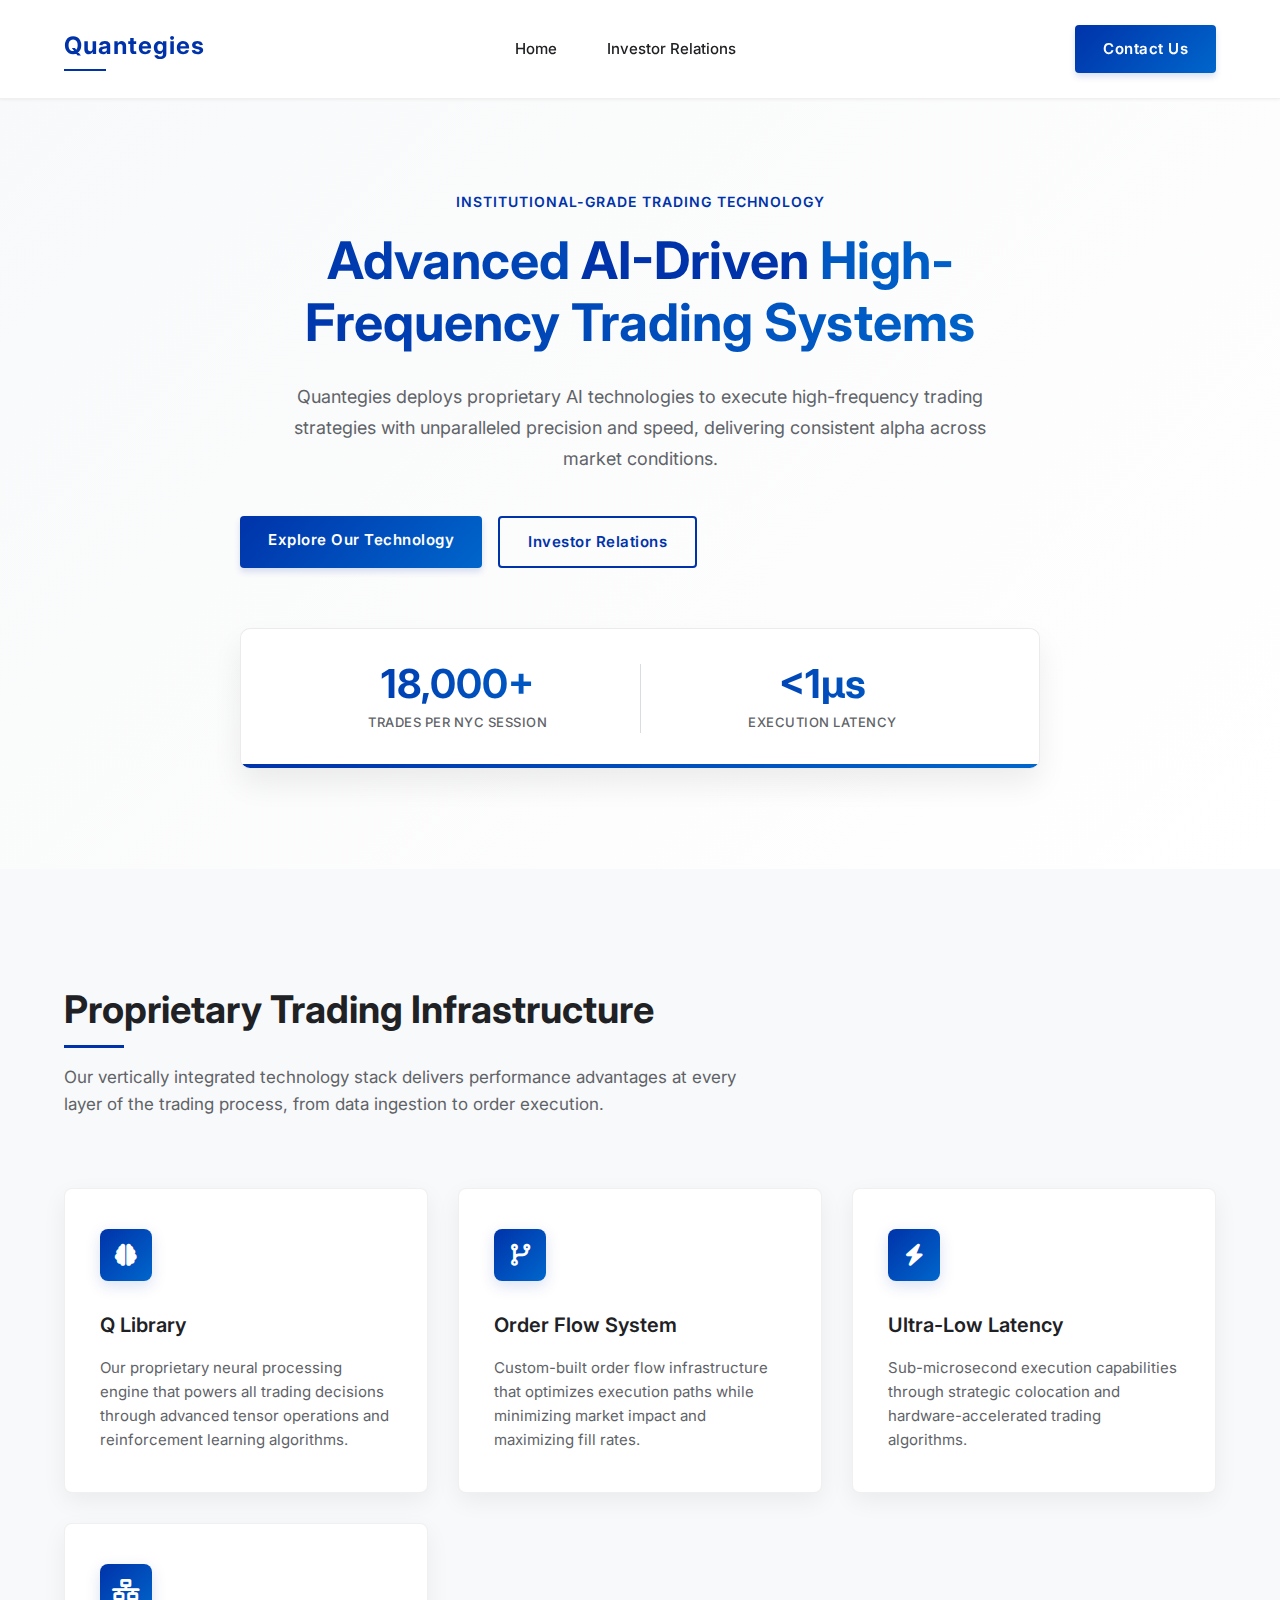
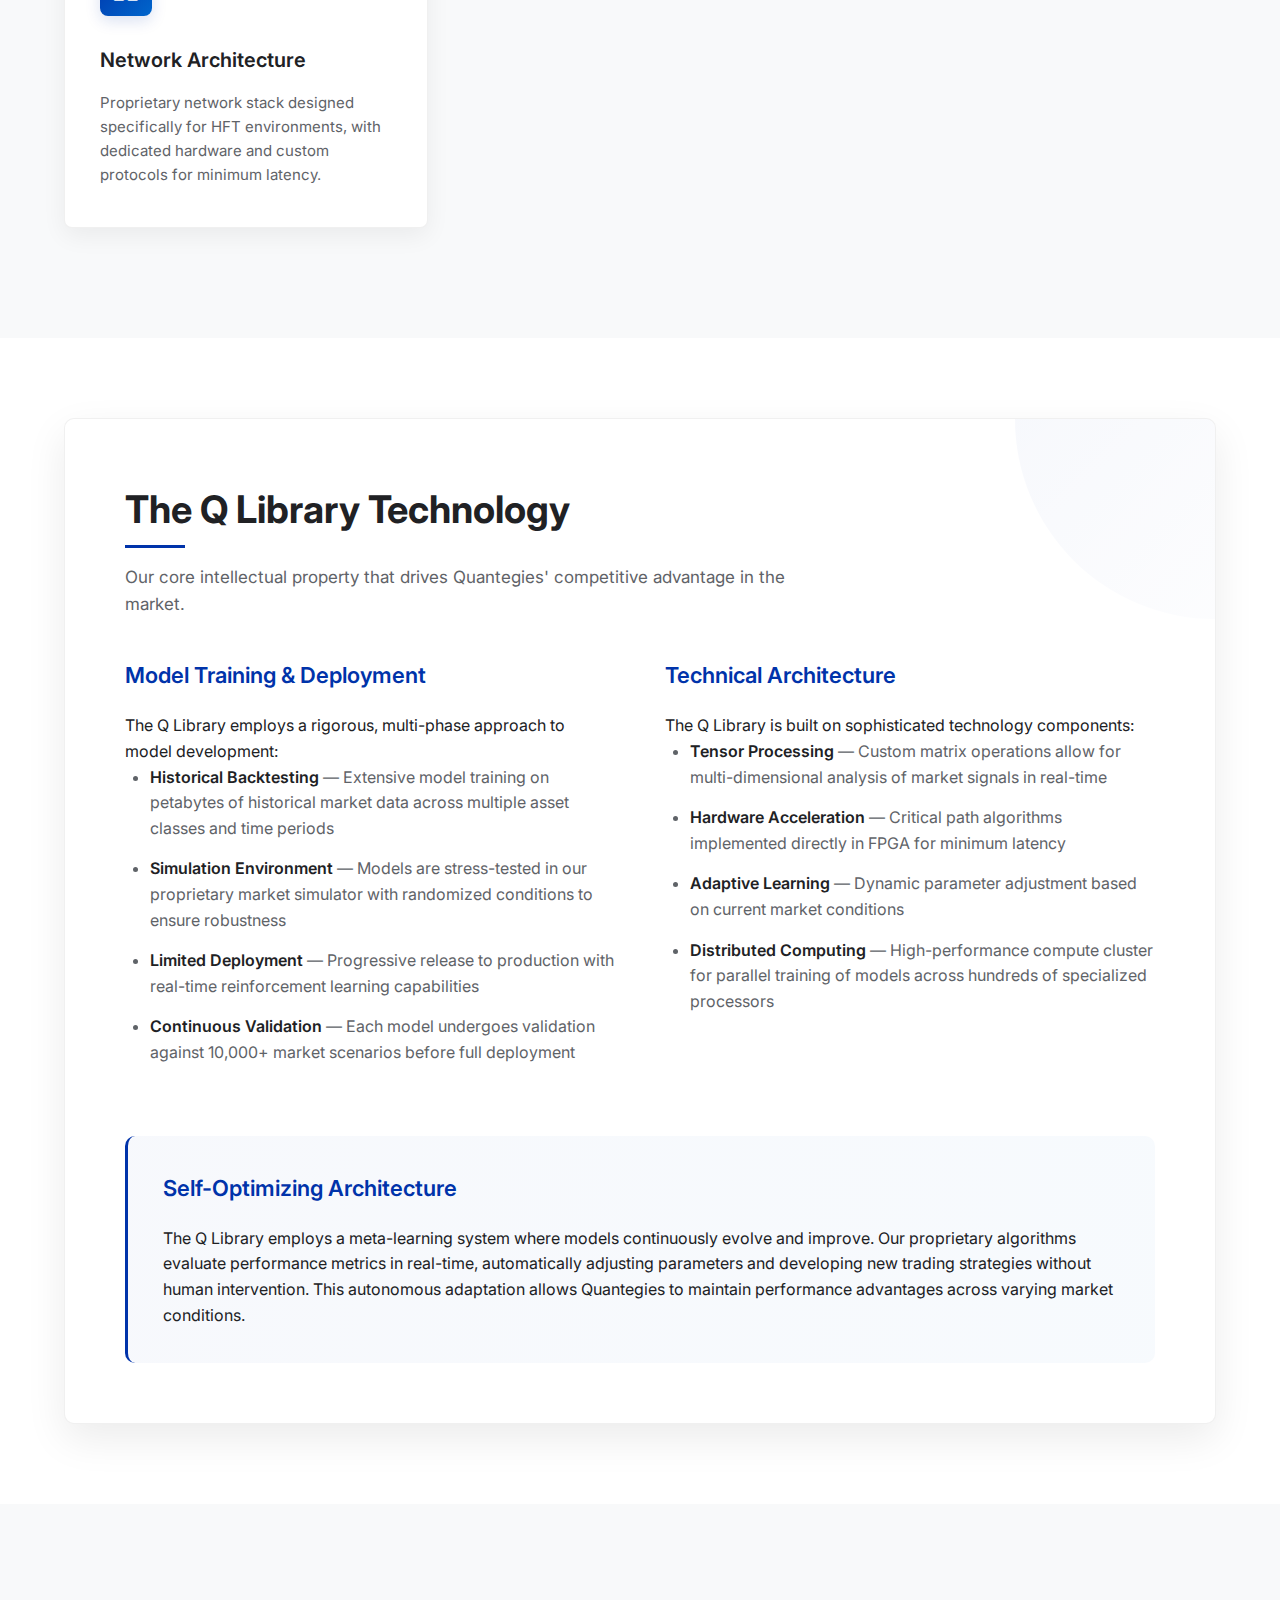
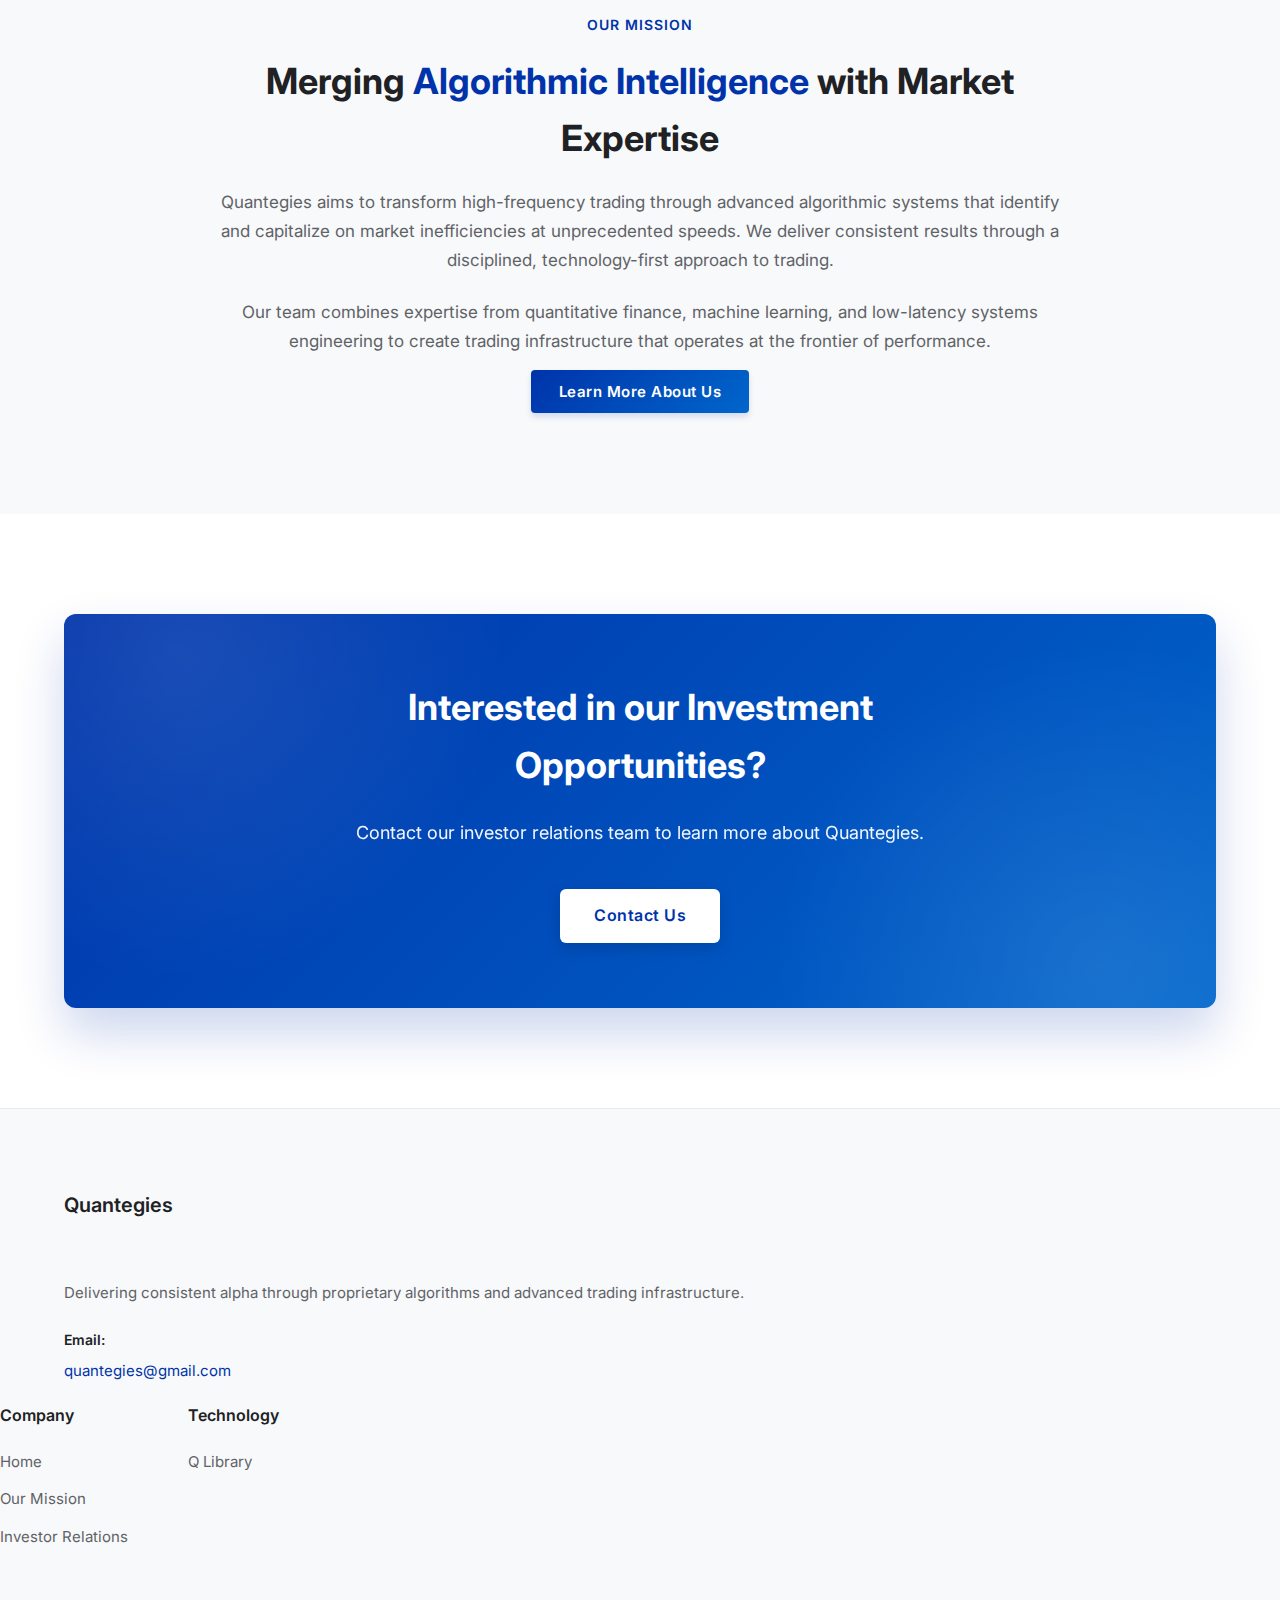
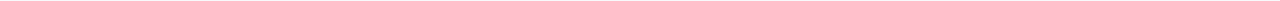
<file: whiteindex.html>
.hero {
            position: relative;
            min-height: 85vh;
            display: flex;
            align-items: center;
            padding: 140px 0 100px;
            background: linear-gradient(135deg, var(--off-white), var(--white));
            overflow: hidden;
        }

        .hero-bg {
            position: absolute;
            top<!DOCTYPE html>
<html lang="en">
<head>
    <meta charset="UTF-8">
    <meta name="viewport" content="width=device-width, initial-scale=1.0">
    <title>Quantegies | Integrating AI with traditional markets to redefine dominance.</title>
    <style>
        :root {
            --primary: #0033AA;
            --primary-light: #0055CC; 
            --secondary: #D50000;
            --accent: #00B8D4;
            --dark: #121212;
            --white: #FFFFFF;
            --off-white: #F8F9FA;
            --light-gray: #E8EAED;
            --gray: #DADCE0;
            --medium-gray: #5F6368;
            --text: #202124;
            --text-light: #5F6368;
            --text-dark: #202124;
            --gradient-start: #0033AA;
            --gradient-end: #0066CC;
        }

        * {
            margin: 0;
            padding: 0;
            box-sizing: border-box;
            font-family: 'Inter', sans-serif;
        }

        body {
            background: var(--white);
            color: var(--text);
            overflow-x: hidden;
            line-height: 1.6;
        }

        .container {
            max-width: 1200px;
            margin: 0 auto;
            padding: 0 24px;
        }

        /* Header Styles */
        header {
            position: fixed;
            top: 0;
            left: 0;
            width: 100%;
            padding: 25px 0;
            background: rgba(255, 255, 255, 0.98);
            backdrop-filter: blur(10px);
            z-index: 1000;
            border-bottom: 1px solid rgba(0, 0, 0, 0.06);
            box-shadow: 0 1px 3px rgba(0, 0, 0, 0.05);
        }

        .header-container {
            display: flex;
            justify-content: space-between;
            align-items: center;
        }

        .logo {
            font-size: 24px;
            font-weight: 700;
            color: var(--primary);
            text-decoration: none;
            letter-spacing: 1px;
            position: relative;
            padding-bottom: 5px;
        }
        
        .logo:after {
            content: '';
            position: absolute;
            bottom: 0;
            left: 0;
            width: 30%;
            height: 2px;
            background: var(--primary);
        }

        nav ul {
            display: flex;
            list-style: none;
            margin-left: auto;
            margin-right: 30px;
        }

        nav ul li {
            margin: 0 25px;
        }

        nav ul li a {
            color: var(--text);
            text-decoration: none;
            font-size: 15px;
            font-weight: 500;
            transition: color 0.2s ease;
            position: relative;
        }

        nav ul li a:hover {
            color: var(--primary);
        }

        .cta-button {
            background: linear-gradient(135deg, var(--gradient-start), var(--gradient-end));
            color: var(--white);
            padding: 12px 28px;
            border-radius: 4px;
            text-decoration: none;
            font-weight: 600;
            font-size: 15px;
            transition: all 0.3s ease;
            letter-spacing: 0.5px;
            border: none;
            box-shadow: 0 4px 6px rgba(0, 51, 170, 0.15);
        }

        .cta-button:hover {
            background: linear-gradient(135deg, var(--gradient-end), var(--gradient-start));
            transform: translateY(-2px);
            box-shadow: 0 7px 14px rgba(0, 51, 170, 0.2);
        }

        /* Hero Section */
        .hero {
            position: relative;
            min-height: 85vh;
            display: flex;
            align-items: center;
            padding: 140px 0 100px;
            background: linear-gradient(135deg, var(--off-white), var(--white));
            overflow: hidden;
        }

        .hero-bg {
            position: absolute;
            top: 0;
            left: 0;
            width: 100%;
            height: 100%;
            z-index: -1;
        }

        .grid-overlay {
            position: absolute;
            top: 0;
            left: 0;
            width: 100%;
            height: 100%;
            background-image: 
                linear-gradient(135deg, rgba(0, 51, 170, 0.02) 1px, transparent 1px),
                linear-gradient(45deg, rgba(0, 51, 170, 0.02) 1px, transparent 1px);
            background-size: 30px 30px;
            z-index: -1;
        }

        .hero-content {
            max-width: 800px;
            position: relative;
            z-index: 1;
            margin: 0 auto;
            text-align: center;
        }

        .eyebrow {
            font-size: 14px;
            font-weight: 600;
            letter-spacing: 1px;
            color: var(--primary);
            margin-bottom: 16px;
            display: block;
            text-transform: uppercase;
        }

        .hero-title {
            font-size: 52px;
            font-weight: 700;
            line-height: 1.2;
            margin-bottom: 28px;
            color: var(--text-dark);
            background: linear-gradient(to right, var(--gradient-start), var(--gradient-end));
            -webkit-background-clip: text;
            background-clip: text;
            color: transparent;
        }

        .hero-title span {
            color: var(--primary);
            position: relative;
            display: inline-block;
        }

        .hero-subtitle {
            font-size: 18px;
            line-height: 1.7;
            margin-bottom: 42px;
            color: var(--text-light);
            max-width: 720px;
            margin-left: auto;
            margin-right: auto;
        }

        .hero-buttons {
            display: flex;
            gap: 16px;
        }

        .secondary-button {
            background: transparent;
            color: var(--primary);
            padding: 12px 28px;
            border-radius: 4px;
            text-decoration: none;
            font-weight: 600;
            font-size: 15px;
            border: 2px solid var(--primary);
            transition: all 0.3s ease;
            letter-spacing: 0.5px;
        }

        .secondary-button:hover {
            background: rgba(0, 51, 170, 0.05);
            transform: translateY(-2px);
            box-shadow: 0 4px 8px rgba(0, 51, 170, 0.1);
        }

        .hero-image {
            position: absolute;
            right: 5%;
            top: 50%;
            transform: translateY(-50%);
            width: 40%;
            max-width: 550px;
            z-index: 0;
        }

        .stats-card {
            display: flex;
            background: var(--white);
            border: 1px solid rgba(0, 0, 0, 0.08);
            border-radius: 10px;
            padding: 35px;
            margin-top: 60px;
            box-shadow: 0 15px 30px rgba(0, 0, 0, 0.07);
            justify-content: space-between;
            position: relative;
            overflow: hidden;
        }
        
        .stats-card:after {
            content: '';
            position: absolute;
            bottom: 0;
            left: 0;
            right: 0;
            height: 4px;
            background: linear-gradient(to right, var(--gradient-start), var(--gradient-end));
        }

        .stat-item {
            text-align: center;
            padding: 0 30px;
            border-right: 1px solid var(--gray);
            flex: 1;
        }

        .stat-item:last-child {
            border-right: none;
        }

        .stat-number {
            font-size: 40px;
            font-weight: 700;
            color: var(--primary);
            margin-bottom: 8px;
            line-height: 1;
            background: linear-gradient(to right, var(--gradient-start), var(--gradient-end));
            -webkit-background-clip: text;
            background-clip: text;
            color: transparent;
        }

        .stat-label {
            font-size: 13px;
            color: var(--text-light);
            letter-spacing: 0.5px;
            font-weight: 500;
            text-transform: uppercase;
        }

        /* Features Section */
        .features {
            padding: 110px 0;
            position: relative;
            background-color: var(--off-white);
        }

        .section-header {
            text-align: left;
            max-width: 800px;
            margin: 0 0 70px;
        }

        .section-title {
            font-size: 38px;
            font-weight: 700;
            margin-bottom: 24px;
            color: var(--text-dark);
            position: relative;
            display: inline-block;
        }
        
        .section-title:after {
            content: '';
            position: absolute;
            bottom: -8px;
            left: 0;
            width: 60px;
            height: 3px;
            background: var(--primary);
        }

        .section-subtitle {
            font-size: 17px;
            line-height: 1.6;
            color: var(--text-light);
            max-width: 700px;
        }

        .features-grid {
            display: grid;
            grid-template-columns: repeat(auto-fit, minmax(280px, 1fr));
            gap: 30px;
        }

        .feature-card {
            background: var(--white);
            border: 1px solid rgba(0, 0, 0, 0.06);
            border-radius: 8px;
            padding: 40px 35px;
            position: relative;
            transition: transform 0.4s ease, box-shadow 0.4s ease;
            box-shadow: 0 8px 24px rgba(0, 0, 0, 0.06);
            overflow: hidden;
        }

        .feature-card:before {
            content: '';
            position: absolute;
            top: 0;
            left: 0;
            width: 4px;
            height: 0;
            background: linear-gradient(to bottom, var(--primary), var(--primary-light));
            transition: height 0.4s ease;
        }

        .feature-card:hover {
            transform: translateY(-10px);
            box-shadow: 0 16px 32px rgba(0, 0, 0, 0.09);
        }
        
        .feature-card:hover:before {
            height: 100%;
        }

        .feature-icon {
            width: 52px;
            height: 52px;
            background: linear-gradient(135deg, var(--gradient-start), var(--gradient-end));
            border-radius: 8px;
            display: flex;
            align-items: center;
            justify-content: center;
            margin-bottom: 28px;
            color: var(--white);
            box-shadow: 0 5px 15px rgba(0, 51, 170, 0.15);
        }

        .feature-icon i {
            font-size: 22px;
        }

        .feature-title {
            font-size: 20px;
            font-weight: 600;
            margin-bottom: 15px;
            color: var(--text-dark);
        }

        .feature-description {
            font-size: 15px;
            line-height: 1.6;
            color: var(--text-light);
        }

        /* Q Library Detail Section */
        .q-library-section {
            padding: 80px 0;
            background: var(--white);
        }

        .detail-card {
            background: var(--white);
            border: 1px solid rgba(0, 0, 0, 0.06);
            border-radius: 10px;
            padding: 60px;
            box-shadow: 0 15px 40px rgba(0, 0, 0, 0.08);
            position: relative;
            overflow: hidden;
        }
        
        .detail-card:after {
            content: '';
            position: absolute;
            top: 0;
            right: 0;
            width: 200px;
            height: 200px;
            background: linear-gradient(135deg, rgba(0, 51, 170, 0.03), rgba(0, 51, 170, 0.01));
            border-bottom-left-radius: 100%;
            z-index: 0;
        }

        .detail-grid {
            display: grid;
            grid-template-columns: 1fr 1fr;
            gap: 50px;
            margin-top: 40px;
        }

        .detail-title {
            font-size: 22px;
            font-weight: 600;
            margin-bottom: 20px;
            color: var(--primary);
            display: inline-block;
            position: relative;
        }

        .detail-list {
            padding-left: 25px;
            margin-bottom: 30px;
            color: var(--text-light);
        }

        .detail-list li {
            margin-bottom: 15px;
            position: relative;
        }
        
        .detail-list li strong {
            color: var(--text-dark);
            font-weight: 600;
        }

        .highlight-box {
            background: linear-gradient(to right, rgba(0, 51, 170, 0.03), rgba(0, 102, 204, 0.03));
            border-radius: 10px;
            padding: 35px;
            margin-top: 40px;
            border-left: 3px solid var(--primary);
        }

        /* About Section */
        .about {
            padding: 110px 0;
            position: relative;
            background: var(--off-white);
        }

        .about-content {
            display: flex;
            flex-direction: column;
            align-items: center;
            justify-content: center;
            text-align: center;
            max-width: 900px;
            margin: 0 auto;
        }

        .about-text {
            width: 100%;
        }

        .about-title {
            font-size: 36px;
            font-weight: 700;
            margin-bottom: 20px;
            color: var(--text-dark);
        }

        .about-title span {
            color: var(--primary);
        }

        .about-description {
            font-size: 17px;
            line-height: 1.7;
            margin-bottom: 24px;
            color: var(--text-light);
        }

        .about-image {
            flex: 1;
            position: relative;
        }

        .image-wrapper {
            position: relative;
            width: 100%;
            max-width: 500px;
            height: 380px;
            border-radius: 8px;
            overflow: hidden;
            box-shadow: 0 15px 30px rgba(0, 0, 0, 0.1);
        }

        .image-wrapper img {
            width: 100%;
            height: 100%;
            object-fit: cover;
        }

        /* CTA Section */
        .cta-section {
            padding: 100px 0;
            background-color: var(--white);
            position: relative;
        }

        .cta-container {
            background: linear-gradient(135deg, var(--gradient-start), var(--gradient-end));
            border-radius: 12px;
            padding: 65px;
            text-align: center;
            position: relative;
            z-index: 1;
            color: var(--white);
            box-shadow: 0 25px 50px rgba(0, 51, 170, 0.2);
            overflow: hidden;
        }

        .cta-pattern {
            position: absolute;
            top: 0;
            left: 0;
            width: 100%;
            height: 100%;
            background: 
                radial-gradient(circle at 10% 10%, rgba(255, 255, 255, 0.1) 0%, transparent 30%),
                radial-gradient(circle at 90% 90%, rgba(255, 255, 255, 0.1) 0%, transparent 30%);
            z-index: 0;
        }

        .cta-content {
            position: relative;
            z-index: 1;
            max-width: 700px;
            margin: 0 auto;
        }

        .cta-title {
            font-size: 36px;
            font-weight: 700;
            margin-bottom: 24px;
            color: var(--white);
        }

        .cta-text {
            font-size: 18px;
            line-height: 1.7;
            margin-bottom: 40px;
            opacity: 0.95;
            max-width: 700px;
            margin-left: auto;
            margin-right: auto;
        }

        .cta-button-white {
            background: var(--white);
            color: var(--primary);
            padding: 14px 34px;
            border-radius: 6px;
            text-decoration: none;
            font-weight: 600;
            font-size: 16px;
            transition: all 0.3s ease;
            display: inline-block;
            box-shadow: 0 5px 15px rgba(0, 0, 0, 0.15);
            letter-spacing: 0.5px;
        }

        .cta-button-white:hover {
            background: rgba(255, 255, 255, 0.95);
            transform: translateY(-3px);
            box-shadow: 0 8px 20px rgba(0, 0, 0, 0.2);
        }

        /* Footer */
        footer {
            background: var(--off-white);
            padding: 80px 0 40px;
            border-top: 1px solid rgba(0, 0, 0, 0.06);
        }

        .footer-content {
            display: flex;
            justify-content: space-between;
            align-items: flex-start;
            margin-bottom: 60px;
        }

        .footer-logo-section {
            max-width: 320px;
        }

        .footer-logo {
            display: flex;
            align-items: center;
            margin-bottom: 20px;
        }

        .footer-logo-text {
            font-size: 20px;
            font-weight: 600;
            color: var(--text-dark);
        }

        .footer-description {
            font-size: 15px;
            line-height: 1.6;
            color: var(--text-light);
            margin-bottom: 24px;
        }

        .contact-info {
            margin-bottom: 20px;
        }

        .contact-label {
            font-size: 14px;
            font-weight: 600;
            color: var(--text-dark);
            margin-bottom: 8px;
        }

        .contact-email {
            font-size: 15px;
            color: var(--primary);
            text-decoration: none;
            transition: color 0.2s ease;
        }

        .contact-email:hover {
            color: var(--primary-light);
        }

        .footer-links {
            display: flex;
            gap: 60px;
        }

        .footer-links-column h4 {
            font-size: 16px;
            font-weight: 600;
            margin-bottom: 20px;
            color: var(--text-dark);
        }

        .footer-links-column ul {
            list-style: none;
        }

        .footer-links-column ul li {
            margin-bottom: 12px;
        }

        .footer-links-column ul li a {
            color: var(--text-light);
            text-decoration: none;
            font-size: 15px;
            transition: color 0.2s ease;
        }

        .footer-links-column ul li a:hover {
            color: var(--primary);
        }

        .footer-bottom {
            padding-top: 30px;
            border-top: 1px solid rgba(0, 0, 0, 0.08);
            display: flex;
            justify-content: space-between;
            align-items: center;
        }

        .copyright {
            font-size: 14px;
            color: var(--text-light);
        }

        /* Responsive */
        @media (max-width: 1100px) {
            .hero-image {
                width: 35%;
            }
            
            .detail-grid {
                grid-template-columns: 1fr;
                gap: 40px;
            }
        }

        @media (max-width: 900px) {
            .hero {
                padding: 120px 0 80px;
            }
            
            .hero-title {
                font-size: 36px;
            }
            
            .hero-image {
                position: relative;
                width: 80%;
                max-width: 400px;
                margin: 60px auto 0;
                transform: none;
                top: auto;
                right: auto;
                display: block;
            }
            
            .hero-content {
                max-width: 100%;
                text-align: center;
            }
            
            .hero-buttons {
                justify-content: center;
            }
            
            .section-header {
                text-align: center;
                margin-left: auto;
                margin-right: auto;
            }
            
            .section-subtitle {
                margin-left: auto;
                margin-right: auto;
            }
            
            .about-content {
                flex-direction: column;
            }
            
            .about-text {
                order: 2;
                text-align: center;
            }
            
            .about-image {
                order: 1;
                margin-bottom: 40px;
            }
            
            .image-wrapper {
                margin: 0 auto;
            }
            
            .footer-content {
                flex-direction: column;
                gap: 40px;
            }
            
            .footer-logo-section {
                max-width: 100%;
                margin-bottom: 20px;
                text-align: center;
            }
            
            .footer-logo {
                justify-content: center;
            }
            
            .footer-links {
                width: 100%;
                justify-content: space-around;
            }
        }

        @media (max-width: 600px) {
            .header-container {
                flex-direction: column;
                gap: 20px;
            }
            
            nav ul {
                margin: 15px 0;
                flex-wrap: wrap;
                justify-content: center;
            }
            
            nav ul li {
                margin: 0 15px 10px;
            }
            
            .hero-title {
                font-size: 32px;
            }
            
            .stats-card {
                flex-direction: column;
                gap: 30px;
            }
            
            .stat-item {
                border-right: none;
                border-bottom: 1px solid var(--gray);
                padding-bottom: 20px;
            }
            
            .stat-item:last-child {
                border-bottom: none;
            }
            
            .features-grid {
                grid-template-columns: 1fr;
            }
            
            .section-title, .about-title {
                font-size: 28px;
            }
            
            .cta-container {
                padding: 40px 30px;
            }
            
            .cta-title {
                font-size: 26px;
            }
            
            .footer-links {
                flex-direction: column;
                gap: 30px;
            }
            
            .footer-bottom {
                flex-direction: column;
                gap: 15px;
                text-align: center;
            }
        }
    </style>
    <link href="https://cdnjs.cloudflare.com/ajax/libs/font-awesome/6.0.0-beta3/css/all.min.css" rel="stylesheet">
    <link href="https://fonts.googleapis.com/css2?family=Inter:wght@400;500;600;700&display=swap" rel="stylesheet">
</head>
<body>
    <!-- Header -->
    <header>
        <div class="container header-container">
            <a href="#" class="logo">
                Quantegies
            </a>
            <nav>
                <ul>
                    <li><a href="#">Home</a></li>
                    <li><a href="#">Investor Relations</a></li>
                </ul>
            </nav>
            <a href="mailto:quantegies@gmail.com" class="cta-button">Contact Us</a>
        </div>
    </header>

    <!-- Hero Section -->
    <section class="hero">
        <div class="hero-bg"></div>
        <div class="grid-overlay"></div>
        <div class="container">
            <div class="hero-content">
                <span class="eyebrow">Institutional-Grade Trading Technology</span>
                <h1 class="hero-title">Advanced <span>AI-Driven</span> High-Frequency Trading Systems</h1>
                <p class="hero-subtitle">Quantegies deploys proprietary AI technologies to execute high-frequency trading strategies with unparalleled precision and speed, delivering consistent alpha across market conditions.</p>
                
                <div class="hero-buttons">
                    <a href="#q-library-section" class="cta-button">Explore Our Technology</a>
                    <a href="#investor-contact" class="secondary-button">Investor Relations</a>
                </div>
                
                <div class="stats-card">
                    <div class="stat-item">
                        <div class="stat-number">18,000+</div>
                        <div class="stat-label">Trades Per NYC Session</div>
                    </div>
                    <div class="stat-item">
                        <div class="stat-number">&lt;1μs</div>
                        <div class="stat-label">Execution Latency</div>
                    </div>
                </div>
            </div>
            <div class="hero-image">
                <!-- Hero image removed per client request -->
            </div>
        </div>
    </section>

    <!-- Features Section -->
    <section class="features">
        <div class="container">
            <div class="section-header">
                <h2 class="section-title">Proprietary Trading Infrastructure</h2>
                <p class="section-subtitle">Our vertically integrated technology stack delivers performance advantages at every layer of the trading process, from data ingestion to order execution.</p>
            </div>
            
            <div class="features-grid">
                <div class="feature-card">
                    <div class="feature-icon">
                        <i class="fas fa-brain"></i>
                    </div>
                    <h3 class="feature-title">Q Library</h3>
                    <p class="feature-description">Our proprietary neural processing engine that powers all trading decisions through advanced tensor operations and reinforcement learning algorithms.</p>
                </div>
                
                <div class="feature-card">
                    <div class="feature-icon">
                        <i class="fas fa-code-branch"></i>
                    </div>
                    <h3 class="feature-title">Order Flow System</h3>
                    <p class="feature-description">Custom-built order flow infrastructure that optimizes execution paths while minimizing market impact and maximizing fill rates.</p>
                </div>
                
                <div class="feature-card">
                    <div class="feature-icon">
                        <i class="fas fa-bolt"></i>
                    </div>
                    <h3 class="feature-title">Ultra-Low Latency</h3>
                    <p class="feature-description">Sub-microsecond execution capabilities through strategic colocation and hardware-accelerated trading algorithms.</p>
                </div>
                
                <div class="feature-card">
                    <div class="feature-icon">
                        <i class="fas fa-network-wired"></i>
                    </div>
                    <h3 class="feature-title">Network Architecture</h3>
                    <p class="feature-description">Proprietary network stack designed specifically for HFT environments, with dedicated hardware and custom protocols for minimum latency.</p>
                </div>
            </div>
        </div>
    </section>

    <!-- Q Library Detail Section -->
    <section class="q-library-section" id="q-library-section">
        <div class="container">
            <div class="detail-card">
                <h2 class="section-title">The Q Library Technology</h2>
                <p class="section-subtitle">Our core intellectual property that drives Quantegies' competitive advantage in the market.</p>
                
                <div class="detail-grid">
                    <div>
                        <h3 class="detail-title">Model Training & Deployment</h3>
                        <p>The Q Library employs a rigorous, multi-phase approach to model development:</p>
                        <ul class="detail-list">
                            <li><strong>Historical Backtesting</strong> — Extensive model training on petabytes of historical market data across multiple asset classes and time periods</li>
                            <li><strong>Simulation Environment</strong> — Models are stress-tested in our proprietary market simulator with randomized conditions to ensure robustness</li>
                            <li><strong>Limited Deployment</strong> — Progressive release to production with real-time reinforcement learning capabilities</li>
                            <li><strong>Continuous Validation</strong> — Each model undergoes validation against 10,000+ market scenarios before full deployment</li>
                        </ul>
                    </div>
                    
                    <div>
                        <h3 class="detail-title">Technical Architecture</h3>
                        <p>The Q Library is built on sophisticated technology components:</p>
                        <ul class="detail-list">
                            <li><strong>Tensor Processing</strong> — Custom matrix operations allow for multi-dimensional analysis of market signals in real-time</li>
                            <li><strong>Hardware Acceleration</strong> — Critical path algorithms implemented directly in FPGA for minimum latency</li>
                            <li><strong>Adaptive Learning</strong> — Dynamic parameter adjustment based on current market conditions</li>
                            <li><strong>Distributed Computing</strong> — High-performance compute cluster for parallel training of models across hundreds of specialized processors</li>
                        </ul>
                    </div>
                </div>
                
                <div class="highlight-box">
                    <h3 class="detail-title">Self-Optimizing Architecture</h3>
                    <p>The Q Library employs a meta-learning system where models continuously evolve and improve. Our proprietary algorithms evaluate performance metrics in real-time, automatically adjusting parameters and developing new trading strategies without human intervention. This autonomous adaptation allows Quantegies to maintain performance advantages across varying market conditions.</p>
                </div>
            </div>
        </div>
    </section>

    <!-- About Section -->
    <section class="about">
        <div class="container about-content">
            <div class="about-text">
                <span class="eyebrow">Our Mission</span>
                <h2 class="about-title">Merging <span>Algorithmic Intelligence</span> with Market Expertise</h2>
                <p class="about-description">Quantegies aims to transform high-frequency trading through advanced algorithmic systems that identify and capitalize on market inefficiencies at unprecedented speeds. We deliver consistent results through a disciplined, technology-first approach to trading.</p>
                <p class="about-description">Our team combines expertise from quantitative finance, machine learning, and low-latency systems engineering to create trading infrastructure that operates at the frontier of performance.</p>
                <a href="#" class="cta-button">Learn More About Us</a>
            </div>
            <div class="about-image">
                <!-- About image removed per client request -->
            </div>
        </div>
    </section>

    <!-- Call to Action Section -->
    <section class="cta-section" id="investor-contact">
        <div class="container">
            <div class="cta-container">
                <div class="cta-pattern"></div>
                <div class="cta-content">
                    <h2 class="cta-title">Interested in our Investment Opportunities?</h2>
                    <p class="cta-text">Contact our investor relations team to learn more about Quantegies.</p>
                    <a href="mailto:quantegies@gmail.com" class="cta-button-white">Contact Us</a>
                </div>
            </div>
        </div>
    </section>

    <!-- Footer -->
    <footer>
        <div class="container">
            <div class="footer-content">
                        <div class="footer-logo-text">Quantegies</div>
                    </div>
                    <p class="footer-description">Delivering consistent alpha through proprietary algorithms and advanced trading infrastructure.</p>
                    
                    <div class="contact-info">
                        <div class="contact-label">Email:</div>
                        <a href="mailto:quantegies@gmail.com" class="contact-email">quantegies@gmail.com</a>
                    </div>
                </div>
                
                <div class="footer-links">
                    <div class="footer-links-column">
                        <h4>Company</h4>
                        <ul>
                            <li><a href="#">Home</a></li>
                            <li><a href="#">Our Mission</a></li>
                            <li><a href="#">Investor Relations</a></li>
                        </ul>
                    </div>
                    
                    <div class="footer-links-column">
                        <h4>Technology</h4>
                        <ul>
                            <li><a href="#">Q Library
</file>
<file: index.css>
/* Basic reset */
* {
    margin: 0;
    padding: 0;
    box-sizing: border-box;
}

body {
    margin: 0;
    background-color: #0a0a0a;
    color: #ffffff;
    font-family: "Instrument Sans", sans-serif;
}

.divider {
    width: 80px;
    height: 1px;
    background: #00a2ff5e;
}

/* @keyframes move {
    100% {
        transform: translate3d(0, 0, 1px) rotate(360deg);
    }
} */

.background {
    position: fixed;
    width: 100vw;
    height: 100vh;
    top: 0;
    left: 0;
    background: #000000;
    overflow: hidden;
}

.background span {
    width: 100vmin;
    height: 150vmin;
    border-radius: 50vmin;
    backface-visibility: hidden;
    position: absolute;
    animation: move;
    animation-duration: 7;
    animation-timing-function: linear;
    animation-iteration-count: infinite;
    opacity: .5;
    filter: blur(100px);
}

.background span:nth-child(2) {
    color: #000b2e;
    top: 59%;
    left: 82%;
    animation-duration: 196s;
    animation-delay: -419s;
    transform-origin: 7vw -6vh;
    box-shadow: -100vmin 0 12.794416035480683vmin currentColor;
}

.background span:nth-child(3) {
    color: #001133;
    top: 4%;
    left: 57%;
    animation-duration: 394s;
    animation-delay: -147s;
    transform-origin: -13vw 1vh;
    box-shadow: 100vmin 0 12.872080193460611vmin currentColor;
}

.background span:nth-child(4) {
    color: #000b2e;
    top: 17%;
    left: 95%;
    animation-duration: 203s;
    animation-delay: -3s;
    transform-origin: 1vw 17vh;
    box-shadow: 100vmin 0 12.520141401152866vmin currentColor;
}

.background span:nth-child(5) {
    color: #001133;
    top: 7%;
    left: 63%;
    animation-duration: 245s;
    animation-delay: -340s;
    transform-origin: 16vw -13vh;
    box-shadow: 100vmin 0 12.883239333257164vmin currentColor;
}

.background span:nth-child(7) {
    color: #001133;
    top: 33%;
    left: 80%;
    animation-duration: 37s;
    animation-delay: -424s;
    transform-origin: 18vw 18vh;
    box-shadow: -100vmin 0 12.54479396940491vmin currentColor;
}

.background span:nth-child(8) {
    color: #000b2e;
    top: 39%;
    left: 48%;
    animation-duration: 68s;
    animation-delay: -182s;
    transform-origin: 10vw 14vh;
    box-shadow: -100vmin 0 12.67942754689708vmin currentColor;
}

.background span:nth-child(11) {
    color: #001133;
    top: 28%;
    left: 27%;
    animation-duration: 89s;
    animation-delay: -190s;
    transform-origin: -18vw -19vh;
    box-shadow: 100vmin 0 13.105009510398624vmin currentColor;
}

.background span:nth-child(12) {
    color: #001133;
    top: 54%;
    left: 72%;
    animation-duration: 403s;
    animation-delay: -333s;
    transform-origin: 16vw 11vh;
    box-shadow: 100vmin 0 13.172510246688345vmin currentColor;
}

.background span:nth-child(13) {
    color: #000b2e;
    top: 59%;
    left: 9%;
    animation-duration: 142s;
    animation-delay: -333s;
    transform-origin: -8vw -5vh;
    box-shadow: 100vmin 0 13.099764307739223vmin currentColor;
}

.background span:nth-child(14) {
    color: #000;
    top: 34%;
    left: 86%;
    animation-duration: 266s;
    animation-delay: -65s;
    transform-origin: 13vw 16vh;
    box-shadow: 100vmin 0 13.404970754104289vmin currentColor;
}

.background span:nth-child(16) {
    color: #000b2e;
    top: 47%;
    left: 51%;
    animation-duration: 378s;
    animation-delay: -199s;
    transform-origin: -3vw 1vh;
    box-shadow: -100vmin 0 12.613200898826637vmin currentColor;
}

.background span:nth-child(17) {
    color: #000b2e;
    top: 17%;
    left: 21%;
    animation-duration: 263s;
    animation-delay: -69s;
    transform-origin: -9vw -2vh;
    box-shadow: -100vmin 0 12.652016760101645vmin currentColor;
}

.background span:nth-child(18) {
    color: #001133;
    top: 11%;
    left: 60%;
    animation-duration: 24s;
    animation-delay: -394s;
    transform-origin: 15vw 23vh;
    box-shadow: -100vmin 0 12.64065517373846vmin currentColor;
}

.background span:nth-child(19) {
    color: #001133;
    top: 98%;
    left: 64%;
    animation-duration: 71s;
    animation-delay: -9s;
    transform-origin: 22vw -1vh;
    box-shadow: -100vmin 0 13.154310599691613vmin currentColor;
}

.background span:nth-child(20) {
    color: #001133;
    top: 41%;
    left: 5%;
    animation-duration: 64s;
    animation-delay: -314s;
    transform-origin: 18vw -20vh;
    box-shadow: 100vmin 0 12.870462371369658vmin currentColor;
}

.background span:nth-child(21) {
    color: #001133;
    top: 89%;
    left: 9%;
    animation-duration: 350s;
    animation-delay: -203s;
    transform-origin: 23vw -22vh;
    box-shadow: 100vmin 0 12.714760399407123vmin currentColor;
}

.background span:nth-child(22) {
    color: #001133;
    top: 13%;
    left: 29%;
    animation-duration: 206s;
    animation-delay: -149s;
    transform-origin: 7vw -17vh;
    box-shadow: 100vmin 0 13.289601719665523vmin currentColor;
}

.background span:nth-child(25) {
    color: #001133;
    top: 12%;
    left: 25%;
    animation-duration: 227s;
    animation-delay: -239s;
    transform-origin: -4vw -19vh;
    box-shadow: 100vmin 0 12.663404746119761vmin currentColor;
}

.background span:nth-child(26) {
    color: #001133;
    top: 76%;
    left: 4%;
    animation-duration: 240s;
    animation-delay: -197s;
    transform-origin: -23vw -2vh;
    box-shadow: 100vmin 0 12.559006627812101vmin currentColor;
}

.background span:nth-child(27) {
    color: #001133;
    top: 43%;
    left: 8%;
    animation-duration: 272s;
    animation-delay: -151s;
    transform-origin: 9vw 17vh;
    box-shadow: 100vmin 0 12.966920142815416vmin currentColor;
}

.background span:nth-child(28) {
    color: #000b2e;
    top: 76%;
    left: 6%;
    animation-duration: 364s;
    animation-delay: -64s;
    transform-origin: -5vw -2vh;
    box-shadow: 100vmin 0 12.721414110173866vmin currentColor;
}

.background span:nth-child(30) {
    color: #001133;
    top: 98%;
    left: 10%;
    animation-duration: 248s;
    animation-delay: -176s;
    transform-origin: 19vw -11vh;
    box-shadow: -100vmin 0 13.451131751507372vmin currentColor;
}

.background span:nth-child(32) {
    color: #000b2e;
    top: 16%;
    left: 9%;
    animation-duration: 180s;
    animation-delay: -415s;
    transform-origin: 17vw -16vh;
    box-shadow: 100vmin 0 12.656983594829756vmin currentColor;
}

.background span:nth-child(33) {
    color: #001133;
    top: 59%;
    left: 53%;
    animation-duration: 158s;
    animation-delay: -311s;
    transform-origin: -10vw 23vh;
    box-shadow: -100vmin 0 12.648745371628365vmin currentColor;
}

.background span:nth-child(34) {
    color: #001133;
    top: 18%;
    left: 85%;
    animation-duration: 318s;
    animation-delay: -164s;
    transform-origin: -20vw -6vh;
    box-shadow: 100vmin 0 13.293224753538318vmin currentColor;
}

.background span:nth-child(36) {
    color: #000b2e;
    top: 63%;
    left: 45%;
    animation-duration: 54s;
    animation-delay: -55s;
    transform-origin: 22vw 15vh;
    box-shadow: 100vmin 0 12.702986132073292vmin currentColor;
}

.background span:nth-child(37) {
    color: #001133;
    top: 5%;
    left: 7%;
    animation-duration: 360s;
    animation-delay: -64s;
    transform-origin: 2vw -7vh;
    box-shadow: -100vmin 0 12.524584157371425vmin currentColor;
}

.background span:nth-child(38) {
    color: #001133;
    top: 48%;
    left: 95%;
    animation-duration: 247s;
    animation-delay: -170s;
    transform-origin: 13vw -14vh;
    box-shadow: 100vmin 0 13.364523928124413vmin currentColor;
}

.background span:nth-child(39) {
    color: #001133;
    top: 24%;
    left: 65%;
    animation-duration: 353s;
    animation-delay: -233s;
    transform-origin: -2vw 24vh;
    box-shadow: 100vmin 0 12.975226037772572vmin currentColor;
}

.background span:nth-child(40) {
    color: #000b2e;
    top: 15%;
    left: 78%;
    animation-duration: 27s;
    animation-delay: -204s;
    transform-origin: 14vw 15vh;
    box-shadow: -100vmin 0 13.245133244959478vmin currentColor;
}

.background span:nth-child(41) {
    color: #001133;
    top: 3%;
    left: 41%;
    animation-duration: 217s;
    animation-delay: -174s;
    transform-origin: 12vw 21vh;
    box-shadow: 100vmin 0 13.035567625262779vmin currentColor;
}

.background span:nth-child(42) {
    color: #000;
    top: 10%;
    left: 10%;
    animation-duration: 300s;
    animation-delay: -339s;
    transform-origin: -8vw -18vh;
    box-shadow: 100vmin 0 12.540547547771519vmin currentColor;
}

.background span:nth-child(44) {
    color: #000b2e;
    top: 73%;
    left: 84%;
    animation-duration: 307s;
    animation-delay: -300s;
    transform-origin: 8vw -9vh;
    box-shadow: 100vmin 0 12.797343697897695vmin currentColor;
}

.background span:nth-child(45) {
    color: #000b2e;
    top: 44%;
    left: 51%;
    animation-duration: 365s;
    animation-delay: -8s;
    transform-origin: -19vw -14vh;
    box-shadow: -100vmin 0 13.086207120387591vmin currentColor;
}

.background span:nth-child(46) {
    color: #000b2e;
    top: 69%;
    left: 89%;
    animation-duration: 209s;
    animation-delay: -151s;
    transform-origin: 2vw -4vh;
    box-shadow: -100vmin 0 13.015091942447603vmin currentColor;
}

.background span:nth-child(47) {
    color: #000b2e;
    top: 46%;
    left: 59%;
    animation-duration: 284s;
    animation-delay: -304s;
    transform-origin: 9vw 10vh;
    box-shadow: -100vmin 0 12.899159595519178vmin currentColor;
}

.background span:nth-child(48) {
    color: #000b2e;
    top: 35%;
    left: 48%;
    animation-duration: 189s;
    animation-delay: -285s;
    transform-origin: 7vw -4vh;
    box-shadow: 100vmin 0 13.292126922127318vmin currentColor;
}

.content {
    position: relative;
    z-index: 1;
}

.container {
    width: 90%;
    max-width: 1200px;
    margin: 0 auto;
    padding: 0 15px;
}

/* Header */
header {
    background: #000000;
    padding: 20px 0;
    position: fixed;
    width: 100%;
    z-index: 1000;
    border-bottom: 1px solid #222222;
}

.header-container {
    display: flex;
    justify-content: space-between;
    align-items: center;
}

.logo {
    color: #00A3FF;
    font-size: 24px;
    font-weight: bold;
    text-decoration: none;
}

nav ul {
    display: flex;
    list-style: none;
}

nav ul li {
    margin-left: 20px;
}

nav ul li a {
    color: #FFFFFF;
    text-decoration: none;
}

.contact-btn {
    background: #00A3FF;
    color: #FFFFFF;
    padding: 4px 10px;
    /* Reduced padding */
    border-radius: 4px;
    text-decoration: none;
    font-weight: bold;
    font-size: 11px;
    /* Added smaller font size */
}

.logo img {
    filter: brightness(0) invert(1);
}

/* Hero Section */
.hero {
    padding: 225px 0 150px;
    text-align: center;
}

.hero h1 {
    font-size: 64px;
    margin-bottom: 20px;
    background: linear-gradient(to bottom, #ffffff, #c8e6ff, #c5c5c5);
    -webkit-background-clip: text;
    background-clip: text;
    color: transparent;
}

.hero p {
    font-size: 18px;
    color: #BBBBBB;
    max-width: 700px;
    margin: 0 auto 40px;
}

.hero-btns {
    display: flex;
    justify-content: center;
    align-items: center;
    gap: 20px;
}

.primary-btn {
    background: #00A3FF;
    color: #FFFFFF;
    padding: 17.5px 30px;
    border-radius: 5px;
    text-decoration: none;
    font-weight: bold;
    border: 1px solid #00A3FF;
}

.secondary-btn {
    background: rgba(0, 0, 0, 0.2);
    border-radius: 16px;
    box-shadow: 0 4px 30px rgba(0, 0, 0, 0.1);
    backdrop-filter: blur(9.5px);
    -webkit-backdrop-filter: blur(9.5px);
    border: 1px solid #00a2ff54;
    color: #00A3FF;
    padding: 17.5px 30px;
    border-radius: 5px;
    text-decoration: none;
    font-weight: bold;
}

.stats-box {
    background: rgba(0, 0, 0, 0.2);
    border-radius: 16px;
    box-shadow: 0 4px 30px rgba(0, 0, 0, 0.1);
    backdrop-filter: blur(9.5px);
    -webkit-backdrop-filter: blur(9.5px);
    border: 1px solid #00a2ff54;
    margin-top: 50px;
    padding: 30px;
    border-radius: 10px;
    display: flex;
    justify-content: space-around;
    /* border-bottom: 3px solid #00A3FF; */
}

.stat-item {
    text-align: left;
}

.stat-number {
    font-size: 36px;
    font-weight: bold;
    color: #00A3FF;
    background: linear-gradient(to bottom, #ffffff, #c8e6ff, #c5c5c5);
    -webkit-background-clip: text;
    background-clip: text;
    color: transparent;
    margin-bottom: 5px;
}

.stat-label {
    color: #BBBBBB;
    text-transform: uppercase;
    font-size: 14px;
    margin-top: 10px;
}

/* Features Section */
.features {
    padding: 80px 0;
    background: #050505;
    background: rgba(0, 0, 0, 0.2);
    border-radius: 16px;
    box-shadow: 0 4px 30px rgba(0, 0, 0, 0.1);
    backdrop-filter: blur(9.5px);
    -webkit-backdrop-filter: blur(9.5px);
    width: 90%;
    max-width: 1200px;
    margin: 0 auto;
}

.section-title {
    font-size: 36px;
    margin-bottom: 15px;
    color: #FFFFFF;
    position: relative;
    display: inline-block;
}

.section-title:after {
    content: '';
    position: absolute;
    bottom: -10px;
    left: 0;
    width: 50px;
    height: 1px;
    background: #00a2ff54;
}

.feature-grid {
    display: grid;
    grid-template-columns: repeat(auto-fit, minmax(250px, 1fr));
    gap: 30px;
    margin-top: 50px;
}

.feature-card {
    background: rgba(0, 0, 0, 0.2);
    border-radius: 16px;
    box-shadow: 0 4px 30px rgba(0, 0, 0, 0.1);
    backdrop-filter: blur(9.5px);
    -webkit-backdrop-filter: blur(9.5px);
    border: 1px solid #00a2ff54;
    padding: 30px;
    border-radius: 10px;
}

.feature-icon {
    font-size: 30px;
    color: #00A3FF;
    margin-bottom: 20px;
}

.feature-title {
    font-size: 20px;
    margin-bottom: 15px;
}

.feature-description {
    color: #BBBBBB;
}

/* Q Library Section */
.q-library {
    padding: 80px 0;
}

.q-library-box {
    background: rgba(0, 0, 0, 0.2);
    border-radius: 16px;
    box-shadow: 0 4px 30px rgba(0, 0, 0, 0.1);
    backdrop-filter: blur(9.5px);
    -webkit-backdrop-filter: blur(9.5px);
    padding: 40px;
    border-radius: 10px;
}

.q-library-grid {
    display: grid;
    grid-template-columns: 1fr 1fr;
    gap: 40px;
    margin-top: 40px;
}

.highlight-box { 
    padding: 30px;
    border-radius: 10px;
    margin-top: 30px;
    background: rgba(0, 0, 0, 0.2);
    border-radius: 16px;
    box-shadow: 0 4px 30px rgba(0, 0, 0, 0.1);
    backdrop-filter: blur(9.5px);
    -webkit-backdrop-filter: blur(9.5px);
    border: 1px solid #00a2ff54;
}

.detail-title {
    color: #00A3FF;
    font-size: 20px;
    margin-bottom: 15px;
}

ul.detail-list {
    list-style: none;
    margin-left: 20px;
}

ul.detail-list li {
    margin-bottom: 10px;
    position: relative;
    color: #BBBBBB;
}

ul.detail-list li:before {
    content: '•';
    color: #00A3FF;
    position: absolute;
    left: -15px;
}

/* Roadmap Section */
.roadmap {
    padding: 80px 0;
    background: #050505;
}

.roadmap-content {
    margin-top: 50px;
}

.roadmap-item {
    background: #111111;
    padding: 30px;
    border-radius: 10px;
    margin-bottom: 30px;
    background: rgba(0, 0, 0, 0.2);
    border-radius: 16px;
    box-shadow: 0 4px 30px rgba(0, 0, 0, 0.1);
    backdrop-filter: blur(9.5px);
    -webkit-backdrop-filter: blur(9.5px);
    border: 1px solid #00a2ff54;
}

.roadmap-date {
    display: inline-block;
    background: #00A3FF;
    color: #FFFFFF;
    padding: 5px 10px;
    border-radius: 5px;
    margin-bottom: 15px;
}

/* Investor Section */
.investor {
    padding: 80px 0;
}

.investor-content {
    padding: 40px;
    border-radius: 10px;
    text-align: center;
    background: rgba(0, 0, 0, 0.2);
    border-radius: 16px;
    box-shadow: 0 4px 30px rgba(0, 0, 0, 0.1);
    backdrop-filter: blur(9.5px);
    -webkit-backdrop-filter: blur(9.5px);
    border: 1px solid #00a2ff54;
}

.investment-box {
    background: #161616;
    padding: 30px;
    border-radius: 10px;
    margin: 30px 0;
    background: rgba(0, 0, 0, 0.2);
    border-radius: 16px;
    box-shadow: 0 4px 30px rgba(0, 0, 0, 0.1);
    backdrop-filter: blur(9.5px);
    -webkit-backdrop-filter: blur(9.5px);
}

.amount {
    font-size: 42px;
    color: #FFFFFF;
    margin-bottom: 10px;
}

.valuation {
    display: inline-block;
    background: #00A3FF;
    color: #FFFFFF;
    padding: 8px 20px;
    border-radius: 5px;
    font-weight: bold;
    margin-top: 15px;
}

.process-grid {
    display: grid;
    grid-template-columns: repeat(auto-fit, minmax(200px, 1fr));
    gap: 30px;
    margin-top: 40px;
}

.process-item {
    background: #161616;
    padding: 25px;
    border-radius: 10px;
    text-align: center;
    background: rgba(0, 0, 0, 0.2);
    border-radius: 16px;
    box-shadow: 0 4px 30px rgba(0, 0, 0, 0.1);
    backdrop-filter: blur(9.5px);
    -webkit-backdrop-filter: blur(9.5px);
}

.process-number {
    display: inline-block;
    width: 30px;
    height: 30px;
    line-height: 30px;
    background: #00A3FF;
    color: #FFFFFF;
    border-radius: 50%;
    margin-bottom: 15px;
}

/* CTA Section */
.cta {
    padding: 80px 0;
    /* background: #050505; */
}

.cta-box {
    background: linear-gradient(180deg, #00A3FF, #0074b8);
    padding: 60px;
    border-radius: 10px;
    text-align: center;
    color: #FFFFFF;
}

.cta-title {
    font-size: 36px;
    margin-bottom: 20px;
}

.cta-btn {
    display: inline-block;
    background: #FFFFFF;
    color: #00A3FF;
    padding: 12px 30px;
    border-radius: 5px;
    text-decoration: none;
    font-weight: bold;
    margin-top: 30px;
}

/* Footer */
footer {
    padding: 60px 0 30px;
    background: #000000;
    border-top: 1px solid #222222;
}

.footer-content {
    display: flex;
    justify-content: space-between;
    margin-bottom: 30px;
}

.footer-logo {
    color: #00A3FF;
    font-size: 20px;
    font-weight: bold;
    margin-bottom: 15px;
}

.footer-description {
    max-width: 300px;
    color: #BBBBBB;
    margin-bottom: 20px;
}

.footer-email {
    color: #00A3FF;
    text-decoration: none;
}

.footer-column h4 {
    color: #FFFFFF;
    margin-bottom: 20px;
}

.footer-column ul {
    list-style: none;
}

.footer-column ul li {
    margin-bottom: 10px;
}

.footer-column ul li a {
    color: #BBBBBB;
    text-decoration: none;
}

.copyright {
    text-align: center;
    padding-top: 30px;
    border-top: 1px solid #222222;
    color: #777777;
}

/* Responsive */
@media (max-width: 768px) {
    .hero h1 {
        font-size: 36px;
    }

    .hero-btns {
        flex-direction: column;
        align-items: center;
    }

    .stats-box {
        flex-direction: column;
        gap: 30px;
    }

    .q-library-grid {
        grid-template-columns: 1fr;
    }

    .section-title:after {
        left: 50%;
        transform: translateX(-50%);
    }

    .section-title {
        display: block;
        text-align: center;
    }

    .footer-content {
        flex-direction: column;
        gap: 30px;
    }
}

@media (max-width: 500px) {
    .hero h1 {
        font-size: 36px;
    }

    .hero-btns {
        flex-direction: column;
        align-items: center;
        width: 100%;
    }

    .stats-box {
        flex-direction: column;
        gap: 30px;
    }

    .q-library-grid {
        grid-template-columns: 1fr;
    }

    .section-title:after {
        left: 50%;
        transform: translateX(-50%);
    }

    .section-title {
        display: block;
        text-align: center;
    }

    .footer-content {
        flex-direction: column;
        gap: 30px;
    }
    
    .amount {
        font-size: 25px;
    }

    .cta-title {
        font-size: 25px;
    }

    .contact-btn {
        display: none;
    }
}
</file>
